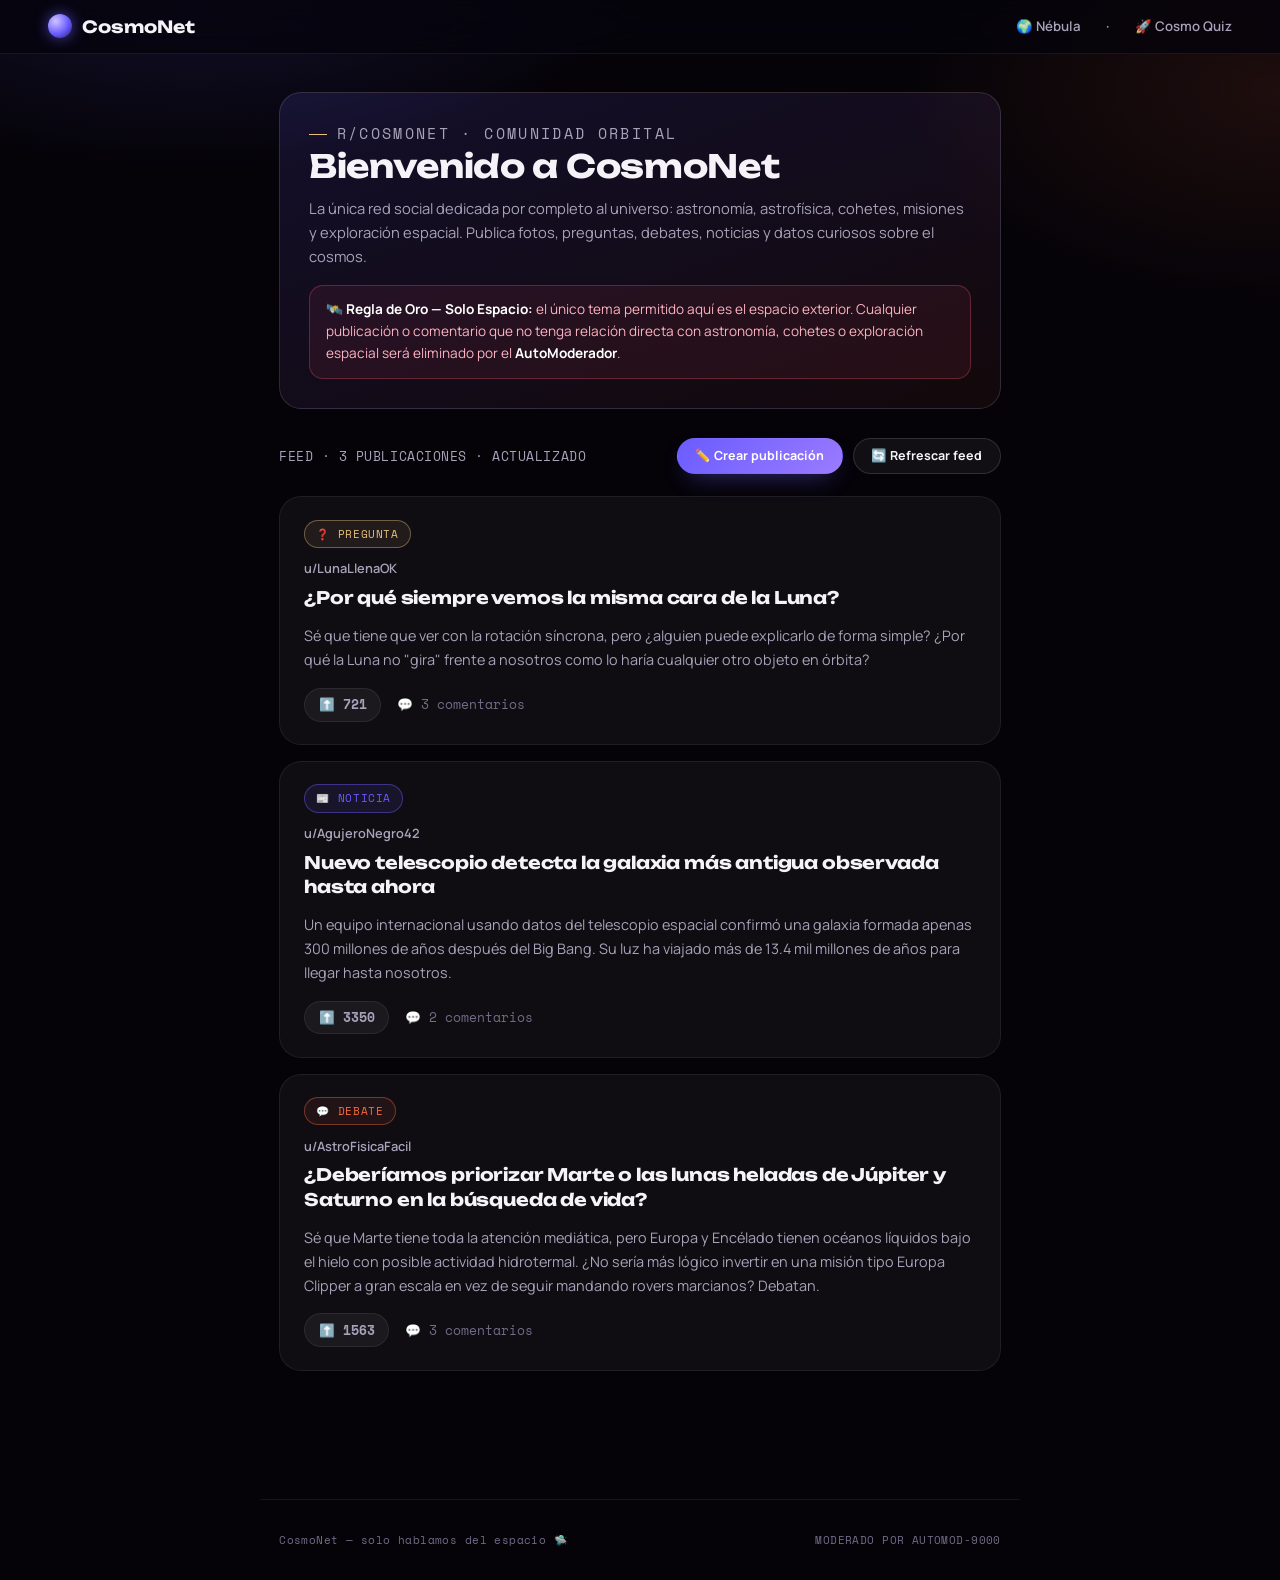
<file: cosmonet.html>
<!DOCTYPE html>
<html lang="es">
<head>
<meta charset="UTF-8">
<meta name="viewport" content="width=device-width, initial-scale=1.0">
<title>CosmoNet — La red social del espacio</title>
<meta name="description" content="CosmoNet: una comunidad tipo Reddit dedicada única y exclusivamente al espacio exterior.">
<link rel="icon" href="data:image/svg+xml,%3Csvg xmlns='http://www.w3.org/2000/svg' viewBox='0 0 100 100'%3E%3Ccircle cx='50' cy='50' r='45' fill='%236a5cff'/%3E%3C/svg%3E">
<link rel="preconnect" href="https://fonts.googleapis.com">
<link rel="preconnect" href="https://fonts.gstatic.com" crossorigin>
<link href="https://fonts.googleapis.com/css2?family=Cormorant+Garamond:ital,wght@0,500;0,600;1,500;1,600&family=Manrope:wght@400;500;600;700;800&family=Space+Mono:wght@400;700&family=Unbounded:wght@500;700;900&display=swap" rel="stylesheet">
<style>
  :root{
    --void:#050308;
    --void-2:#0a0714;
    --void-3:#130e24;
    --surface: rgba(255,255,255,0.045);
    --surface-strong: rgba(255,255,255,0.09);
    --line: rgba(255,255,255,0.13);
    --line-soft: rgba(255,255,255,0.07);
    --ink:#f5f3f7;
    --ink-dim:#a8a3ba;
    --ink-faint:#726c88;
    --indigo:#6a5cff;
    --violet:#9b7bff;
    --ember:#ff6a3d;
    --gold:#e8c07d;
    --teal:#33c9b0;
    --danger:#ff5470;
    --gold-dim: rgba(232,192,125,0.4);
    --radius-lg: 22px;
    --radius-full: 999px;
    --ease: cubic-bezier(.16,1,.3,1);
  }

  *{ box-sizing:border-box; }
  html{ scroll-behavior:smooth; }
  a{ color:inherit; text-decoration:none; }

  body{
    margin:0;
    background: var(--void);
    color: var(--ink);
    font-family: 'Manrope', -apple-system, BlinkMacSystemFont, sans-serif;
    -webkit-font-smoothing:antialiased;
    min-height:100vh;
  }

  body::before{
    content:'';
    position:fixed; inset:0; z-index:0; pointer-events:none;
    background:
      radial-gradient(ellipse 60vw 40vh at 15% -5%, rgba(106,92,255,0.16), transparent 60%),
      radial-gradient(ellipse 50vw 40vh at 100% 10%, rgba(255,106,61,0.10), transparent 60%),
      var(--void);
  }

  ::selection{ background: var(--indigo); color:#fff; }

  h1,h2,h3{ font-family:'Unbounded', sans-serif; font-weight:700; letter-spacing:-0.01em; margin:0; }
  .mono{ font-family:'Space Mono', monospace; }

  /* ---------- BUTTONS ---------- */
  .btn{
    position:relative;
    display:inline-flex; align-items:center; justify-content:center; gap:0.4rem;
    height:44px; padding:0 1.4rem;
    border-radius:var(--radius-full);
    font-family:'Manrope',sans-serif;
    font-size:0.85rem; font-weight:700;
    white-space:nowrap;
    border:1px solid transparent;
    cursor:pointer;
    transition: transform .3s var(--ease), background-color .3s var(--ease), border-color .3s var(--ease);
  }
  .btn:active{ transform:scale(0.96); }
  .btn-fill{ background:var(--ink); color:#0b0716; }
  .btn-fill:hover{ background:#fff; }
  .btn-accent{ background: linear-gradient(135deg, var(--indigo), var(--violet)); color:#fff; box-shadow:0 10px 24px -12px rgba(106,92,255,0.7); }
  .btn-accent:hover{ transform:translateY(-2px); }
  .btn-outline{
    background:rgba(255,255,255,0.05);
    border-color:var(--line);
    color:var(--ink);
  }
  .btn-outline:hover{ background:rgba(255,255,255,0.12); border-color:rgba(255,255,255,0.35); }
  .btn-sm{ height:36px; padding:0 1.1rem; font-size:0.78rem; }
  .btn:disabled{ opacity:0.45; cursor:not-allowed; transform:none !important; }

  /* ---------- NAV ---------- */
  .nav{
    position:sticky; top:0; z-index:200;
    display:flex; align-items:center; justify-content:space-between;
    padding:0.9rem clamp(1.2rem, 4vw, 3rem);
    background:rgba(6,4,12,0.82);
    backdrop-filter:blur(20px) saturate(160%);
    -webkit-backdrop-filter:blur(20px) saturate(160%);
    border-bottom:1px solid var(--line-soft);
  }
  .nav-brand{
    display:flex; align-items:center; gap:0.6rem;
    font-family:'Unbounded', sans-serif; font-weight:700; font-size:1.05rem;
  }
  .nav-mark{
    width:24px; height:24px; border-radius:50%;
    background: radial-gradient(circle at 32% 30%, #cfc4ff, var(--indigo) 55%, #241a5c 100%);
    box-shadow:0 0 16px -2px var(--indigo);
  }
  .nav-links{ display:flex; align-items:center; gap:1.6rem; font-size:0.83rem; font-weight:600; color:var(--ink-dim); }
  .nav-links a{ transition:color .25s var(--ease); }
  .nav-links a:hover{ color:var(--ink); }
  .nav-links a.home-link{ display:flex; align-items:center; gap:0.35rem; }
  @media (max-width: 640px){ .nav-links span.sep{ display:none; } }

  main{ position:relative; z-index:1; max-width:760px; margin:0 auto; padding: 2.4rem 1.2rem 6rem; }

  /* ---------- INTRO / RULE BANNER ---------- */
  .intro{
    background: linear-gradient(160deg, rgba(106,92,255,0.14), rgba(255,106,61,0.06));
    border:1px solid var(--line);
    border-radius:var(--radius-lg);
    padding:1.8rem 1.8rem;
    margin-bottom:1.8rem;
  }
  .intro-eyebrow{
    font-family:'Space Mono', monospace; font-size:11px; letter-spacing:0.16em; text-transform:uppercase;
    color:var(--gold); display:flex; align-items:center; gap:0.6rem; margin-bottom:0.7rem;
  }
  .intro-eyebrow::before{ content:''; width:18px; height:1px; background:var(--gold); }
  .intro h1{ font-size:clamp(1.5rem, 4vw, 2rem); margin-bottom:0.6rem; }
  .intro p{ color:var(--ink-dim); font-size:0.92rem; line-height:1.65; margin:0; }
  .intro .rule{
    margin-top:1rem; padding:0.85rem 1rem;
    background:rgba(255,84,112,0.08); border:1px solid rgba(255,84,112,0.3);
    border-radius:14px; font-size:0.85rem; color:#ffb4c2; line-height:1.6;
  }
  .intro .rule b{ color:#fff; }

  /* ---------- TOOLBAR ---------- */
  .toolbar{
    display:flex; align-items:center; justify-content:space-between; gap:1rem;
    margin-bottom:1.4rem; flex-wrap:wrap;
  }
  .toolbar-title{ font-size:0.82rem; color:var(--ink-dim); font-family:'Space Mono',monospace; letter-spacing:0.04em; }
  .toolbar-actions{ display:flex; gap:0.6rem; flex-wrap:wrap; }

  /* ---------- FEED ---------- */
  .feed-list{ display:flex; flex-direction:column; gap:1rem; }

  .post-card{
    background: var(--surface);
    border:1px solid var(--line-soft);
    border-radius:var(--radius-lg);
    padding:1.4rem 1.5rem;
    cursor:pointer;
    transition: background .3s var(--ease), border-color .3s var(--ease), transform .3s var(--ease);
  }
  .post-card:hover{ background:var(--surface-strong); border-color:var(--line); transform:translateY(-2px); }

  .tag{
    display:inline-flex; align-items:center; gap:0.35rem;
    font-family:'Space Mono', monospace; font-size:10.5px; letter-spacing:0.06em; text-transform:uppercase;
    padding:0.32rem 0.7rem; border-radius:var(--radius-full);
    border:1px solid;
  }
  .tag.cat-Fotografia{ color:var(--violet); border-color:rgba(155,123,255,0.4); background:rgba(155,123,255,0.08); }
  .tag.cat-Pregunta{ color:var(--gold); border-color:rgba(232,192,125,0.4); background:rgba(232,192,125,0.08); }
  .tag.cat-Debate{ color:var(--ember); border-color:rgba(255,106,61,0.4); background:rgba(255,106,61,0.08); }
  .tag.cat-Noticia{ color:var(--indigo); border-color:rgba(106,92,255,0.45); background:rgba(106,92,255,0.1); }
  .tag.cat-DatoCurioso{ color:var(--teal); border-color:rgba(51,201,176,0.4); background:rgba(51,201,176,0.08); }

  .post-meta{ display:flex; align-items:center; gap:0.6rem; margin-top:0.7rem; }
  .post-author{ font-size:0.8rem; color:var(--ink-dim); font-weight:600; }
  .post-title{ font-size:1.08rem; margin:0.55rem 0 0.4rem; line-height:1.4; }
  .post-content{ font-size:0.9rem; color:var(--ink-dim); line-height:1.65; }
  .post-content.image-desc{
    font-style:italic; color:var(--ink-dim);
    border-left:2px solid var(--line); padding-left:0.9rem;
  }

  .post-footer{ display:flex; align-items:center; gap:1rem; margin-top:1rem; }
  .vote-btn{
    display:flex; align-items:center; gap:0.4rem;
    background:rgba(255,255,255,0.05); border:1px solid var(--line-soft);
    border-radius:var(--radius-full); padding:0.4rem 0.85rem;
    font-family:'Space Mono', monospace; font-size:0.8rem; font-weight:700;
    color:var(--ink-dim); cursor:pointer; transition:all .25s var(--ease);
  }
  .vote-btn:hover{ border-color:var(--gold-dim); color:var(--gold); background:rgba(232,192,125,0.08); }
  .vote-btn.voted{ color:var(--gold); border-color:var(--gold-dim); background:rgba(232,192,125,0.12); }
  .comment-count{ font-family:'Space Mono', monospace; font-size:0.8rem; color:var(--ink-faint); }

  /* ---------- MODAL OVERLAY ---------- */
  .overlay{
    position:fixed; inset:0; z-index:500;
    background:rgba(3,2,8,0.78);
    backdrop-filter:blur(6px);
    display:none; align-items:flex-start; justify-content:center;
    padding: 4vh 1.2rem; overflow-y:auto;
  }
  .overlay.open{ display:flex; }
  .modal{
    background: var(--void-3);
    border:1px solid var(--line);
    border-radius:var(--radius-lg);
    max-width:620px; width:100%;
    padding:1.8rem;
    animation: pop .35s var(--ease);
  }
  @keyframes pop{ from{ opacity:0; transform:translateY(14px) scale(0.98);} to{ opacity:1; transform:none; } }
  .modal-head{ display:flex; align-items:center; justify-content:space-between; margin-bottom:1.2rem; }
  .modal-close{
    background:none; border:none; color:var(--ink-dim); font-size:1.3rem; cursor:pointer; line-height:1;
    width:32px; height:32px; border-radius:50%; display:flex; align-items:center; justify-content:center;
  }
  .modal-close:hover{ background:rgba(255,255,255,0.08); color:var(--ink); }

  /* ---------- POST DETAIL ---------- */
  .detail-post .post-title{ font-size:1.3rem; }
  .detail-post .post-content{ font-size:0.96rem; margin-top:0.4rem; }
  .comments-section{ margin-top:1.6rem; border-top:1px solid var(--line-soft); padding-top:1.4rem; }
  .comments-section h3{ font-size:0.95rem; margin-bottom:1rem; color:var(--ink-dim); font-family:'Manrope',sans-serif; font-weight:700; }
  .comment{ padding:0.85rem 0; border-bottom:1px solid var(--line-soft); }
  .comment:last-child{ border-bottom:none; }
  .comment-author{ font-size:0.82rem; font-weight:700; color:var(--violet); }
  .comment-author.self{ color:var(--gold); }
  .comment-text{ font-size:0.88rem; color:var(--ink-dim); line-height:1.6; margin-top:0.25rem; }

  .reply-box{ margin-top:1.2rem; display:flex; flex-direction:column; gap:0.7rem; }
  textarea, input[type=text], select{
    width:100%; background:rgba(255,255,255,0.04); border:1px solid var(--line);
    border-radius:12px; padding:0.75rem 0.9rem; color:var(--ink); font-family:'Manrope',sans-serif;
    font-size:0.9rem; resize:vertical; outline:none; transition:border-color .25s var(--ease);
  }
  textarea:focus, input[type=text]:focus, select:focus{ border-color:var(--violet); }
  label{ font-family:'Space Mono',monospace; font-size:11px; letter-spacing:0.06em; text-transform:uppercase; color:var(--ink-faint); }
  .field{ display:flex; flex-direction:column; gap:0.4rem; margin-bottom:1rem; }

  /* ---------- AUTOMOD ---------- */
  .automod{
    display:none;
    margin-top:0.9rem;
    padding:1rem 1.1rem;
    background:rgba(255,84,112,0.1);
    border:1px solid rgba(255,84,112,0.4);
    border-radius:14px;
  }
  .automod.show{ display:flex; gap:0.7rem; align-items:flex-start; animation:shake .4s var(--ease); }
  @keyframes shake{ 0%,100%{ transform:translateX(0);} 25%{ transform:translateX(-4px);} 75%{ transform:translateX(4px);} }
  .automod-icon{ font-size:1.2rem; }
  .automod b{ color:#ffb4c2; display:block; margin-bottom:0.2rem; font-size:0.85rem; }
  .automod span{ font-size:0.82rem; color:#e8b8c2; line-height:1.55; display:block; }

  .fab{
    position:fixed; right:1.4rem; bottom:1.4rem; z-index:150;
  }

  .empty-hint{ text-align:center; color:var(--ink-faint); font-size:0.85rem; padding:3rem 1rem; }

  footer.foot{
    max-width:760px; margin:2rem auto 0; padding:2rem 1.2rem;
    border-top:1px solid var(--line-soft);
    display:flex; justify-content:space-between; align-items:center; flex-wrap:wrap; gap:1rem;
    font-family:'Space Mono', monospace; font-size:10.5px; color:var(--ink-faint); letter-spacing:0.04em;
  }

  @media (max-width:600px){
    .nav-links{ gap:1rem; }
    .toolbar{ flex-direction:column; align-items:flex-start; }
  }
</style>
</head>
<body>

<nav class="nav">
  <a href="index.html" class="nav-brand"><span class="nav-mark"></span>CosmoNet</a>
  <div class="nav-links">
    <a href="index.html" class="home-link">🌍 Nébula</a>
    <span class="sep">·</span>
    <a href="cosmo-quiz.html">🚀 Cosmo Quiz</a>
  </div>
</nav>

<main>

  <div class="intro">
    <p class="intro-eyebrow">r/CosmoNet · Comunidad orbital</p>
    <h1>Bienvenido a CosmoNet</h1>
    <p>La única red social dedicada por completo al universo: astronomía, astrofísica, cohetes, misiones y exploración espacial. Publica fotos, preguntas, debates, noticias y datos curiosos sobre el cosmos.</p>
    <div class="rule">
      🛰️ <b>Regla de Oro — Solo Espacio:</b> el único tema permitido aquí es el espacio exterior. Cualquier publicación o comentario que no tenga relación directa con astronomía, cohetes o exploración espacial será eliminado por el <b>AutoModerador</b>.
    </div>
  </div>

  <div class="toolbar">
    <span class="toolbar-title" id="feedStamp">FEED · CARGANDO…</span>
    <div class="toolbar-actions">
      <button class="btn btn-accent btn-sm" id="btnCreate">✏️ Crear publicación</button>
      <button class="btn btn-outline btn-sm" id="btnRefresh">🔄 Refrescar feed</button>
    </div>
  </div>

  <div class="feed-list" id="feedList"></div>

</main>

<footer class="foot">
  <span>CosmoNet — solo hablamos del espacio 🛸</span>
  <span>MODERADO POR AUTOMOD-9000</span>
</footer>

<!-- Create Post Modal -->
<div class="overlay" id="createOverlay">
  <div class="modal">
    <div class="modal-head">
      <h2>Crear publicación</h2>
      <button class="modal-close" id="closeCreate">✕</button>
    </div>
    <div class="field">
      <label>Categoría</label>
      <select id="newCategory">
        <option value="Fotografia">📷 Fotografía</option>
        <option value="Pregunta">❓ Pregunta</option>
        <option value="Debate">💬 Debate</option>
        <option value="Noticia">📰 Noticia</option>
        <option value="DatoCurioso">✨ Dato Curioso</option>
      </select>
    </div>
    <div class="field">
      <label>Título</label>
      <input type="text" id="newTitle" placeholder="Ej: Capté una tormenta de meteoros anoche...">
    </div>
    <div class="field">
      <label>Contenido</label>
      <textarea id="newContent" rows="4" placeholder="Describe tu foto, pregunta, teoría o noticia sobre el espacio..."></textarea>
    </div>
    <div class="automod" id="createAutomod">
      <span class="automod-icon">🤖</span>
      <div>
        <b>AutoModerador ha eliminado tu publicación</b>
        <span id="createAutomodMsg"></span>
      </div>
    </div>
    <div style="margin-top:1.2rem; display:flex; gap:0.7rem; justify-content:flex-end;">
      <button class="btn btn-outline btn-sm" id="cancelCreate">Cancelar</button>
      <button class="btn btn-accent btn-sm" id="submitCreate">Publicar</button>
    </div>
  </div>
</div>

<!-- Post Detail Modal -->
<div class="overlay" id="detailOverlay">
  <div class="modal">
    <div class="modal-head">
      <span class="toolbar-title">PUBLICACIÓN</span>
      <button class="modal-close" id="closeDetail">✕</button>
    </div>
    <div id="detailBody"></div>
  </div>
</div>

<script>
(function(){
  // ---------------- DATA ----------------
  const USERNAMES = [
    'u/CazadorDeCometas','u/SaganFan99','u/AstroFisicaFacil','u/OrbitaExtrana',
    'u/NebulosaViajera','u/CapitanKepler','u/LunaLlenaOK','u/ExoplanetaX',
    'u/RoverMartis','u/PolvoDeEstrellas','u/HubbleForever','u/CosmosCurioso',
    'u/VoyagerFan','u/AgujeroNegro42','u/GalaxiaLejana','u/TelescopioCasero'
  ];

  const REACTION_POOL = [
    { author:'u/NebulosaViajera', text:'Increíble aporte, esto es justo lo que me gusta ver en este sub. ¡Gracias por compartir!' },
    { author:'u/CapitanKepler', text:'¿Tienes fuente o instrumento usado? Me encantaría replicar esto.' },
    { author:'u/PolvoDeEstrellas', text:'El espacio nunca deja de sorprenderme. Publicaciones como esta son las que hacen grande a CosmoNet.' },
    { author:'u/CosmosCurioso', text:'Esto me recuerda a un dato que leí sobre la escala del universo. Todo está conectado ahí afuera.' },
    { author:'u/HubbleForever', text:'Guardado para releer con calma. Excelente publicación sobre el cosmos.' },
    { author:'u/ExoplanetaX', text:'¿Alguien más piensa que esto merece ir directo a los favoritos del sub?' }
  ];

  const POST_POOL = [
    {
      category:'Fotografia',
      author:'u/CazadorDeCometas',
      title:'Capturé esto anoche con mi telescopio casero, ¡no puedo creer el detalle!',
      content:'[Imagen ligeramente granulada tomada con un telescopio reflector de 200mm: la Nebulosa de Orión (M42) mostrando tonos violáceos y rosados en el centro, con un halo azulado tenue de gas ionizado extendiéndose hacia los bordes. Se distinguen cuatro estrellas jóvenes agrupadas en el núcleo, el Trapecio.]',
      isImage:true,
      upvotes:2847, comments:[
        { author:'u/SaganFan99', text:'El Trapecio se ve nítido incluso desde un telescopio casero, gran trabajo con el enfoque.' },
        { author:'u/AstroFisicaFacil', text:'¿Cuánto tiempo de exposición usaste? Los tonos violáceos están espectaculares.' },
        { author:'u/OrbitaExtrana', text:'M42 siempre es agradecida con equipos pequeños, es de mis objetivos favoritos para principiantes.' }
      ]
    },
    {
      category:'Debate',
      author:'u/AstroFisicaFacil',
      title:'¿Deberíamos priorizar Marte o las lunas heladas de Júpiter y Saturno en la búsqueda de vida?',
      content:'Sé que Marte tiene toda la atención mediática, pero Europa y Encélado tienen océanos líquidos bajo el hielo con posible actividad hidrotermal. ¿No sería más lógico invertir en una misión tipo Europa Clipper a gran escala en vez de seguir mandando rovers marcianos? Debatan.',
      upvotes:1563, comments:[
        { author:'u/CazadorDeCometas', text:'Europa tiene mejores condiciones químicas, pero Marte es mucho más accesible logísticamente. Es un balance costo-beneficio.' },
        { author:'u/RoverMartis', text:'Como fan de los rovers, discrepo: Marte todavía no lo hemos explorado ni al 1%. Encélado puede esperar una década más.' },
        { author:'u/GalaxiaLejana', text:'¿Por qué no ambos? La NASA y la ESA ya coordinan misiones paralelas, no es excluyente.' }
      ]
    },
    {
      category:'Noticia',
      author:'u/SaganFan99',
      title:'SE CONFIRMA: nueva ventana de lanzamiento para la misión de retorno de muestras de Marte',
      content:'La agencia acaba de anunciar que ajustaron la trayectoria de reentrada y el cohete portador ya pasó las pruebas de vibración. Se espera que las muestras recolectadas por Perseverance lleguen a la Tierra antes de lo previsto originalmente. Esto podría ser el primer paso hacia confirmar o descartar vida microbiana pasada en Marte.',
      upvotes:4102, comments:[
        { author:'u/TelescopioCasero', text:'Llevo años esperando esta noticia, ojalá esta vez no haya retrasos presupuestarios.' },
        { author:'u/ExoplanetaX', text:'El cápsulas de reentrada siempre es la parte más tensa de estas misiones.' }
      ]
    },
    {
      category:'DatoCurioso',
      author:'u/OrbitaExtrana',
      title:'Un día en Venus dura más que un año en Venus',
      content:'Venus tarda 243 días terrestres en rotar sobre su propio eje, pero solo 225 días en orbitar al Sol. Además, gira en sentido retrógrado (al revés que la mayoría de los planetas), por lo que si pudieras sobrevivir ahí, verías salir el sol por el oeste.',
      upvotes:980, comments:[
        { author:'u/CosmosCurioso', text:'Y encima su atmósfera es tan densa que un día "despejado" allí seguiría siendo naranja opaco.' },
        { author:'u/VoyagerFan', text:'Dato curioso extra: la sonda Magallanes cartografió el 98% de su superficie con radar por culpa de esas nubes.' }
      ]
    },
    {
      category:'Pregunta',
      author:'u/LunaLlenaOK',
      title:'¿Por qué siempre vemos la misma cara de la Luna?',
      content:'Sé que tiene que ver con la rotación síncrona, pero ¿alguien puede explicarlo de forma simple? ¿Por qué la Luna no "gira" frente a nosotros como lo haría cualquier otro objeto en órbita?',
      upvotes:721, comments:[
        { author:'u/CapitanKepler', text:'La Luna sí rota, pero su periodo de rotación es exactamente igual a su periodo orbital (~27.3 días), así que siempre nos muestra la misma cara. Se llama acoplamiento de marea.' },
        { author:'u/HubbleForever', text:'Es un efecto gravitacional acumulado durante millones de años. La Tierra hizo lo mismo, frenando la rotación lunar poco a poco.' },
        { author:'u/PolvoDeEstrellas', text:'Por eso la "cara oculta" solo la hemos visto con sondas, nunca a simple vista desde la Tierra.' }
      ]
    },
    {
      category:'Noticia',
      author:'u/AgujeroNegro42',
      title:'Nuevo telescopio detecta la galaxia más antigua observada hasta ahora',
      content:'Un equipo internacional usando datos del telescopio espacial confirmó una galaxia formada apenas 300 millones de años después del Big Bang. Su luz ha viajado más de 13.4 mil millones de años para llegar hasta nosotros.',
      upvotes:3350, comments:[
        { author:'u/GalaxiaLejana', text:'Cada vez que anuncian una de estas rompen el récord anterior por semanas. Es una carrera fascinante.' },
        { author:'u/ExoplanetaX', text:'Literalmente estamos viendo el pasado del universo en tiempo real, sigue sin dejar de asombrarme.' }
      ]
    },
    {
      category:'Fotografia',
      author:'u/VoyagerFan',
      title:'Comparación: el mismo cúmulo estelar visto con luz visible vs infrarroja',
      content:'[Panel dividido en dos imágenes del mismo cúmulo estelar: a la izquierda, luz visible mostrando estrellas azules brillantes rodeadas de polvo oscuro que bloquea la vista; a la derecha, luz infrarroja penetrando el polvo y revelando cientos de estrellas jóvenes ocultas antes invisibles.]',
      isImage:true,
      upvotes:1902, comments:[
        { author:'u/TelescopioCasero', text:'El infrarrojo cambia completamente la lectura del campo estelar, es como ver una fotografía secreta.' },
        { author:'u/AstroFisicaFacil', text:'Esto demuestra por qué combinar instrumentos es tan valioso para la astronomía moderna.' }
      ]
    },
    {
      category:'DatoCurioso',
      author:'u/RoverMartis',
      title:'En Marte los atardeceres son azules',
      content:'Al contrario que en la Tierra, en Marte el polvo fino en suspensión dispersa la luz de tal forma que el cielo diurno es anaranjado, pero durante el atardecer se torna azulado alrededor del Sol. Las cámaras de Curiosity y Perseverance lo han fotografiado varias veces.',
      upvotes:2210, comments:[
        { author:'u/LunaLlenaOK', text:'Vi esas fotos, es un efecto precioso y totalmente contraintuitivo la primera vez que lo lees.' },
        { author:'u/CosmosCurioso', text:'La física de dispersión de partículas finas es literalmente al revés que en la atmósfera terrestre.' }
      ]
    }
  ];

  const IMAGE_REACTIONS = [
    { author:'u/HubbleForever', text:'La resolución de esta captura es impresionante, ¿la procesaste tú mismo?' },
    { author:'u/GalaxiaLejana', text:'El contraste de colores en esta imagen del espacio es precioso, gracias por compartirlo aquí.' }
  ];
  const TEXT_REACTIONS = [
    { author:'u/CapitanKepler', text:'Muy buen punto sobre el tema, me hace pensar distinto sobre la exploración espacial.' },
    { author:'u/PolvoDeEstrellas', text:'Justo el tipo de discusión astronómica que busco en este sub, gracias por publicarlo.' }
  ];

  // ---------------- MODERATION ----------------
  const SPACE_KEYWORDS = [
    'espacio','espacial','cosmos','cosmico','cosmica','universo','galaxia','galaxias','estrella','estrellas',
    'planeta','planetas','luna','lunar','marte','marciano','venus','jupiter','saturno','urano','neptuno',
    'mercurio','pluton','cometa','asteroide','asteroides','meteorito','meteoro','meteoros','nebulosa',
    'agujero negro','supernova','telescopio','hubble','webb','jwst','nasa','esa','spacex','roscosmos',
    'cohete','cohetes','satelite','satelites','orbita','orbital','astronauta','astronautas','cosmonauta',
    'iss','estacion espacial','exoplaneta','exoplanetas','via lactea','big bang','materia oscura',
    'energia oscura','sol','solar','eclipse','aurora boreal','gravedad','gravitacional','astrofisica',
    'astronomia','astronomo','astronoma','lanzamiento','mision espacial','europa','encelado','titan',
    'kuiper','cinturon de asteroides','radiacion cosmica','exploracion espacial','rover','sonda',
    'artemis','apolo','gemini','starship','falcon','año luz','anos luz','parsec','constelacion',
    'zodiaco','cuasar','pulsar','enana blanca','gigante roja','cumulo estelar','relatividad',
    'einstein','kepler','copernico','galileo','sagan','hawking','ovni','extraterrestre','alienigena',
    'seti','cielo estrellado','cielo nocturno','planetario','observatorio','cometas','ison',
    'perseverance','curiosity','voyager','cassini','tierra','atmosfera','meteorologia espacial'
  ];

  function normalize(str){
    return str.toLowerCase().normalize('NFD').replace(/[̀-ͯ]/g,'');
  }
  function isSpaceRelated(text){
    const n = normalize(text);
    return SPACE_KEYWORDS.some(k => n.includes(k));
  }

  const REJECTIONS = [
    'Esto no tiene relación directa con el espacio. Recuerda: en r/CosmoNet solo hablamos de astronomía, cohetes y exploración espacial.',
    'Tu contenido fue marcado como fuera de tema. Menciona planetas, estrellas, misiones espaciales o algo relacionado con el cosmos para poder publicarlo.',
    'No detecté ningún término relacionado con el universo en tu publicación. Edítala e inténtalo de nuevo.'
  ];
  function randomRejection(){ return REJECTIONS[Math.floor(Math.random()*REJECTIONS.length)]; }

  // ---------------- STATE ----------------
  let posts = [];
  let nextId = 1;
  let userVoted = new Set();
  let activeDetailId = null;

  function shuffledSample(arr, n){
    const copy = arr.slice();
    for(let i=copy.length-1;i>0;i--){
      const j = Math.floor(Math.random()*(i+1));
      [copy[i],copy[j]] = [copy[j],copy[i]];
    }
    return copy.slice(0, n);
  }

  function categoryLabel(cat){
    return { Fotografia:'📷 Fotografía', Pregunta:'❓ Pregunta', Debate:'💬 Debate', Noticia:'📰 Noticia', DatoCurioso:'✨ Dato Curioso' }[cat] || cat;
  }

  function loadFeed(){
    const picks = shuffledSample(POST_POOL, 3 + (Math.random() < 0.5 ? 1 : 0));
    posts = picks.map(p => ({
      id: nextId++,
      category: p.category,
      author: p.author,
      title: p.title,
      content: p.content,
      isImage: !!p.isImage,
      upvotes: p.upvotes,
      comments: p.comments.map(c => ({ author:c.author, text:c.text }))
    }));
    document.getElementById('feedStamp').textContent = 'FEED · ' + posts.length + ' PUBLICACIONES · ACTUALIZADO';
    renderFeed();
  }

  function renderFeed(){
    const list = document.getElementById('feedList');
    if(posts.length === 0){
      list.innerHTML = '<div class="empty-hint">No hay publicaciones. Refresca el feed o crea la primera.</div>';
      return;
    }
    list.innerHTML = posts.map(post => renderPostCard(post)).join('');
    list.querySelectorAll('.post-card').forEach(el => {
      el.addEventListener('click', (e) => {
        if(e.target.closest('.vote-btn')) return;
        openDetail(Number(el.dataset.id));
      });
    });
    list.querySelectorAll('.vote-btn').forEach(el => {
      el.addEventListener('click', (e) => {
        e.stopPropagation();
        toggleVote(Number(el.dataset.id));
      });
    });
  }

  function renderPostCard(post){
    const voted = userVoted.has(post.id);
    return `
      <article class="post-card" data-id="${post.id}">
        <span class="tag cat-${post.category}">${categoryLabel(post.category)}</span>
        <div class="post-meta"><span class="post-author">${post.author}</span></div>
        <h2 class="post-title">${escapeHtml(post.title)}</h2>
        <p class="post-content ${post.isImage ? 'image-desc' : ''}">${escapeHtml(post.content)}</p>
        <div class="post-footer">
          <button class="vote-btn ${voted?'voted':''}" data-id="${post.id}">⬆️ ${(post.upvotes + (voted?1:0)).toLocaleString('es-ES')}</button>
          <span class="comment-count">💬 ${post.comments.length} comentarios</span>
        </div>
      </article>`;
  }

  function toggleVote(id){
    if(userVoted.has(id)) userVoted.delete(id); else userVoted.add(id);
    renderFeed();
    if(activeDetailId === id) renderDetail(id);
  }

  function escapeHtml(str){
    const div = document.createElement('div');
    div.textContent = str;
    return div.innerHTML;
  }

  // ---------------- DETAIL / COMMENTS ----------------
  function openDetail(id){
    activeDetailId = id;
    renderDetail(id);
    document.getElementById('detailOverlay').classList.add('open');
  }
  function closeDetail(){
    document.getElementById('detailOverlay').classList.remove('open');
    activeDetailId = null;
  }

  function renderDetail(id){
    const post = posts.find(p => p.id === id);
    if(!post) return;
    const voted = userVoted.has(id);
    const body = document.getElementById('detailBody');
    body.innerHTML = `
      <div class="detail-post">
        <span class="tag cat-${post.category}">${categoryLabel(post.category)}</span>
        <div class="post-meta"><span class="post-author">${post.author}</span></div>
        <h2 class="post-title">${escapeHtml(post.title)}</h2>
        <p class="post-content ${post.isImage ? 'image-desc' : ''}">${escapeHtml(post.content)}</p>
        <div class="post-footer">
          <button class="vote-btn ${voted?'voted':''}" id="detailVoteBtn">⬆️ ${(post.upvotes + (voted?1:0)).toLocaleString('es-ES')}</button>
          <span class="comment-count">💬 ${post.comments.length} comentarios</span>
        </div>
      </div>
      <div class="comments-section">
        <h3>Comentarios</h3>
        <div id="commentsList">
          ${post.comments.map(c => `
            <div class="comment">
              <span class="comment-author ${c.author==='u/Tú'?'self':''}">${c.author}</span>
              <p class="comment-text">${escapeHtml(c.text)}</p>
            </div>`).join('')}
        </div>
        <div class="reply-box">
          <label>Añade tu comentario</label>
          <textarea id="newCommentText" rows="3" placeholder="Comparte tu opinión sobre esta publicación espacial..."></textarea>
          <div class="automod" id="commentAutomod">
            <span class="automod-icon">🤖</span>
            <div>
              <b>AutoModerador ha eliminado tu comentario</b>
              <span id="commentAutomodMsg"></span>
            </div>
          </div>
          <div style="display:flex; justify-content:flex-end;">
            <button class="btn btn-accent btn-sm" id="submitComment">Comentar</button>
          </div>
        </div>
      </div>
    `;
    document.getElementById('detailVoteBtn').addEventListener('click', () => toggleVote(id));
    document.getElementById('submitComment').addEventListener('click', () => submitComment(id));
  }

  function submitComment(id){
    const post = posts.find(p => p.id === id);
    const textarea = document.getElementById('newCommentText');
    const text = textarea.value.trim();
    const automod = document.getElementById('commentAutomod');
    const automodMsg = document.getElementById('commentAutomodMsg');

    if(text.length === 0) return;

    if(!isSpaceRelated(text)){
      automodMsg.textContent = randomRejection();
      automod.classList.add('show');
      return;
    }

    automod.classList.remove('show');
    post.comments.push({ author:'u/Tú', text });
    renderDetail(id);
    renderFeed();

    setTimeout(() => {
      const reactionSource = post.isImage ? IMAGE_REACTIONS : REACTION_POOL;
      const reaction = reactionSource[Math.floor(Math.random()*reactionSource.length)];
      post.comments.push({ author: reaction.author, text: reaction.text });
      if(activeDetailId === id) renderDetail(id);
      renderFeed();
    }, 900);
  }

  // ---------------- CREATE POST ----------------
  function openCreate(){
    document.getElementById('createOverlay').classList.add('open');
    document.getElementById('newTitle').value = '';
    document.getElementById('newContent').value = '';
    document.getElementById('createAutomod').classList.remove('show');
  }
  function closeCreate(){
    document.getElementById('createOverlay').classList.remove('open');
  }

  function submitCreate(){
    const category = document.getElementById('newCategory').value;
    const title = document.getElementById('newTitle').value.trim();
    const content = document.getElementById('newContent').value.trim();
    const automod = document.getElementById('createAutomod');
    const automodMsg = document.getElementById('createAutomodMsg');

    if(title.length === 0 || content.length === 0){
      automodMsg.textContent = 'Completa el título y el contenido antes de publicar.';
      automod.classList.add('show');
      return;
    }

    const combined = title + ' ' + content;
    if(!isSpaceRelated(combined)){
      automodMsg.textContent = randomRejection();
      automod.classList.add('show');
      return;
    }

    automod.classList.remove('show');
    const isImage = category === 'Fotografia';
    const newPost = {
      id: nextId++,
      category, author: 'u/Tú',
      title, content, isImage,
      upvotes: 1,
      comments: []
    };
    posts.unshift(newPost);
    renderFeed();
    closeCreate();
    document.getElementById('feedStamp').textContent = 'FEED · ' + posts.length + ' PUBLICACIONES · ACTUALIZADO';

    setTimeout(() => {
      const reactionSource = isImage ? IMAGE_REACTIONS : TEXT_REACTIONS;
      const picks = shuffledSample(reactionSource.concat(REACTION_POOL), 2);
      picks.forEach(r => newPost.comments.push({ author:r.author, text:r.text }));
      renderFeed();
      if(activeDetailId === newPost.id) renderDetail(newPost.id);
    }, 1100);
  }

  // ---------------- WIRE UP ----------------
  document.getElementById('btnCreate').addEventListener('click', openCreate);
  document.getElementById('closeCreate').addEventListener('click', closeCreate);
  document.getElementById('cancelCreate').addEventListener('click', closeCreate);
  document.getElementById('submitCreate').addEventListener('click', submitCreate);
  document.getElementById('createOverlay').addEventListener('click', (e) => { if(e.target.id === 'createOverlay') closeCreate(); });

  document.getElementById('closeDetail').addEventListener('click', closeDetail);
  document.getElementById('detailOverlay').addEventListener('click', (e) => { if(e.target.id === 'detailOverlay') closeDetail(); });

  document.getElementById('btnRefresh').addEventListener('click', loadFeed);

  document.addEventListener('keydown', (e) => {
    if(e.key === 'Escape'){ closeCreate(); closeDetail(); }
  });

  loadFeed();
})();
</script>

</body>
</html>
</file>
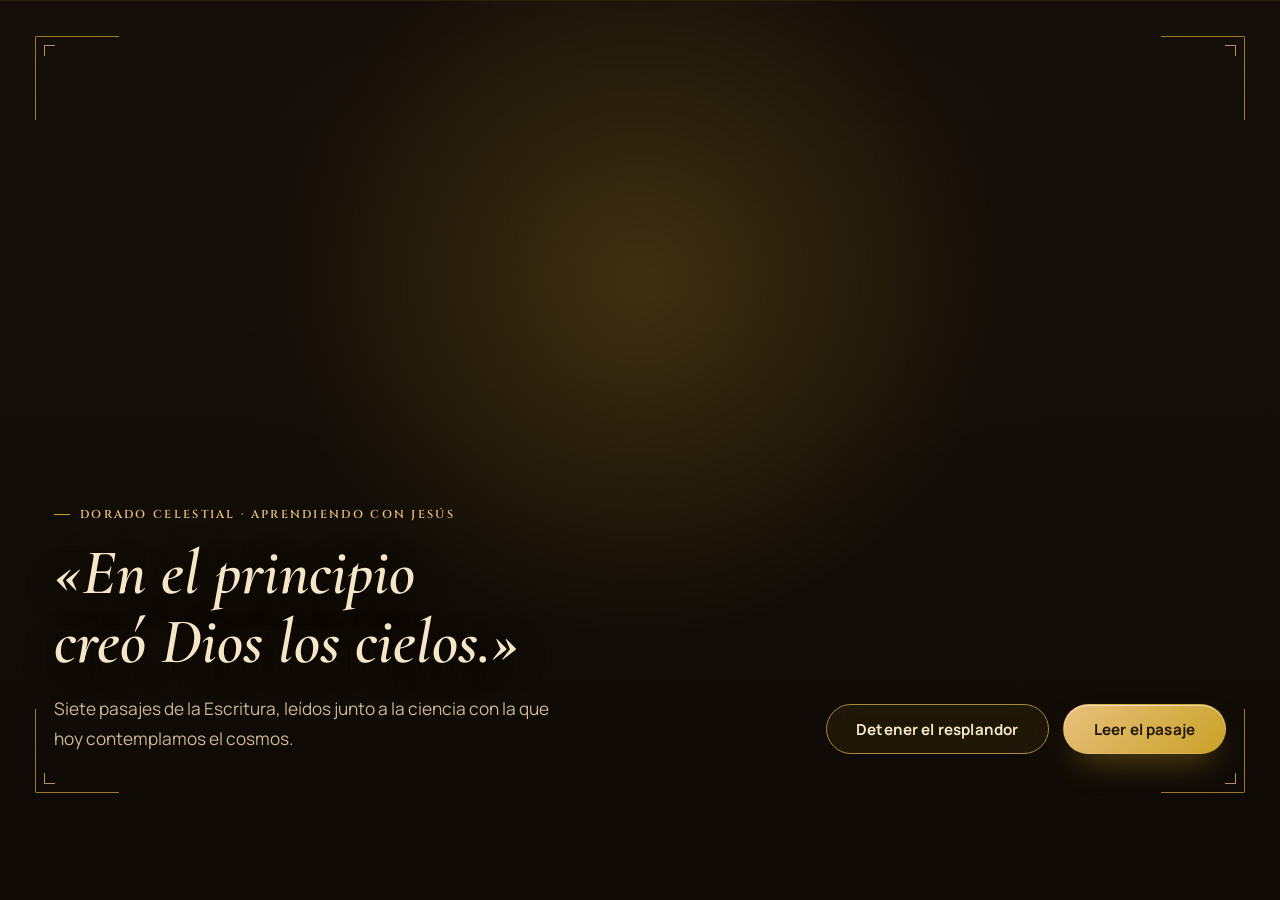
<file: santa-biblia-1-1.html>
<!DOCTYPE html>
<html lang="es">
<head>
<meta charset="UTF-8">
<meta name="viewport" content="width=device-width, initial-scale=1.0">
<title>Santa Biblia · Dorado Celestial</title>
<meta name="description" content="Siete pasajes de la Escritura leídos junto a la ciencia con la que hoy contemplamos el cosmos, presentados como una Biblia de cuero antiguo con letras de oro.">
<link rel="icon" href="data:image/svg+xml,%3Csvg xmlns='http://www.w3.org/2000/svg' viewBox='0 0 100 100'%3E%3Crect width='100' height='100' rx='14' fill='%231a120b'/%3E%3Cpath d='M50 22v56M28 50h44' stroke='%23c9a227' stroke-width='7' stroke-linecap='round'/%3E%3C/svg%3E">
<link rel="preconnect" href="https://fonts.googleapis.com">
<link rel="preconnect" href="https://fonts.gstatic.com" crossorigin>
<link href="https://fonts.googleapis.com/css2?family=Cinzel:wght@500;600;700&family=Cormorant+Garamond:ital,wght@0,500;0,600;0,700;1,500;1,600&family=Literata:ital,opsz,wght@0,18..144,400;0,18..144,500;0,18..144,600;1,18..144,400&family=Manrope:wght@400;500;600;700&family=Space+Mono:wght@400;700&display=swap" rel="stylesheet">
<!-- Si JavaScript está desactivado, la introducción animada se oculta de inmediato
     para no retrasar nunca el acceso al contenido principal. -->
<noscript><style>.introbible{ animation:none !important; opacity:0 !important; visibility:hidden !important; pointer-events:none !important; }</style></noscript>
<style>
  /* =====================================================================
     SANTA BIBLIA · DORADO CELESTIAL — capa visual
     Paleta y variables obligatorias del rediseño. Toda la lógica JS y la
     estructura de datos (BOOK_PAGES, eventos, IDs) permanece intacta:
     solo se sustituye la presentación (CSS) y algo de HTML decorativo.
     ===================================================================== */
  :root{
    --bg-dark:#1a120b;          /* cuero oscuro profundo */
    --bg-darker:#0f0a06;
    --surface:#24180f;
    --gold:#c9a227;
    --gold-light:#e8c07d;
    --gold-dim: rgba(201, 162, 39, 0.35);
    --ink:#f5e6c8;
    --ink-dim:#cbb894;
    --ink-faint:#8a7a5c;
    --border-ornate:#a68b3c;
    --cross-gold:#d4af37;

    /* tokens de soporte (heredados del sistema original, re-mapeados a la paleta de cuero) */
    --line: rgba(201,162,39,0.28);
    --line-soft: rgba(201,162,39,0.14);
    --radius-lg: 28px;
    --radius-md: 18px;
    --radius-full: 999px;
    --ease: cubic-bezier(.16,1,.3,1);

    /* tinta sobre pergamino (área de lectura) */
    --parchment-ink:#2c1c10;
    --parchment-ink-2:#1a1008;
    --parchment-label:#7a3524;
  }
  *{ box-sizing:border-box; margin:0; padding:0; }
  html{ scroll-behavior:smooth; background:var(--bg-darker); }
  body{
    background:var(--bg-darker);
    color:var(--ink);
    font-family:'Manrope',-apple-system,BlinkMacSystemFont,sans-serif;
    font-weight:400;
    overflow-x:hidden;
    -webkit-font-smoothing:antialiased;
  }
  img,canvas,video{ display:block; max-width:100%; }
  a{ color:inherit; text-decoration:none; }
  button{ font-family:inherit; cursor:pointer; background:none; border:none; }
  ::selection{ background:var(--gold); color:#1a120b; }
  .sr-only{ position:absolute; width:1px; height:1px; padding:0; margin:-1px; overflow:hidden; clip:rect(0,0,0,0); white-space:nowrap; border:0; }

  .wrap{ max-width:1280px; margin:0 auto; padding:0 clamp(1.2rem, 5vw, 3.4rem); }
  .reveal{ opacity:0; transform:translateY(28px); transition:opacity .9s var(--ease), transform .9s var(--ease); }
  .reveal.is-visible{ opacity:1; transform:none; }
  @media (prefers-reduced-motion: reduce){ .reveal{ transition:none; opacity:1; transform:none; } }

  .eyebrow{
    font-family:'Cinzel', serif;
    font-weight:600;
    font-size:11.5px;
    letter-spacing:0.2em;
    text-transform:uppercase;
    color:var(--gold-light);
    display:flex; align-items:center; gap:0.6rem;
  }
  .eyebrow::before{ content:''; width:16px; height:1px; background:var(--gold); }
  .serif-italic{ font-family:'Cormorant Garamond', serif; font-style:italic; font-weight:600; }
  .lede{ color:var(--ink-dim); font-size:1.08rem; line-height:1.75; max-width:46ch; font-weight:400; }

  /* ---------- BOTONES ---------- */
  .btn-row{ display:flex; gap:0.9rem; flex-wrap:wrap; align-items:center; }
  .btn{
    position:relative;
    display:inline-flex; align-items:center; justify-content:center;
    height:50px; padding:0 1.85rem;
    border-radius:var(--radius-full);
    font-family:'Manrope',sans-serif;
    font-size:0.95rem; font-weight:700; letter-spacing:0.01em;
    white-space:nowrap;
    isolation:isolate; overflow:hidden;
    -webkit-tap-highlight-color:transparent;
    transition: transform .45s var(--ease), background-color .4s var(--ease), border-color .4s var(--ease), box-shadow .4s var(--ease), color .4s var(--ease);
    border:1px solid transparent;
  }
  .btn::before{
    content:''; position:absolute; inset:0; z-index:-1; border-radius:inherit;
    background:linear-gradient(115deg, transparent 20%, rgba(255,255,255,0.45) 48%, transparent 76%);
    transform:translateX(-130%); opacity:0;
    transition:opacity .3s var(--ease);
  }
  .btn:hover::before{ opacity:0.5; transition:transform 1s var(--ease), opacity .3s var(--ease); transform:translateX(130%); }
  .btn:active{ transform:scale(0.955); transition-duration:.15s; }
  .btn:focus-visible{ outline:2px solid var(--gold-light); outline-offset:3px; }

  .btn-outline{
    background:rgba(201,162,39,0.08);
    border-color:var(--border-ornate);
    color:var(--ink);
    backdrop-filter: blur(16px) saturate(140%);
    -webkit-backdrop-filter: blur(16px) saturate(140%);
  }
  .btn-outline:hover{ background:rgba(201,162,39,0.16); border-color:var(--gold-light); transform:translateY(-2px); box-shadow:0 16px 30px -18px rgba(0,0,0,0.6); }

  .btn-gold{ background:linear-gradient(135deg,var(--gold-light),var(--gold)); color:#241708; box-shadow:0 1px 0 rgba(255,255,255,0.5) inset, 0 16px 34px -14px rgba(201,162,39,0.55); }
  .btn-gold:hover{ filter:brightness(1.08); transform:translateY(-2px); box-shadow:0 1px 0 rgba(255,255,255,0.6) inset, 0 22px 40px -14px rgba(201,162,39,0.7); }

  .btn-icon{
    width:44px;height:44px;border-radius:50%;
    display:inline-flex;align-items:center;justify-content:center;
    background:rgba(201,162,39,0.08); border:1px solid var(--line);
    backdrop-filter:blur(14px) saturate(140%); -webkit-backdrop-filter:blur(14px) saturate(140%);
    transition:background-color .35s var(--ease), border-color .35s var(--ease), transform .35s var(--ease), box-shadow .35s var(--ease);
    color:var(--gold-light);
  }
  .btn-icon:hover{ background:rgba(201,162,39,0.18); border-color:var(--gold-light); transform:translateY(-2px); box-shadow:0 12px 22px -12px rgba(0,0,0,0.6); }
  .btn-icon:active{ transform:scale(0.92); }
  .btn-icon:focus-visible{ outline:2px solid var(--gold-light); outline-offset:3px; }

  /* =====================================================================
     PORTADA / VITRINA — sección "Dorado Celestial"
     ===================================================================== */
  .cinematic{
    position:relative; min-height:92vh; display:flex; align-items:flex-end;
    overflow:hidden; border-top:1px solid var(--line-soft);
  }
  .cinematic-photo{ position:absolute; inset:0; width:100%; height:100%; object-fit:cover; opacity:0; transition:opacity 1.6s var(--ease); }
  /* la foto de nebulosa se conserva (la función loadImageInto sigue cargándola) pero se
     funde con la textura de cuero para que se lea como un brillo cálido, no como espacio */
  .cinematic.sacred .cinematic-photo.is-loaded{ opacity:0.16; filter:sepia(0.65) saturate(1.3) contrast(1.05); mix-blend-mode:overlay; }
  .cinematic-canvas{ position:absolute; inset:0; width:100%; height:100%; mix-blend-mode:screen; }
  .cinematic-scrim{ position:absolute; inset:0; }
  .cinematic.sacred .cinematic-scrim{
    background:
      radial-gradient(ellipse 70% 55% at 50% 30%, rgba(36,24,14,0.2), transparent 60%),
      linear-gradient(180deg, rgba(15,10,6,0.35) 0%, rgba(15,10,6,0.55) 45%, rgba(15,10,6,0.97) 100%),
      var(--bg-dark);
  }
  .cinematic-content{
    position:relative; z-index:1; width:100%;
    padding: 0 clamp(1.2rem,5vw,3.4rem) clamp(3rem,7vw,4.6rem);
    display:flex; justify-content:space-between; align-items:flex-end; gap:2.4rem; flex-wrap:wrap;
  }
  .cinematic-text{ max-width:760px; }
  .cinematic-title{ font-size:clamp(2.2rem, 5.6vw, 4rem); margin:1rem 0 1.1rem; }
  .sacred .cinematic-title{ font-family:'Cormorant Garamond',serif; font-style:italic; font-weight:600; line-height:1.08; color:var(--ink); text-shadow:0 6px 30px rgba(0,0,0,0.5); }
  .sacred .lede{ color:var(--ink-dim); }

  .sacred-glow{
    position:absolute; left:50%; top:34%; width:min(64vw,820px); height:min(64vw,820px);
    transform:translate(-50%,-50%);
    background:radial-gradient(circle, rgba(201,162,39,0.22), transparent 62%);
    pointer-events:none;
    animation: candleFlicker 4.5s ease-in-out infinite;
  }
  @keyframes candleFlicker{
    0%,100%{ opacity:0.6; transform:translate(-50%,-50%) scale(1); }
    50%{ opacity:1; transform:translate(-50%,-50%) scale(1.045); }
  }
  .sacred.is-paused .sacred-glow{ animation-play-state:paused; opacity:0.4; transition:opacity .8s var(--ease); }
  @media (prefers-reduced-motion: reduce){ .sacred-glow{ animation:none; opacity:0.7; } }

  .sacred-sparkles{
    position:absolute; inset:-10% -10%; z-index:0; pointer-events:none;
    background-image:url("data:image/svg+xml,%3Csvg xmlns='http://www.w3.org/2000/svg' width='380' height='380'%3E%3Ccircle cx='123' cy='57' r='0.6' fill='%23e8c07d' opacity='0.35'/%3E%3Ccircle cx='204' cy='139' r='0.6' fill='%23e8c07d' opacity='0.8'/%3E%3Ccircle cx='82' cy='33' r='1.2' fill='%23e8c07d' opacity='0.35'/%3E%3Ccircle cx='35' cy='161' r='1.5' fill='%23e8c07d' opacity='0.38'/%3E%3Ccircle cx='85' cy='238' r='0.6' fill='%23e8c07d' opacity='0.6'/%3E%3Ccircle cx='151' cy='371' r='0.6' fill='%23e8c07d' opacity='0.6'/%3E%3Ccircle cx='217' cy='71' r='0.6' fill='%23e8c07d' opacity='0.6'/%3E%3Ccircle cx='202' cy='295' r='1.2' fill='%23e8c07d' opacity='0.6'/%3E%3Ccircle cx='293' cy='196' r='0.7' fill='%23e8c07d' opacity='0.85'/%3E%3Ccircle cx='201' cy='56' r='1.5' fill='%23e8c07d' opacity='0.8'/%3E%3C/svg%3E");
    background-repeat:repeat; background-size:380px 380px;
    opacity:0.5;
    animation: sacredDrift 90s linear infinite;
  }
  @keyframes sacredDrift{ from{ background-position:0 0; } to{ background-position:-380px -380px; } }
  .sacred-sweep{
    position:absolute; left:-20%; top:-10%; width:70%; height:70%; z-index:0; pointer-events:none;
    background:radial-gradient(circle, rgba(232,192,125,0.14), transparent 65%);
    animation: sacredSweep 26s ease-in-out infinite;
  }
  @keyframes sacredSweep{
    0%,100%{ transform:translate(0,0) scale(1); opacity:0.5; }
    50%{ transform:translate(38vw,22vh) scale(1.25); opacity:0.85; }
  }
  .sacred.is-paused .sacred-sparkles, .sacred.is-paused .sacred-sweep{ animation-play-state:paused; }
  @media (prefers-reduced-motion: reduce){ .sacred-sparkles, .sacred-sweep{ animation:none; } }

  /* marco ornamental dorado en las cuatro esquinas de la vitrina, como en la
     cubierta de referencia */
  .sacred-frame{ position:absolute; inset:clamp(1rem,3vw,2.2rem); z-index:1; pointer-events:none; }
  .sacred-frame-corner{ position:absolute; width:clamp(44px,7vw,84px); height:clamp(44px,7vw,84px); opacity:0.75; }
  .sacred-frame-corner::before{
    content:''; position:absolute; inset:0;
    border-top:1.5px solid var(--gold); border-left:1.5px solid var(--gold);
    border-radius:2px 0 0 0;
  }
  .sacred-frame-corner::after{
    content:''; position:absolute; top:9px; left:9px; width:10px; height:10px;
    border-top:1px solid var(--gold-light); border-left:1px solid var(--gold-light);
  }
  .sacred-frame-corner.tl{ top:0; left:0; }
  .sacred-frame-corner.tr{ top:0; right:0; transform:rotate(90deg); }
  .sacred-frame-corner.bl{ bottom:0; left:0; transform:rotate(-90deg); }
  .sacred-frame-corner.br{ bottom:0; right:0; transform:rotate(180deg); }
  @media (max-width:640px){ .sacred-frame{ display:none; } }

  /* =====================================================================
     BIBLIA DE CUERO — Dorado Celestial (modal de lectura)
     ===================================================================== */
  .book{
    position:fixed; inset:0; z-index:520;
    background:radial-gradient(ellipse at 50% 20%, rgba(36,24,14,0.55), rgba(6,4,2,0.97) 70%);
    backdrop-filter:blur(10px);
    display:flex; align-items:center; justify-content:center;
    opacity:0; pointer-events:none; transition:opacity .5s var(--ease);
    padding:clamp(1rem,3vw,2.4rem);
  }
  .book.is-open{ opacity:1; pointer-events:auto; }
  .book-close{ position:absolute; top:1.4rem; right:1.4rem; z-index:6; }

  /* ---- tinta + pergamino ---- */
  .ink{
    font-family:'Cormorant Garamond', serif; font-style:italic; font-weight:600;
    color:var(--parchment-ink); text-shadow:0.3px 0.3px 0 rgba(60,35,10,0.28), 0 0 1px rgba(60,35,10,0.12);
  }
  .book-gloss-block p.ink{ font-family:'Literata', serif; font-style:normal; font-weight:400; line-height:1.78; }
  .ink-glyph{
    display:inline-block;
    /* la amplitud del "temblor de pluma" calculada en JS (--r/--y) se atenúa aquí en CSS
       para priorizar la legibilidad de lectura prolongada, sin tocar la lógica */
    transform:rotate(calc(var(--r,0deg) * 0.32)) translateY(calc(var(--y,0px) * 0.32));
  }
  @media (max-width:760px){ .ink-glyph{ transform:none; } }
  .ink-label{
    font-family:'Space Mono',monospace; font-weight:700; letter-spacing:0.16em; text-transform:uppercase;
    color:var(--parchment-label); font-style:normal;
  }
  .parchment{
    background:
      radial-gradient(ellipse 60% 45% at 18% 12%, rgba(255,250,230,0.55), transparent 60%),
      radial-gradient(ellipse 50% 40% at 85% 88%, rgba(120,86,45,0.16), transparent 60%),
      radial-gradient(circle at 92% 8%, rgba(90,60,30,0.10), transparent 40%),
      linear-gradient(165deg, #f2e6c4 0%, #e9d7a8 55%, #eddcb2 100%);
    position:relative;
  }
  .parchment::before{
    content:''; position:absolute; inset:0; pointer-events:none; opacity:0.5; mix-blend-mode:multiply;
    background-image:url("data:image/svg+xml,%3Csvg xmlns='http://www.w3.org/2000/svg' width='140' height='140'%3E%3Cfilter id='n'%3E%3CfeTurbulence type='fractalNoise' baseFrequency='0.9' numOctaves='2' stitchTiles='stitch'/%3E%3CfeColorMatrix type='matrix' values='0 0 0 0 0.35  0 0 0 0 0.27  0 0 0 0 0.14  0 0 0 0.5 0'/%3E%3C/filter%3E%3Crect width='100%25' height='100%25' filter='url(%23n)'/%3E%3C/svg%3E");
  }
  .parchment::after{
    content:''; position:absolute; inset:0; pointer-events:none;
    box-shadow: inset 0 0 70px rgba(60,38,14,0.35), inset 0 0 16px rgba(40,22,8,0.25);
  }

  /* ---- cubierta cerrada: la Biblia de cuero descansando cerrada ---- */
  .book-cover{
    width:min(400px,84vw); cursor:pointer;
    display:flex; flex-direction:column; align-items:center; gap:1.3rem;
    position:relative;
  }
  .book-cover:focus-visible{ outline:2px solid var(--gold-light); outline-offset:6px; border-radius:8px; }
  .book-motes{ position:absolute; inset:-14% -20%; pointer-events:none; z-index:1; }
  .book-motes span{
    position:absolute; width:3px; height:3px; border-radius:50%;
    background:radial-gradient(circle, rgba(255,238,200,0.95), rgba(255,220,150,0) 70%);
    box-shadow:0 0 6px 1px rgba(255,224,160,0.6);
    animation:bookMoteDrift linear infinite;
    opacity:0;
  }
  .book-motes span:nth-child(1){ left:8%; top:70%; width:2px; height:2px; animation-duration:9s; animation-delay:.2s; }
  .book-motes span:nth-child(2){ left:88%; top:22%; animation-duration:11s; animation-delay:1.6s; }
  .book-motes span:nth-child(3){ left:20%; top:14%; width:2px; height:2px; animation-duration:8s; animation-delay:3.1s; }
  .book-motes span:nth-child(4){ left:76%; top:80%; animation-duration:12.5s; animation-delay:.8s; }
  .book-motes span:nth-child(5){ left:50%; top:6%; width:2.4px; height:2.4px; animation-duration:10s; animation-delay:2.4s; }
  .book-motes span:nth-child(6){ left:6%; top:38%; animation-duration:13s; animation-delay:4s; }
  @keyframes bookMoteDrift{
    0%{ opacity:0; transform:translate(0,0) scale(0.6); }
    12%{ opacity:0.85; }
    50%{ transform:translate(6px,-22px) scale(1); }
    88%{ opacity:0.5; }
    100%{ opacity:0; transform:translate(-4px,-46px) scale(0.7); }
  }
  .book-object{
    position:relative; width:100%; aspect-ratio:0.68; z-index:2;
    filter:drop-shadow(0 34px 46px rgba(0,0,0,0.62));
    transition:transform .5s var(--ease);
  }
  .book-cover:hover .book-object{ transform:translateY(-5px) scale(1.014); }
  .book-shadow{
    position:absolute; left:8%; right:8%; bottom:-7%; height:14%; z-index:0;
    background:radial-gradient(ellipse, rgba(0,0,0,0.55), transparent 72%);
    transition:opacity .4s ease;
  }
  /* lomo de encuadernación de cuero: base burdeos/marrón profundo + nervios (cords)
     empujados horizontalmente, cada uno con su propio realce y sombra — nada de
     franjas repetitivas de cuaderno */
  .book-spine-strip{
    position:absolute; left:0; top:1.5%; bottom:1.5%; width:7%; z-index:1; border-radius:5px 0 0 5px;
    background:linear-gradient(90deg, var(--bg-darker) 0%, #4a1f18 32%, #33140f 58%, var(--bg-darker) 100%);
    box-shadow:inset -2px 0 4px rgba(0,0,0,0.6), inset 2px 0 3px rgba(0,0,0,0.35);
    overflow:hidden;
  }
  .book-spine-strip::before{
    content:''; position:absolute; inset:0;
    background-image:repeating-linear-gradient(180deg,
      transparent 0px, transparent 58px,
      rgba(0,0,0,0.5) 58px, rgba(0,0,0,0.5) 61px,
      rgba(232,192,125,0.55) 61px, rgba(232,192,125,0.55) 64px,
      rgba(0,0,0,0.35) 64px, rgba(0,0,0,0.35) 67px,
      transparent 67px, transparent 104px);
    mix-blend-mode:overlay;
  }
  /* canto de las hojas: pan de oro pulido, no papel a rayas — degradado metálico
     con una veta grabada muy sutil por encima */
  .book-page-edge{
    position:absolute; right:0; top:2%; bottom:2%; width:5%; z-index:1; border-radius:0 5px 5px 0;
    background:linear-gradient(90deg, #96702a 0%, #f6dfa0 22%, #d9a94f 42%, #fff6da 58%, #c9932f 76%, #f6dfa0 90%, #96702a 100%);
    box-shadow:inset 2px 0 5px rgba(70,45,15,0.45), 1px 0 4px rgba(0,0,0,0.35), inset -1px 0 1px rgba(255,255,255,0.4);
  }
  .book-page-edge::after{
    content:''; position:absolute; inset:0; opacity:0.35; mix-blend-mode:multiply; pointer-events:none;
    background-image:repeating-linear-gradient(180deg, rgba(120,80,20,0.5) 0 0.6px, transparent 0.6px 3px);
  }
  .book-page-edge-top, .book-page-edge-bottom{
    position:absolute; left:8%; right:6%; height:4%; z-index:1;
    background:linear-gradient(90deg, #96702a 0%, #f6dfa0 22%, #d9a94f 42%, #fff6da 58%, #c9932f 76%, #f6dfa0 90%, #96702a 100%);
  }
  .book-page-edge-top{ top:0; border-radius:5px 5px 0 0; box-shadow:inset 0 2px 5px rgba(70,45,15,0.4), 0 -1px 3px rgba(0,0,0,0.3); }
  .book-page-edge-bottom{ bottom:0; border-radius:0 0 5px 5px; box-shadow:inset 0 -2px 5px rgba(70,45,15,0.4), 0 1px 3px rgba(0,0,0,0.3); }
  .book-ribbon{
    position:absolute; top:-1%; left:38%; width:9%; height:46%; z-index:4; transform-origin:top center;
    background:linear-gradient(180deg, #7a1620, #5a0f18);
    clip-path:polygon(0 0, 100% 0, 100% 88%, 50% 100%, 0 88%);
    box-shadow:0 4px 8px rgba(0,0,0,0.4);
    animation:bookRibbonSway 6s ease-in-out infinite;
  }
  @keyframes bookRibbonSway{ 0%,100%{ transform:rotate(-1.6deg); } 50%{ transform:rotate(1.6deg); } }
  .book-flaps{ position:absolute; inset:0 5% 0 7%; display:flex; z-index:2; overflow:visible; }
  /* cuero sagrado: burdeos/marrón profundo, sombreado multidireccional (realce
     superior-izquierdo, sombra inferior-derecho) y grano fino superpuesto */
  .book-flap{
    position:relative; width:50%; height:100%; background-size:200% 100%;
    background-image:
      radial-gradient(ellipse 70% 45% at 26% 8%, rgba(255,214,178,0.16), transparent 62%),
      radial-gradient(ellipse 60% 50% at 78% 92%, rgba(0,0,0,0.5), transparent 60%),
      radial-gradient(circle at 6% 94%, rgba(0,0,0,0.55), transparent 45%),
      radial-gradient(circle at 94% 6%, rgba(0,0,0,0.4), transparent 42%),
      repeating-linear-gradient(128deg, rgba(0,0,0,0.1) 0 1.4px, transparent 1.4px 3.6px),
      repeating-linear-gradient(38deg, rgba(0,0,0,0.06) 0 1px, transparent 1px 3.2px),
      linear-gradient(160deg, #5a2e22 0%, #3a1c14 38%, #241209 72%, var(--bg-darker) 100%);
  }
  .book-flap::before{
    content:''; position:absolute; inset:0; border-radius:inherit; overflow:hidden;
    pointer-events:none; opacity:0.5; mix-blend-mode:overlay;
    background-image:url("data:image/svg+xml,%3Csvg xmlns='http://www.w3.org/2000/svg' width='120' height='120'%3E%3Cfilter id='g'%3E%3CfeTurbulence type='fractalNoise' baseFrequency='0.85' numOctaves='2' stitchTiles='stitch'/%3E%3CfeColorMatrix type='matrix' values='0 0 0 0 0  0 0 0 0 0  0 0 0 0 0  0 0 0 0.5 0'/%3E%3C/filter%3E%3Crect width='100%25' height='100%25' filter='url(%23g)'/%3E%3C/svg%3E");
  }
  .book-flap.is-left{ background-position:left center; border-radius:5px 0 0 5px; transform-origin:100% 50%; box-shadow:1px 0 0 rgba(0,0,0,0.4); }
  .book-flap.is-right{ background-position:right center; border-radius:0 5px 5px 0; transform-origin:0% 50%; box-shadow:-1px 0 0 rgba(0,0,0,0.3); }
  .book-face-content{
    position:absolute; inset:0 5% 0 7%; z-index:3;
    display:flex; flex-direction:column; align-items:center; justify-content:center; text-align:center; gap:0.6rem;
    padding:14% 4%; pointer-events:none;
  }
  /* esquinas: filigrana fina de pan de oro (línea curva + anillo/punto), reutilizada
     por rotación desde un único trazo <symbol> definido en el HTML */
  .book-corner{ position:absolute; width:34px; height:34px; overflow:visible; }
  .book-corner.tl{ top:7%; left:7%; }
  .book-corner.tr{ top:7%; right:7%; transform:rotate(90deg); }
  .book-corner.bl{ bottom:7%; left:7%; transform:rotate(-90deg); }
  .book-corner.br{ bottom:7%; right:7%; transform:rotate(180deg); }
  /* cruz dorada — pieza protagonista: metal grabado a varias capas (base + brillo
     diagonal + filo oscuro) con relieve tipo emboss vía drop-shadow, envuelta en un
     halo de micro-destellos celestiales */
  .book-cross-wrap{
    position:relative; display:inline-flex; align-items:center; justify-content:center;
    margin-bottom:0.35rem; pointer-events:none;
  }
  .book-cross-svg{
    width:clamp(4.5rem,13vw,6rem); height:auto; display:block; overflow:visible;
    filter:
      drop-shadow(-1px -1.5px 0 rgba(255,246,224,0.4))
      drop-shadow(1.5px 2.5px 3px rgba(0,0,0,0.55))
      drop-shadow(0 0 20px rgba(212,175,55,0.32));
  }
  .book-cross-sheen{ mix-blend-mode:screen; opacity:0.55; }
  .cross-sparkle{
    position:absolute; font-size:9px; line-height:1; color:var(--gold-light);
    opacity:0; will-change:opacity, transform;
    filter:drop-shadow(0 0 3px rgba(232,192,125,0.85));
    animation:crossSparkle 5s ease-in-out infinite;
  }
  .cross-sparkle::before{ content:'✦'; }
  .cross-sparkle.s1{ top:0%;   left:14%; font-size:10px; animation-delay:.2s;  animation-duration:5.4s; }
  .cross-sparkle.s2{ top:16%;  right:6%; font-size:7px;  animation-delay:1.7s; animation-duration:4.6s; }
  .cross-sparkle.s3{ bottom:26%; left:0%; font-size:8px;  animation-delay:2.9s; animation-duration:5.8s; }
  .cross-sparkle.s4{ bottom:6%; right:16%; font-size:6.5px; animation-delay:.9s; animation-duration:5.1s; }
  .cross-sparkle.s5{ top:42%;  left:-8%; font-size:7.5px; animation-delay:3.6s; animation-duration:6.2s; }
  @keyframes crossSparkle{
    0%,100%{ opacity:0; transform:scale(0.35) rotate(0deg); }
    45%,55%{ opacity:0.9; transform:scale(1) rotate(10deg); }
  }
  @media (prefers-reduced-motion: reduce){
    .cross-sparkle{ animation:none; opacity:0.45; }
  }
  .book-cover-title{
    font-family:'Cinzel',serif; font-weight:700; letter-spacing:0.08em; text-transform:uppercase;
    font-size:clamp(1.15rem,6vw,1.7rem); color:var(--gold-light); line-height:1.2; white-space:nowrap;
    text-shadow:-1px -1px 0 rgba(255,226,170,0.25), 1px 1.5px 1.5px rgba(0,0,0,0.7), 0 0 14px rgba(201,162,39,0.25);
  }
  .book-cover-divider{ width:64px; height:9px; margin:0.1rem 0; opacity:0.85; }
  .book-cover-sub{ font-family:'Space Mono',monospace; font-weight:700; text-transform:uppercase; font-size:11px; letter-spacing:0.16em; color:var(--gold); text-shadow:0 1px 2px rgba(0,0,0,0.6); }
  /* la tinta de inkifyEl fue calibrada para pergamino claro; sobre el cuero oscuro de la
     cubierta el texto debe seguir dorado, así que el tono de cada glifo se anula aquí en CSS */
  .book-cover-title .ink-glyph, .book-cover-sub .ink-glyph{ color:inherit !important; }
  .book-cover-hint{ font-family:'Space Mono',monospace; font-size:9.5px; letter-spacing:0.18em; text-transform:uppercase; color:var(--ink-faint); animation:bookHint 2.6s ease-in-out infinite; position:relative; z-index:2; transition:opacity .35s ease; }
  @keyframes bookHint{ 0%,100%{ opacity:0.45; } 50%{ opacity:0.95; } }
  @media (prefers-reduced-motion: reduce){ .book-motes span, .book-ribbon{ animation:none; } }

  /* ---- video de apertura (sustituye a la animación 3D nativa) ---- */
  .book-open-video{
    position:absolute; inset:0; width:100%; height:100%;
    object-fit:cover; object-position:center center; border-radius:inherit;
    z-index:5; opacity:0; pointer-events:none; visibility:hidden;
    transition:opacity 0.15s ease;
  }
  .book.is-playing-video .book-open-video{ opacity:1; visibility:visible; }
  .book.is-playing-video .book-face-content,
  .book.is-playing-video .book-spine-strip,
  .book.is-playing-video .book-page-edge,
  .book.is-playing-video .book-page-edge-top,
  .book.is-playing-video .book-page-edge-bottom,
  .book.is-playing-video .book-ribbon,
  .book.is-playing-video .book-shadow,
  .book.is-playing-video .book-cover-hint{
    opacity:0; transition:opacity 0.2s ease; pointer-events:none;
  }

  /* ---- libro abierto / doble página ---- */
  .book-open{ display:none; width:100%; height:100%; align-items:center; justify-content:center; }
  .book.is-index .book-open, .book.is-page .book-open{ display:flex; }
  .book-open.is-revealing{ animation:bookOpenReveal .8s var(--ease); }
  @keyframes bookOpenReveal{ from{ opacity:0; transform:scale(0.98); } to{ opacity:1; transform:none; } }
  @media (prefers-reduced-motion: reduce){ .book-open.is-revealing{ animation:none; } }
  .book:not(.is-cover):not(.is-playing-video) .book-cover{ display:none; }
  .book-spread{
    width:min(1080px,100%); max-height:88vh; aspect-ratio:16/10;
    display:grid; grid-template-columns:1fr 1fr;
    border-radius:10px; overflow:hidden;
    box-shadow:0 50px 110px -25px rgba(0,0,0,0.85);
    position:relative; perspective:1400px;
  }
  .book-spread::before{
    content:''; position:absolute; top:0; bottom:0; left:50%; width:26px; margin-left:-13px; z-index:3;
    background:linear-gradient(90deg, rgba(60,38,14,0.28), rgba(60,38,14,0.02) 20%, rgba(60,38,14,0.02) 80%, rgba(60,38,14,0.28));
    pointer-events:none;
  }
  .book-page{ position:relative; padding:clamp(1.4rem,3.4vw,2.8rem); overflow-y:auto; }
  .book-page-left::before, .book-page-right::before{
    content:''; position:absolute; top:1%; bottom:1%; width:4px; z-index:2; pointer-events:none;
    background:repeating-linear-gradient(180deg, #e8c988 0 1.6px, #b8905a 1.6px 2.4px, #e8c988 2.4px 4px);
    opacity:0.55;
  }
  .book-page-left::before{ left:0; border-radius:10px 0 0 10px; }
  .book-page-right::before{ right:0; border-radius:0 10px 10px 0; }
  #bookPageRight{ transform-origin:0% 50%; transition:transform .32s ease, opacity .32s ease; backface-visibility:hidden; }
  #bookPageRight.is-turning{ transform:rotateY(-14deg); opacity:0.4; }
  @media (max-width:760px){
    .book-spread{ grid-template-columns:1fr; aspect-ratio:auto; max-height:92vh; }
    .book-page-left{ display:none; }
    .book-spread::before{ display:none; }
  }

  /* página izquierda — sello simbólico */
  .book-page-left{ display:flex; flex-direction:column; align-items:center; justify-content:center; text-align:center; gap:1.4rem; }
  .book-seal{ width:min(230px,60%); aspect-ratio:1/1; filter:drop-shadow(0 0 16px rgba(201,162,39,0.22)); }
  .book-left-tag{ font-family:'Space Mono',monospace; font-size:11px; letter-spacing:0.16em; text-transform:uppercase; color:var(--parchment-label); }
  .book-left-title{ font-family:'Cormorant Garamond',serif; font-style:italic; font-weight:600; font-size:1.3rem; color:var(--parchment-ink-2); max-width:26ch; }
  .book-left-quote{ font-family:'Cormorant Garamond',serif; font-style:italic; font-size:1.05rem; line-height:1.55; color:#5a3320; max-width:28ch; }
  .book-to-index{
    position:absolute; top:1.2rem; left:1.2rem; z-index:2;
    font-family:'Space Mono',monospace; font-size:10px; letter-spacing:0.12em; text-transform:uppercase;
    color:var(--parchment-label); background:rgba(255,250,235,0.35); border:1px dashed rgba(122,53,36,0.4); border-radius:var(--radius-full);
    padding:0.5rem 0.9rem; cursor:pointer; transition:background-color .3s var(--ease);
  }
  .book-to-index:hover{ background:rgba(255,250,235,0.6); }

  /* página derecha — texto */
  .book-page-right{ display:flex; flex-direction:column; }
  .book-page-tag{ margin-bottom:1.3rem; }
  .book-verse{ font-size:clamp(1.4rem,2.8vw,1.95rem); line-height:1.48; margin-bottom:1.5rem; }
  /* capitular iluminada: la primera letra de la cita bíblica se agranda y dora,
     puramente vía CSS (:first-child), sin tocar el JS que genera los glifos */
  .book-verse .ink-glyph:first-child{
    float:left; font-size:2.5em; line-height:0.78; font-weight:700;
    padding:0.03em 0.09em 0 0; margin-top:0.03em;
    color:var(--border-ornate); text-shadow:0 1px 1px rgba(0,0,0,0.15);
    transform:none;
  }
  .book-divider{ height:1px; background:linear-gradient(90deg, transparent, rgba(122,53,36,0.35), transparent); margin-bottom:1.4rem; }
  .book-gloss-block{ margin-bottom:1.2rem; }
  .book-gloss-block h5{ font-size:10.5px; margin-bottom:0.5rem; }
  .book-gloss-block p{ font-size:1.02rem; line-height:1.72; }
  .book-page-nav{ margin-top:auto; padding-top:1.4rem; display:flex; align-items:center; justify-content:space-between; gap:0.6rem; flex-wrap:wrap; }
  .book-pill{
    font-family:'Space Mono',monospace; font-size:10px; letter-spacing:0.1em; text-transform:uppercase;
    color:#5a3320; background:rgba(255,250,235,0.4); border:1px dashed rgba(122,53,36,0.4); border-radius:var(--radius-full);
    padding:0.55rem 1rem; cursor:pointer; transition:background-color .3s var(--ease), opacity .3s var(--ease);
    white-space:nowrap;
  }
  .book-pill:hover{ background:rgba(255,250,235,0.7); }
  .book-pill[disabled]{ opacity:0.3; cursor:default; pointer-events:none; }
  .book-pill.is-primary{ background:rgba(201,162,39,0.14); border-style:solid; border-color:var(--border-ornate); }

  /* ---- página índice ---- */
  .book-index-title{ font-family:'Cinzel',serif; font-weight:600; font-size:1.5rem; letter-spacing:0.02em; color:var(--parchment-ink-2); margin-bottom:1.1rem; }
  .book-continue{
    display:inline-flex; align-items:center; gap:0.5rem; margin-bottom:1.6rem;
    font-family:'Space Mono',monospace; font-size:10.5px; letter-spacing:0.08em; text-transform:uppercase;
    color:var(--parchment-label); background:rgba(122,53,36,0.08); border:1px dashed rgba(122,53,36,0.4); border-radius:var(--radius-full);
    padding:0.6rem 1.1rem; cursor:pointer;
  }
  .book-index-list{ display:flex; flex-direction:column; }
  .book-index-row{
    display:flex; align-items:center; justify-content:space-between; gap:1rem;
    padding:1rem 0.2rem; border:none; border-bottom:1px dashed rgba(122,53,36,0.28);
    cursor:pointer; background:none; text-align:left; width:100%;
    font-family:'Cormorant Garamond',serif; font-size:1.18rem; color:var(--parchment-ink);
    transition:padding-left .3s var(--ease), color .3s var(--ease);
  }
  .book-index-row:last-child{ border-bottom:none; }
  .book-index-row:hover{ padding-left:0.6rem; color:var(--parchment-label); }
  .book-index-row .book-index-num{ font-family:'Space Mono',monospace; font-size:11px; color:#a9866f; flex:0 0 auto; }
  .book-pill:focus-visible, .book-index-row:focus-visible, .book-to-index:focus-visible{
    outline:2px solid var(--parchment-label); outline-offset:2px; border-radius:4px;
  }

  /* =====================================================================
     ZONA DE INTEGRACIÓN FUTURA: cuando el JSON completo de la Biblia esté
     disponible, las reglas .book-verse / .book-index-row / .book-seal /
     .book-page-tag de arriba son las que darán estilo a cada libro,
     capítulo y versículo real — no se requiere ningún cambio de CSS.
     ===================================================================== */

  /* =====================================================================
     INTRO — Biblia cerrada que se abre (pantalla de carga inicial)
     Animación de ~3.8s resuelta enteramente en CSS (arranca sola al pintar
     la página, sin JS). El único JavaScript asociado es el botón "Omitir"
     y una red de seguridad que la retira si algo saliera mal. Usa su
     propio espacio de nombres `introbible-*` para no tocar ni depender de
     la lógica del modal de lectura (.book / BOOK_PAGES).
     ===================================================================== */
  .introbible{
    position:fixed; inset:0; z-index:900;
    display:flex; flex-direction:column; align-items:center; justify-content:center;
    gap:clamp(1.1rem,4vw,1.9rem);
    background:
      radial-gradient(ellipse 60% 50% at 50% 38%, rgba(60,40,16,0.35), transparent 65%),
      radial-gradient(ellipse 90% 70% at 50% 100%, rgba(20,13,7,0.9), transparent 60%),
      linear-gradient(180deg, #0b0704 0%, #140d07 45%, #0b0704 100%);
    overflow:hidden;
    animation:introOverlayFadeOut .85s ease forwards;
    animation-delay:3.05s;
  }
  .introbible-skip{
    position:absolute; top:clamp(0.9rem,3vw,1.6rem); right:clamp(0.9rem,3vw,1.6rem); z-index:3;
    height:40px; padding:0 1.2rem; border-radius:var(--radius-full);
    font-family:'Manrope',sans-serif; font-size:0.8rem; font-weight:600; letter-spacing:0.01em;
    color:var(--ink-dim); background:rgba(201,162,39,0.08); border:1px solid var(--line);
    backdrop-filter:blur(10px); -webkit-backdrop-filter:blur(10px);
    opacity:0; animation:introFadeIn .6s ease forwards; animation-delay:.5s;
    transition:background-color .3s var(--ease), border-color .3s var(--ease), color .3s var(--ease), transform .3s var(--ease);
  }
  .introbible-skip:hover{ background:rgba(201,162,39,0.16); border-color:var(--gold-light); color:var(--ink); transform:translateY(-1px); }
  .introbible-skip:focus-visible{ outline:2px solid var(--gold-light); outline-offset:3px; }

  .introbible-caption{
    font-family:'Cinzel',serif; font-weight:600; font-size:clamp(11px,2.4vw,13px);
    letter-spacing:0.28em; text-transform:uppercase; color:var(--gold-light);
    opacity:0; text-align:center;
    animation:introCaptionFade 1.2s ease forwards;
    animation-delay:1.9s;
  }

  .introbible-halo{
    position:absolute; left:50%; top:46%; width:min(70vw,640px); height:min(70vw,640px);
    transform:translate(-50%,-50%) scale(0.7); border-radius:50%;
    background:radial-gradient(circle, rgba(232,192,125,0.4), rgba(201,162,39,0.12) 45%, transparent 70%);
    opacity:0; pointer-events:none; filter:blur(2px);
    animation:introHaloBuild 1.6s cubic-bezier(.2,.7,.3,1) forwards;
    animation-delay:.3s;
  }
  @keyframes introHaloBuild{
    0%{ opacity:0; transform:translate(-50%,-50%) scale(0.65); }
    70%{ opacity:1; transform:translate(-50%,-50%) scale(1.08); }
    100%{ opacity:0.85; transform:translate(-50%,-50%) scale(1); }
  }

  .introbible-sparks{ position:absolute; inset:0; pointer-events:none; z-index:2; }
  .introbible-spark{
    position:absolute; color:var(--gold-light); font-size:10px; opacity:0;
    filter:drop-shadow(0 0 4px rgba(232,192,125,0.8));
    animation:introSparkPop 1.8s ease-out forwards;
  }
  .introbible-spark::before{ content:'✦'; }
  .introbible-spark.k1{ left:30%; top:32%; animation-delay:1.65s; font-size:11px; }
  .introbible-spark.k2{ left:68%; top:28%; animation-delay:1.9s;  font-size:8px; }
  .introbible-spark.k3{ left:60%; top:60%; animation-delay:2.1s;  font-size:9px; }
  .introbible-spark.k4{ left:36%; top:64%; animation-delay:1.8s;  font-size:7px; }
  .introbible-spark.k5{ left:50%; top:20%; animation-delay:2.25s; font-size:8px; }
  @keyframes introSparkPop{
    0%{ opacity:0; transform:scale(0.4) translateY(4px); }
    35%{ opacity:0.95; transform:scale(1) translateY(-2px); }
    100%{ opacity:0; transform:scale(0.7) translateY(-14px); }
  }

  .introbible-stage{ position:relative; z-index:1; }
  .introbible-book{
    position:relative; width:min(272px,56vw); aspect-ratio:0.66;
    opacity:0; transform:translateY(10px) scale(0.96);
    animation:introBookIn .7s var(--ease) forwards;
    animation-delay:.05s;
    filter:drop-shadow(0 30px 40px rgba(0,0,0,0.65));
    perspective:1400px;
  }
  @keyframes introBookIn{ to{ opacity:1; transform:none; } }

  .introbible-shadow{
    position:absolute; left:6%; right:6%; bottom:-8%; height:16%;
    background:radial-gradient(ellipse, rgba(0,0,0,0.6), transparent 72%);
  }
  .introbible-spine{
    position:absolute; left:0; top:1.5%; bottom:1.5%; width:7%; border-radius:5px 0 0 5px; z-index:1;
    background:linear-gradient(90deg, var(--bg-darker) 0%, #4a1f18 32%, #33140f 58%, var(--bg-darker) 100%);
    box-shadow:inset -2px 0 4px rgba(0,0,0,0.6), inset 2px 0 3px rgba(0,0,0,0.35);
  }
  .introbible-pageedge{
    position:absolute; right:0; top:2%; bottom:2%; width:5%; border-radius:0 5px 5px 0; z-index:1;
    background:linear-gradient(90deg, #96702a 0%, #f6dfa0 22%, #d9a94f 42%, #fff6da 58%, #c9932f 76%, #f6dfa0 90%, #96702a 100%);
    box-shadow:inset 2px 0 5px rgba(70,45,15,0.45), 1px 0 4px rgba(0,0,0,0.35);
  }
  .introbible-glow-pages{
    position:absolute; inset:6% 5%; z-index:2; border-radius:6px;
    background:radial-gradient(ellipse 70% 60% at 50% 42%, rgba(255,236,190,0.95), rgba(232,192,125,0.35) 55%, transparent 78%);
    opacity:0;
    animation:introPageLight 1.5s ease forwards;
    animation-delay:1.55s;
  }
  @keyframes introPageLight{
    0%{ opacity:0; transform:scale(0.85); }
    55%{ opacity:1; transform:scale(1.04); }
    100%{ opacity:0.88; transform:scale(1); }
  }

  .introbible-flap{
    position:absolute; top:0; bottom:0; width:43%; z-index:3;
    background-size:200% 100%;
    background-image:
      radial-gradient(ellipse 70% 45% at 26% 8%, rgba(255,214,178,0.16), transparent 62%),
      radial-gradient(ellipse 60% 50% at 78% 92%, rgba(0,0,0,0.5), transparent 60%),
      radial-gradient(circle at 6% 94%, rgba(0,0,0,0.55), transparent 45%),
      radial-gradient(circle at 94% 6%, rgba(0,0,0,0.4), transparent 42%),
      linear-gradient(160deg, #5a2e22 0%, #3a1c14 38%, #241209 72%, var(--bg-darker) 100%);
    backface-visibility:hidden;
  }
  .introbible-flap.is-left{
    left:7%; background-position:left center; border-radius:5px 0 0 5px;
    transform-origin:100% 50%;
    animation:introFlapLeft 1.05s cubic-bezier(.6,0,.4,1) forwards;
    animation-delay:1.5s;
  }
  .introbible-flap.is-right{
    right:5%; background-position:right center; border-radius:0 5px 5px 0;
    transform-origin:0% 50%;
    animation:introFlapRight 1.05s cubic-bezier(.6,0,.4,1) forwards;
    animation-delay:1.5s;
  }
  @keyframes introFlapLeft{
    0%{ transform:rotateY(0deg); opacity:1; }
    82%{ opacity:1; }
    100%{ transform:rotateY(-108deg); opacity:0; }
  }
  @keyframes introFlapRight{
    0%{ transform:rotateY(0deg); opacity:1; }
    82%{ opacity:1; }
    100%{ transform:rotateY(108deg); opacity:0; }
  }

  .introbible-face{
    position:absolute; inset:0 5% 0 7%; z-index:4;
    display:flex; flex-direction:column; align-items:center; justify-content:center; gap:0.5rem;
    text-align:center; pointer-events:none;
    animation:introFadeOutFast .4s ease forwards;
    animation-delay:1.5s;
  }
  @keyframes introFadeOutFast{ to{ opacity:0; } }

  .introbible-cross{
    position:relative; width:clamp(2.5rem,9vw,3.4rem); height:calc(clamp(2.5rem,9vw,3.4rem) * 1.5);
    margin-bottom:0.15rem;
  }
  .introbible-cross::before, .introbible-cross::after{
    content:''; position:absolute;
    background:linear-gradient(180deg, #fff6e0 0%, #e8c07d 18%, #c9a227 52%, #a68b3c 82%, #5c4413 100%);
    border-radius:2px;
    box-shadow:0 1px 2px rgba(0,0,0,0.5), 0 0 14px rgba(212,175,55,0.3);
  }
  .introbible-cross::before{ left:38%; right:38%; top:0; bottom:0; }
  .introbible-cross::after{ top:24%; bottom:58%; left:0; right:0; }

  .introbible-title{
    font-family:'Cinzel',serif; font-weight:700; letter-spacing:0.08em; text-transform:uppercase;
    font-size:clamp(0.95rem,5vw,1.3rem); color:var(--gold-light); white-space:nowrap;
    text-shadow:-1px -1px 0 rgba(255,226,170,0.25), 1px 1.5px 1.5px rgba(0,0,0,0.7), 0 0 14px rgba(201,162,39,0.25);
  }
  .introbible-subtitle{
    font-family:'Space Mono',monospace; font-weight:700; text-transform:uppercase; font-size:9.5px;
    letter-spacing:0.16em; color:var(--gold);
  }

  @keyframes introFadeIn{ to{ opacity:1; } }
  @keyframes introCaptionFade{ 0%{ opacity:0; transform:translateY(4px); } 100%{ opacity:0.9; transform:none; } }
  @keyframes introOverlayFadeOut{ to{ opacity:0; visibility:hidden; pointer-events:none; } }

  /* botón "Omitir": salta directamente al estado final (libro abierto, luz
     visible) con una transición corta, en lugar de recortar la animación
     a mitad de un movimiento */
  .introbible.is-skipped{ animation:introOverlayFadeOut .4s ease forwards !important; animation-delay:0s !important; }
  .introbible.is-skipped *{ animation:none !important; transition:none !important; }
  .introbible.is-skipped .introbible-flap.is-left{ transform:rotateY(-108deg); opacity:0; }
  .introbible.is-skipped .introbible-flap.is-right{ transform:rotateY(108deg); opacity:0; }
  .introbible.is-skipped .introbible-halo{ opacity:0.85; transform:translate(-50%,-50%) scale(1); }
  .introbible.is-skipped .introbible-glow-pages{ opacity:0.88; transform:scale(1); }
  .introbible.is-skipped .introbible-face{ opacity:0; }
  .introbible.is-skipped .introbible-book{ opacity:1; transform:none; }
  .introbible.is-skipped .introbible-skip{ opacity:0; }

  @media (prefers-reduced-motion: reduce){
    .introbible{ animation:introOverlayFadeOut 1.1s ease forwards; animation-delay:.9s; }
    .introbible-halo{ animation:none; opacity:0.75; transform:translate(-50%,-50%) scale(1); }
    .introbible-glow-pages{ animation:none; opacity:0.8; transform:scale(1); }
    .introbible-flap.is-left{ animation:none; transform:rotateY(-108deg); opacity:0; }
    .introbible-flap.is-right{ animation:none; transform:rotateY(108deg); opacity:0; }
    .introbible-face{ animation:none; opacity:0; }
    .introbible-book{ animation:none; opacity:1; transform:none; }
    .introbible-spark{ animation:none; opacity:0; }
    .introbible-skip{ animation:none; opacity:1; }
    .introbible-caption{ animation:none; opacity:0.9; }
  }
</style>
</head>
<body>

<!-- ================= INTRO — Biblia abriéndose (pantalla de carga) =================
     Se reproduce una única vez, al cargar la página (no en cada apertura del
     modal de lectura). Dura ~3.8s, es enteramente CSS (arranca sola sin JS),
     respeta prefers-reduced-motion y puede omitirse en cualquier momento. -->
<div class="introbible" id="introBible" aria-label="Introducción: la Biblia abriéndose">
  <span class="sr-only">Animación de apertura de la Santa Biblia. El contenido principal se muestra automáticamente a continuación.</span>
  <button class="introbible-skip" id="introSkipBtn" type="button">Omitir introducción</button>
  <div class="introbible-halo" aria-hidden="true"></div>
  <div class="introbible-sparks" aria-hidden="true">
    <span class="introbible-spark k1"></span>
    <span class="introbible-spark k2"></span>
    <span class="introbible-spark k3"></span>
    <span class="introbible-spark k4"></span>
    <span class="introbible-spark k5"></span>
  </div>
  <div class="introbible-stage">
    <div class="introbible-book" aria-hidden="true">
      <div class="introbible-shadow"></div>
      <div class="introbible-spine"></div>
      <div class="introbible-pageedge"></div>
      <div class="introbible-glow-pages"></div>
      <div class="introbible-flap is-left"></div>
      <div class="introbible-flap is-right"></div>
      <div class="introbible-face">
        <div class="introbible-cross"></div>
        <h2 class="introbible-title">Santa Biblia</h2>
        <p class="introbible-subtitle">Aprendiendo con Jesús</p>
      </div>
    </div>
  </div>
  <p class="introbible-caption" aria-hidden="true">Abriendo la Palabra</p>
</div>
<script>
(function(){
  "use strict";
  try{
    var intro = document.getElementById('introBible');
    var skipBtn = document.getElementById('introSkipBtn');
    if(!intro) return;
    var done = false;
    function finishIntro(){
      if(done) return;
      done = true;
      intro.classList.add('is-skipped');
      window.setTimeout(function(){
        try{
          intro.setAttribute('aria-hidden','true');
          intro.style.display = 'none';
        }catch(e){ /* nada más que hacer: la animación CSS ya la deja invisible */ }
      }, 420);
    }
    if(skipBtn) skipBtn.addEventListener('click', finishIntro);
    window.addEventListener('keydown', function(e){
      if(e.key === 'Escape' || e.key === 'Esc') finishIntro();
    });
    // Red de seguridad: si por cualquier motivo la animación CSS no llegara a
    // ocultar la introducción, la retiramos igualmente pasado un margen
    // prudente para no bloquear nunca el acceso al contenido.
    window.setTimeout(finishIntro, 6000);
  }catch(err){
    var el = document.getElementById('introBible');
    if(el) el.style.display = 'none';
  }
})();
</script>

<!-- ================= DORADO CELESTIAL — vitrina ================= -->
<section class="cinematic sacred reveal is-visible" id="dorado">
  <img class="cinematic-photo" id="sacredPhoto" alt="" aria-hidden="true" loading="lazy" decoding="async">
  <canvas class="cinematic-canvas" id="sacredCanvas"></canvas>
  <div class="sacred-sparkles" aria-hidden="true"></div>
  <div class="sacred-sweep" aria-hidden="true"></div>
  <div class="cinematic-scrim"></div>
  <div class="sacred-glow" aria-hidden="true"></div>
  <div class="sacred-frame" aria-hidden="true">
    <span class="sacred-frame-corner tl"></span>
    <span class="sacred-frame-corner tr"></span>
    <span class="sacred-frame-corner bl"></span>
    <span class="sacred-frame-corner br"></span>
  </div>
  <div class="cinematic-content">
    <div class="cinematic-text">
      <p class="eyebrow">Dorado Celestial · Aprendiendo con Jesús</p>
      <h2 class="cinematic-title serif-italic">«En el principio<br>creó Dios los cielos.»</h2>
      <p class="lede">Siete pasajes de la Escritura, leídos junto a la ciencia con la que hoy contemplamos el cosmos.</p>
    </div>
    <div class="btn-row">
      <button class="btn btn-outline" id="sacredPreviewBtn">Detener el resplandor</button>
      <button class="btn btn-gold" id="sacredOpenBtn">Leer el pasaje</button>
    </div>
  </div>
</section>

<!-- ================= LIBRO — Santa Biblia (modal) ================= -->
<div class="book is-cover" id="book" role="dialog" aria-modal="true" aria-label="Santa Biblia — Aprendiendo con Jesús">
  <button class="btn-icon book-close" id="bookClose" aria-label="Cerrar lectura">✕</button>

  <div class="book-cover" id="bookCover" role="button" tabindex="0" aria-label="Abrir la Santa Biblia">
    <div class="book-motes" aria-hidden="true"><span></span><span></span><span></span><span></span><span></span><span></span></div>
    <div class="book-object">
      <div class="book-shadow" aria-hidden="true"></div>
      <video
        id="bookOpenVideo"
        class="book-open-video"
        playsinline
        muted
        preload="auto"
        aria-hidden="true"
      >
        <source src="book-open-web.mp4" type="video/mp4">
      </video>
      <div class="book-spine-strip" aria-hidden="true"></div>
      <div class="book-page-edge" aria-hidden="true"></div>
      <div class="book-page-edge-top" aria-hidden="true"></div>
      <div class="book-page-edge-bottom" aria-hidden="true"></div>
      <div class="book-ribbon" aria-hidden="true"></div>
      <div class="book-flaps" aria-hidden="true">
        <div class="book-flap is-left"></div>
        <div class="book-flap is-right"></div>
      </div>
      <div class="book-face-content">
        <!-- sprite oculto: un único trazo de filigrana reutilizado (rotado) en las 4 esquinas -->
        <svg width="0" height="0" style="position:absolute" aria-hidden="true">
          <defs>
            <linearGradient id="filigreeGrad" x1="0" y1="0" x2="1" y2="1">
              <stop offset="0%" stop-color="#e8c07d"/>
              <stop offset="55%" stop-color="#c9a227"/>
              <stop offset="100%" stop-color="#a68b3c"/>
            </linearGradient>
            <g id="filigreeMark">
              <path d="M3 34 C3 14 14 3 34 3" fill="none" stroke="url(#filigreeGrad)" stroke-width="1.1" stroke-linecap="round" opacity="0.9"/>
              <path d="M3 34 C3 21 9 15 17 11" fill="none" stroke="url(#filigreeGrad)" stroke-width="0.65" stroke-linecap="round" opacity="0.6"/>
              <path d="M34 3 C23 3 17 8 12 15" fill="none" stroke="url(#filigreeGrad)" stroke-width="0.65" stroke-linecap="round" opacity="0.6"/>
              <circle cx="4" cy="4" r="2.3" fill="url(#filigreeGrad)"/>
              <circle cx="4" cy="4" r="5" fill="none" stroke="url(#filigreeGrad)" stroke-width="0.55" opacity="0.55"/>
            </g>
          </defs>
        </svg>
        <svg class="book-corner tl" viewBox="0 0 40 40" aria-hidden="true"><use href="#filigreeMark"/></svg>
        <svg class="book-corner tr" viewBox="0 0 40 40" aria-hidden="true"><use href="#filigreeMark"/></svg>
        <svg class="book-corner bl" viewBox="0 0 40 40" aria-hidden="true"><use href="#filigreeMark"/></svg>
        <svg class="book-corner br" viewBox="0 0 40 40" aria-hidden="true"><use href="#filigreeMark"/></svg>

        <div class="book-cross-wrap" aria-hidden="true">
          <svg class="book-cross-svg" viewBox="0 0 100 150" aria-hidden="true">
            <defs>
              <linearGradient id="crossGoldGrad" x1="0" y1="0" x2="0" y2="1">
                <stop offset="0%" stop-color="#fff6e0"/>
                <stop offset="14%" stop-color="#e8c07d"/>
                <stop offset="48%" stop-color="#c9a227"/>
                <stop offset="78%" stop-color="#a68b3c"/>
                <stop offset="100%" stop-color="#5c4413"/>
              </linearGradient>
              <linearGradient id="crossSheenGrad" x1="0" y1="0" x2="1" y2="1">
                <stop offset="0%" stop-color="#ffffff" stop-opacity="0"/>
                <stop offset="45%" stop-color="#ffffff" stop-opacity="0.55"/>
                <stop offset="60%" stop-color="#ffffff" stop-opacity="0"/>
              </linearGradient>
              <!-- un único contorno para toda la cruz: evita la costura visible que
                   dejaban dos rectángulos independientes superpuestos en el cruce -->
              <path id="crossOutline" d="M45 6 L55 6 L55 42 L82 42 L82 52 L55 52 L55 144 L45 144 L45 52 L18 52 L18 42 L45 42 Z"/>
            </defs>
            <use class="book-cross-shape" href="#crossOutline" fill="url(#crossGoldGrad)"/>
            <use class="book-cross-sheen" href="#crossOutline" fill="url(#crossSheenGrad)"/>
            <use class="book-cross-edge" href="#crossOutline" fill="none" stroke="#3a2a08" stroke-width="0.8" stroke-linejoin="round" opacity="0.5"/>
          </svg>
          <span class="cross-sparkle s1" aria-hidden="true"></span>
          <span class="cross-sparkle s2" aria-hidden="true"></span>
          <span class="cross-sparkle s3" aria-hidden="true"></span>
          <span class="cross-sparkle s4" aria-hidden="true"></span>
          <span class="cross-sparkle s5" aria-hidden="true"></span>
        </div>
        <h2 class="book-cover-title">Santa Biblia</h2>
        <svg class="book-cover-divider" viewBox="0 0 64 9" aria-hidden="true">
          <line x1="0" y1="4.5" x2="24" y2="4.5" stroke="#c9a227" stroke-width="1"/>
          <line x1="40" y1="4.5" x2="64" y2="4.5" stroke="#c9a227" stroke-width="1"/>
          <rect x="29.5" y="1.5" width="6" height="6" fill="#e8c07d" transform="rotate(45 32.5 4.5)"/>
        </svg>
        <p class="book-cover-sub">Aprendiendo con Jesús</p>
      </div>
    </div>
    <p class="book-cover-hint">Toca para abrir</p>
  </div>

  <div class="book-open" id="bookOpen">
    <div class="book-spread">
      <div class="book-page book-page-left parchment" id="bookPageLeft"></div>
      <div class="book-page book-page-right parchment" id="bookPageRight"></div>
    </div>
  </div>
</div>

<script>
(function(){
  "use strict";

  const reduceMotion = window.matchMedia('(prefers-reduced-motion: reduce)').matches;

  /* ============ IMAGEN DE FONDO (nebulosa) ============ */
  const WM = (file) => `https://commons.wikimedia.org/wiki/Special:FilePath/${file}?width=1600`;
  const IMG = { carinaGold: WM('Carina_Nebula_JWST.jpg') };

  function loadImageInto(imgEl, urlOrList, onSuccess){
    if(!urlOrList || !imgEl) return;
    const candidates = Array.isArray(urlOrList) ? urlOrList.slice() : [urlOrList];
    imgEl.referrerPolicy = 'no-referrer';
    function tryNext(){
      const next = candidates.shift();
      if(!next){ imgEl.removeAttribute('src'); return; }
      const onLoad = ()=>{ imgEl.classList.add('is-loaded'); cleanup(); if(onSuccess) onSuccess(); };
      const onError = ()=>{ cleanup(); tryNext(); };
      function cleanup(){ imgEl.removeEventListener('load', onLoad); imgEl.removeEventListener('error', onError); }
      imgEl.addEventListener('load', onLoad, { once:true });
      imgEl.addEventListener('error', onError, { once:true });
      imgEl.src = next;
    }
    tryNext();
  }
  loadImageInto(document.getElementById('sacredPhoto'), IMG.carinaGold);

  /* ============ CANVAS: CAMPO DE PARTÍCULAS DORADAS ============ */
  function makeField(canvas, opts){
    const ctx = canvas.getContext('2d');
    let w, h, dpr = Math.min(window.devicePixelRatio||1, 2);
    let stars = [], blobs = [], running = true, raf;

    function resize(){
      w = canvas.clientWidth; h = canvas.clientHeight;
      canvas.width = w*dpr; canvas.height = h*dpr;
      ctx.setTransform(dpr,0,0,dpr,0,0);
      const starCount = Math.round((w*h)/9000);
      stars = Array.from({length:starCount}, ()=>({
        x:Math.random()*w, y:Math.random()*h,
        r:Math.random()*1.3+0.2, tw:Math.random()*Math.PI*2, sp:Math.random()*0.02+0.005
      }));
      blobs = opts.colors.map((c,i)=>({
        x:Math.random()*w, y:Math.random()*h,
        r:Math.max(w,h)*(0.32+Math.random()*0.18),
        c, dx:(Math.random()-0.5)*0.15, dy:(Math.random()-0.5)*0.15
      }));
    }

    function draw(t){
      ctx.clearRect(0,0,w,h);
      if(!opts.transparentBg){ ctx.fillStyle = opts.bg; ctx.fillRect(0,0,w,h); }
      blobs.forEach(b=>{
        if(!reduceMotion){ b.x += b.dx; b.y += b.dy; }
        if(b.x < -b.r) b.x = w+b.r; if(b.x > w+b.r) b.x = -b.r;
        if(b.y < -b.r) b.y = h+b.r; if(b.y > h+b.r) b.y = -b.r;
        const g = ctx.createRadialGradient(b.x,b.y,0,b.x,b.y,b.r);
        g.addColorStop(0, b.c); g.addColorStop(1,'transparent');
        ctx.fillStyle = g;
        ctx.beginPath(); ctx.arc(b.x,b.y,b.r,0,Math.PI*2); ctx.fill();
      });
      ctx.fillStyle = '#fff';
      stars.forEach(s=>{
        const a = reduceMotion ? 0.75 : 0.4 + Math.abs(Math.sin(t*s.sp + s.tw))*0.6;
        ctx.globalAlpha = a;
        ctx.beginPath(); ctx.arc(s.x,s.y,s.r,0,Math.PI*2); ctx.fill();
      });
      ctx.globalAlpha = 1;
    }

    function loop(t){
      draw((t||0)/1000);
      if(running && !reduceMotion) raf = requestAnimationFrame(loop);
    }
    resize();
    draw(0);
    if(!reduceMotion) raf = requestAnimationFrame(loop);
    window.addEventListener('resize', resize);

    return {
      pause(){ running=false; cancelAnimationFrame(raf); },
      resume(){ if(running) return; running=true; raf=requestAnimationFrame(loop); },
      isRunning(){ return running; }
    };
  }

  const sacredField = makeField(document.getElementById('sacredCanvas'), {
    bg:'#0d0602',
    colors:['rgba(232,192,125,0.32)','rgba(255,159,64,0.16)','rgba(120,70,20,0.3)']
  });

  const sacredSection = document.getElementById('dorado');
  const sacredPreviewBtn = document.getElementById('sacredPreviewBtn');
  let sacredUserPaused = false;
  sacredPreviewBtn.addEventListener('click', ()=>{
    sacredUserPaused = sacredField.isRunning();
    if(sacredUserPaused){
      sacredField.pause();
      sacredSection.classList.add('is-paused');
      sacredPreviewBtn.textContent = 'Reanudar el resplandor';
    } else {
      sacredField.resume();
      sacredSection.classList.remove('is-paused');
      sacredPreviewBtn.textContent = 'Detener el resplandor';
    }
  });

  // pausa el campo de partículas cuando la sección no está visible (rendimiento)
  const fieldIo = new IntersectionObserver((entries)=>{
    entries.forEach(entry=>{
      if(entry.target !== document.getElementById('sacredCanvas')) return;
      if(sacredUserPaused) return;
      if(entry.isIntersecting) sacredField.resume(); else sacredField.pause();
    });
  }, { threshold:0.05 });
  fieldIo.observe(document.getElementById('sacredCanvas'));

  /* ============ SAGRADA BIBLIA — DATOS ============
     ZONA DE INTEGRACIÓN FUTURA: aquí se cargará el JSON completo de la Biblia.
     Hoy BOOK_PAGES contiene 7 pasajes curados a mano; cuando el texto íntegro
     llegue desde un archivo externo, basta con sustituir este arreglo por el
     resultado de un fetch() con la misma forma { tag, section, icon, verse,
     spirit, science } (o extenderla) — renderBookPage/renderIndexPage no
     necesitan cambios porque ya leen de BOOK_PAGES dinámicamente. */
  const BOOK_PAGES = [
    { tag:"Génesis 1:1", section:"La Creación y el Cosmos", icon:"genesis", motif:"Una esfera de luz que nace de la oscuridad", verse:"«En el principio creó Dios los cielos y la tierra.»",
      spirit:"El primer verso de las Escrituras no explica cómo, solo declara que hubo un origen: un principio antes del cual no había nada.",
      science:"El modelo del Big Bang describe ese mismo umbral: hace 13 800 millones de años, el universo observable comenzó a expandirse desde un estado extremadamente denso y caliente." },
    { tag:"Salmos 19:1", section:"El Testimonio del Cielo", icon:"salmos", motif:"Un cielo nocturno tejido de constelaciones", verse:"«Los cielos cuentan la gloria de Dios, y el firmamento anuncia la obra de sus manos.»",
      spirit:"Un salmo de asombro: el cielo nocturno como testimonio silencioso, visible a cualquiera que mire hacia arriba.",
      science:"Cada punto de luz que vemos a simple vista es una estrella real, algunas a miles de años luz. Contemplar el cielo es, literalmente, mirar el pasado." },
    { tag:"Job 26:7", section:"Suspendida sobre el Vacío", icon:"job", motif:"La Tierra colgada de la nada, sin columnas", verse:"«Él extiende el norte sobre el vacío, cuelga la tierra sobre nada.»",
      spirit:"Una imagen notable para su época: un mundo sostenido sin columnas visibles, suspendido en el vacío.",
      science:"Hoy sabemos que la Tierra orbita en el vacío del espacio, sostenida únicamente por la gravedad del Sol, sin ningún soporte físico." },
    { tag:"Isaías 40:22", section:"El Círculo de la Tierra", icon:"isaias", motif:"El horizonte curvado en un círculo perfecto", verse:"«Él está sentado sobre el círculo de la tierra…»",
      spirit:"Una descripción poética de la totalidad del mundo, visto desde una perspectiva que lo abarca por completo.",
      science:"La curvatura de la Tierra, invisible desde el suelo, es evidente desde la órbita: un círculo azul flotando sobre el negro del espacio." },
    { tag:"Juan 1:1-3", section:"El Verbo Creador", icon:"juan", motif:"La luz irradiando en orden desde el centro", verse:"«En el principio era el Verbo… todas las cosas por él fueron hechas.»",
      spirit:"El origen del cosmos se enlaza aquí con un orden y una razón subyacentes, no solo con un evento.",
      science:"El universo obedece leyes físicas consistentes y medibles en cualquier punto observado: la misma gravedad, la misma luz, en todas partes." },
    { tag:"Colosenses 1:16-17", section:"Todo Subsiste en Él", icon:"colosenses", motif:"Órbitas entrelazadas que no se disgregan", verse:"«En él fueron creadas todas las cosas… y todas las cosas en él subsisten.»",
      spirit:"Una afirmación de sostén continuo, no solo de un inicio: el cosmos permanece, momento a momento.",
      science:"Las constantes físicas fundamentales —la gravedad, la velocidad de la luz— se mantienen estables desde el origen del universo hasta hoy." },
    { tag:"Hebreos 11:3", section:"Lo Visible desde lo Invisible", icon:"hebreos", motif:"Media esfera de luz emergiendo de la sombra", verse:"«El universo fue constituido por la palabra de Dios, de modo que lo que se ve fue hecho de lo que no se veía.»",
      spirit:"Un recordatorio de que lo visible surge de lo invisible: la fe como forma de percibir un origen no observado directamente.",
      science:"La materia y energía oscuras —invisibles, indetectables de forma directa— componen cerca del 95% del universo, inferidas solo por sus efectos gravitacionales." }
  ];

  /* ============ SAGRADA BIBLIA — LÓGICA (sin cambios respecto al original) ============ */
  const book = document.getElementById('book');
  const bookCover = document.getElementById('bookCover');
  const bookOpen = document.getElementById('bookOpen');
  const bookOpenVideo = document.getElementById('bookOpenVideo');
  const bookPageLeft = document.getElementById('bookPageLeft');
  const bookPageRight = document.getElementById('bookPageRight');
  let bookIndex = 0;
  let lastPageIndex = -1;

  // envuelve cada carácter en un span con leve variación aleatoria, para que el texto
  // antiguo se lea como manuscrito a pluma y no como texto tipografiado plano
  const INK_TONES = ['#2c1c10', '#1a1008']; // marrón cálamo / casi negro — variación de presión de pluma
  function inkHtml(text){
    return [...text].map(ch=>{
      if(ch === ' ') return ' ';
      const r = (Math.random()*3.4 - 1.7).toFixed(2);
      const y = (Math.random()*2.6 - 1.3).toFixed(2);
      const o = (0.82 + Math.random()*0.18).toFixed(2);
      const tone = INK_TONES[Math.random() < 0.78 ? 0 : 1];
      const safe = ch.replace(/&/g,'&amp;').replace(/</g,'&lt;').replace(/>/g,'&gt;');
      return `<span class="ink-glyph" style="--r:${r}deg;--y:${y}px;color:${tone};opacity:${o}">${safe}</span>`;
    }).join('');
  }
  function inkifyEl(el){ if(el) el.innerHTML = inkHtml(el.textContent); }
  inkifyEl(document.querySelector('.book-cover-title'));
  inkifyEl(document.querySelector('.book-cover-sub'));

  let bookSealUid = 0;
  // estética de grabado/xilografía renacentista: tinta monocroma, trazos finos,
  // trama cruzada o punteado en vez de un relleno sólido plano
  function bookSeal(icon){
    const uid = bookSealUid++;
    const INK = '#3a2413';
    const hatchId = `bsHatch${uid}`, stippleId = `bsStipple${uid}`;
    const defs = `<defs>
      <pattern id="${hatchId}" width="4.2" height="4.2" patternUnits="userSpaceOnUse" patternTransform="rotate(45)">
        <line x1="0" y1="0" x2="0" y2="4.2" stroke="${INK}" stroke-width="0.55" opacity="0.55"/>
        <line x1="2.1" y1="0" x2="2.1" y2="4.2" stroke="${INK}" stroke-width="0.32" opacity="0.32"/>
      </pattern>
      <pattern id="${stippleId}" width="5" height="5" patternUnits="userSpaceOnUse">
        <circle cx="1.3" cy="1.3" r="0.55" fill="${INK}" opacity="0.55"/>
        <circle cx="3.6" cy="3.4" r="0.4" fill="${INK}" opacity="0.4"/>
      </pattern>
    </defs>`;
    const rings = `<circle cx="100" cy="100" r="94" fill="none" stroke="${INK}" stroke-width="1" opacity="0.55"/>
      <circle cx="100" cy="100" r="74" fill="none" stroke="${INK}" stroke-width="1" stroke-dasharray="2 6" opacity="0.5"/>`;
    const ticks = Array.from({length:12}).map((_,i)=>{
      const a = (i/12)*Math.PI*2;
      const x1=100+Math.cos(a)*88, y1=100+Math.sin(a)*88, x2=100+Math.cos(a)*96, y2=100+Math.sin(a)*96;
      return `<line x1="${x1.toFixed(1)}" y1="${y1.toFixed(1)}" x2="${x2.toFixed(1)}" y2="${y2.toFixed(1)}" stroke="${INK}" stroke-width="1" opacity="0.5"/>`;
    }).join('');
    const hatchFill = `url(#${hatchId})`, stippleFill = `url(#${stippleId})`;
    let inner;
    switch(icon){
      case 'genesis': { // luz irrumpiendo desde la oscuridad — un nimbo solar grabado
        const rays = Array.from({length:16}).map((_,i)=>{
          const a=(i/16)*Math.PI*2; const x2=100+Math.cos(a)*44, y2=100+Math.sin(a)*44;
          return `<line x1="${(100+Math.cos(a)*22).toFixed(1)}" y1="${(100+Math.sin(a)*22).toFixed(1)}" x2="${x2.toFixed(1)}" y2="${y2.toFixed(1)}" stroke="${INK}" stroke-width="${i%2?0.6:1}" opacity="0.6"/>`;
        }).join('');
        inner = `<circle cx="100" cy="100" r="21" fill="${stippleFill}"/><circle cx="100" cy="100" r="21" fill="none" stroke="${INK}" stroke-width="1.2"/>${rays}`;
        break;
      }
      case 'salmos':
        inner = [[70,72],[128,64],[112,96],[86,118],[132,120],[100,100],[64,108]]
          .map(([x,y],i)=> `<circle cx="${x}" cy="${y}" r="${i===5?3.2:2.1}" fill="${INK}"/>`).join('')
          + `<line x1="70" y1="72" x2="112" y2="96" stroke="${INK}" stroke-width="0.7" opacity="0.6"/>
             <line x1="112" y1="96" x2="132" y2="120" stroke="${INK}" stroke-width="0.7" opacity="0.6"/>
             <line x1="112" y1="96" x2="128" y2="64" stroke="${INK}" stroke-width="0.7" opacity="0.6"/>
             <line x1="86" y1="118" x2="64" y2="108" stroke="${INK}" stroke-width="0.7" opacity="0.6"/>`;
        break;
      case 'job':
        inner = `<line x1="100" y1="34" x2="100" y2="70" stroke="${INK}" stroke-width="1" stroke-dasharray="1 5" opacity="0.5"/>
          <circle cx="100" cy="108" r="20" fill="${hatchFill}"/><circle cx="100" cy="108" r="20" fill="none" stroke="${INK}" stroke-width="1.4"/>`;
        break;
      case 'isaias':
        inner = `<path d="M56 122 Q100 148 144 122" fill="none" stroke="${INK}" stroke-width="1" opacity="0.55"/>
          <circle cx="100" cy="98" r="24" fill="${hatchFill}"/><circle cx="100" cy="98" r="24" fill="none" stroke="${INK}" stroke-width="1.6"/>`;
        break;
      case 'juan':
        inner = Array.from({length:8}).map((_,i)=>{
          const a=(i/8)*Math.PI*2; const x2=100+Math.cos(a)*40, y2=100+Math.sin(a)*40;
          return `<line x1="100" y1="100" x2="${x2.toFixed(1)}" y2="${y2.toFixed(1)}" stroke="${INK}" stroke-width="1.1" opacity="0.75"/>`;
        }).join('') + `<circle cx="100" cy="100" r="10" fill="${stippleFill}"/><circle cx="100" cy="100" r="10" fill="none" stroke="${INK}" stroke-width="1"/>`;
        break;
      case 'colosenses':
        inner = `<circle cx="88" cy="94" r="24" fill="none" stroke="${INK}" stroke-width="1.1" opacity="0.85"/>
          <circle cx="114" cy="94" r="24" fill="none" stroke="${INK}" stroke-width="1.1" opacity="0.85"/>
          <circle cx="101" cy="116" r="24" fill="none" stroke="${INK}" stroke-width="1.1" opacity="0.85"/>`;
        break;
      case 'hebreos':
        inner = `<path d="M100 74 A26 26 0 0 1 100 126 Z" fill="${hatchFill}"/><circle cx="100" cy="100" r="26" fill="none" stroke="${INK}" stroke-width="1.3"/>`;
        break;
      default:
        inner = `<circle cx="100" cy="100" r="22" fill="${stippleFill}"/><circle cx="100" cy="100" r="22" fill="none" stroke="${INK}" stroke-width="1.1"/>`;
    }
    return `<svg class="book-seal" viewBox="0 0 200 200" aria-hidden="true">${defs}${rings}${ticks}${inner}</svg>`;
  }

  function renderBookPage(i){
    const p = BOOK_PAGES[i];
    const prevLabel = i>0 ? `← ${BOOK_PAGES[i-1].tag}` : '← Índice';
    const prevAttrs = i>0 ? `data-action="open-page" data-index="${i-1}"` : `data-action="open-index"`;
    const nextLabel = i<BOOK_PAGES.length-1 ? `${BOOK_PAGES[i+1].tag} →` : 'Índice →';
    const nextAttrs = i<BOOK_PAGES.length-1 ? `data-action="open-page" data-index="${i+1}"` : `data-action="open-index"`;
    bookPageLeft.innerHTML = `
      <button class="book-to-index" data-action="open-index" type="button">← Índice</button>
      ${bookSeal(p.icon)}
      <p class="book-left-tag ink-label">${p.tag}</p>`;
    bookPageRight.innerHTML = `
      <p class="book-page-tag ink-label">${p.tag}</p>
      <p class="book-verse ink">${inkHtml(p.verse)}</p>
      <div class="book-divider"></div>
      <div class="book-gloss-block"><h5 class="ink-label">Interpretación espiritual</h5><p class="ink">${inkHtml(p.spirit)}</p></div>
      <div class="book-gloss-block"><h5 class="ink-label">Contexto científico</h5><p class="ink">${inkHtml(p.science)}</p></div>
      <div class="book-page-nav">
        <button class="book-pill" ${prevAttrs} type="button">${prevLabel}</button>
        <button class="book-pill is-primary" data-action="open-index" type="button">Índice</button>
        <button class="book-pill" ${nextAttrs} type="button">${nextLabel}</button>
      </div>`;
  }

  function renderIndexPage(){
    const intro = BOOK_PAGES[0];
    const hasProgress = lastPageIndex >= 0;
    const continueTarget = hasProgress ? (lastPageIndex+1) % BOOK_PAGES.length : 0;
    bookPageLeft.innerHTML = `
      ${bookSeal(intro.icon)}
      <p class="book-left-title ink">${inkHtml(intro.section)}</p>
      <p class="book-left-quote ink">${inkHtml('«' + intro.verse.replace(/[«»]/g,'') + '»')}</p>`;
    bookPageRight.innerHTML = `
      <h3 class="book-index-title ink">${inkHtml(intro.section)}</h3>
      ${hasProgress ? `<button class="book-continue" data-action="open-page" data-index="${continueTarget}" type="button">↺ Continuar en ${BOOK_PAGES[continueTarget].tag}</button>` : ''}
      <div class="book-index-list">
        ${BOOK_PAGES.map((pg,idx)=> `<button class="book-index-row" data-action="open-page" data-index="${idx}" type="button"><span>${pg.tag}</span><span class="book-index-num">${String(idx+1).padStart(2,'0')}</span></button>`).join('')}
      </div>`;
  }

  // un pequeño sonido de "papel" sintetizado — no requiere ningún recurso de audio, y
  // solo se ejecuta desde un manejador de clic para respetar las políticas de autoplay
  let pageAudioCtx = null;
  function playPageSound(){
    try{
      pageAudioCtx = pageAudioCtx || new (window.AudioContext || window.webkitAudioContext)();
      const ctx = pageAudioCtx;
      if(ctx.state === 'suspended') ctx.resume();
      const dur = 0.28;
      const buffer = ctx.createBuffer(1, ctx.sampleRate * dur, ctx.sampleRate);
      const data = buffer.getChannelData(0);
      for(let i=0;i<data.length;i++) data[i] = (Math.random()*2-1) * Math.pow(1 - i/data.length, 2.2);
      const noise = ctx.createBufferSource();
      noise.buffer = buffer;
      const filter = ctx.createBiquadFilter();
      filter.type = 'highpass'; filter.frequency.value = 900;
      const gain = ctx.createGain();
      gain.gain.setValueAtTime(0.22, ctx.currentTime);
      gain.gain.exponentialRampToValueAtTime(0.001, ctx.currentTime + dur);
      noise.connect(filter); filter.connect(gain); gain.connect(ctx.destination);
      noise.start(); noise.stop(ctx.currentTime + dur);
    } catch(e){ /* el audio no está disponible — se omite silenciosamente */ }
  }

  function showCover(){ book.classList.remove('is-index','is-page','is-playing-video'); book.classList.add('is-cover'); }
  function showIndex(){ book.classList.remove('is-cover','is-page','is-playing-video'); book.classList.add('is-index'); renderIndexPage(); }
  function showPage(i){
    bookIndex = (i + BOOK_PAGES.length) % BOOK_PAGES.length;
    lastPageIndex = bookIndex;
    book.classList.remove('is-cover','is-index','is-playing-video');
    book.classList.add('is-page');
    renderBookPage(bookIndex);
  }
  function turnTo(fn){
    playPageSound();
    bookPageRight.classList.add('is-turning');
    setTimeout(()=>{ fn(); bookPageRight.classList.remove('is-turning'); }, 160);
  }
  function closeBook(){
    book.classList.remove('is-open');
    if(openingBook){
      bookOpenVideo.pause();
      openingBook = false;
      book.classList.remove('is-playing-video');
    }
    setTimeout(showCover, 550);
  }

  let openingBook = false;

  function beginOpening() {
    if (openingBook) return;
    openingBook = true;

    // Ocultar portada estática y mostrar video
    book.classList.remove('is-cover');
    book.classList.add('is-playing-video');

    // Resetear y reproducir
    bookOpenVideo.currentTime = 0;
    const playPromise = bookOpenVideo.play();

    if (playPromise !== undefined) {
      playPromise.catch(() => {
        // Fallback silencioso si el autoplay es bloqueado
        openingBook = false;
        book.classList.remove('is-playing-video');
        showIndex();
        bookOpen.classList.add('is-revealing');
        setTimeout(() => bookOpen.classList.remove('is-revealing'), 800);
      });
    }
  }

  bookOpenVideo.addEventListener('ended', () => {
    // Transición limpia al estado abierto
    book.classList.remove('is-playing-video');
    openingBook = false;

    // Revelar el contenido del libro abierto
    showIndex();
    bookOpen.classList.add('is-revealing');
    setTimeout(() => bookOpen.classList.remove('is-revealing'), 800);
  });

  document.getElementById('sacredOpenBtn').addEventListener('click', ()=>{ showCover(); book.classList.add('is-open'); });
  bookCover.addEventListener('click', beginOpening);
  bookCover.addEventListener('keydown', (e)=>{
    if(e.key === 'Enter' || e.key === ' ' || e.key === 'Spacebar'){ e.preventDefault(); beginOpening(); }
  });
  document.getElementById('bookClose').addEventListener('click', closeBook);
  book.addEventListener('click', (e)=>{
    const t = e.target.closest('[data-action]');
    if(t){
      const action = t.dataset.action;
      if(action === 'open-index') turnTo(showIndex);
      else if(action === 'open-page') turnTo(()=> showPage(+t.dataset.index));
      return;
    }
    if(e.target === book) closeBook();
  });

})();
</script>
</body>
</html>
</file>
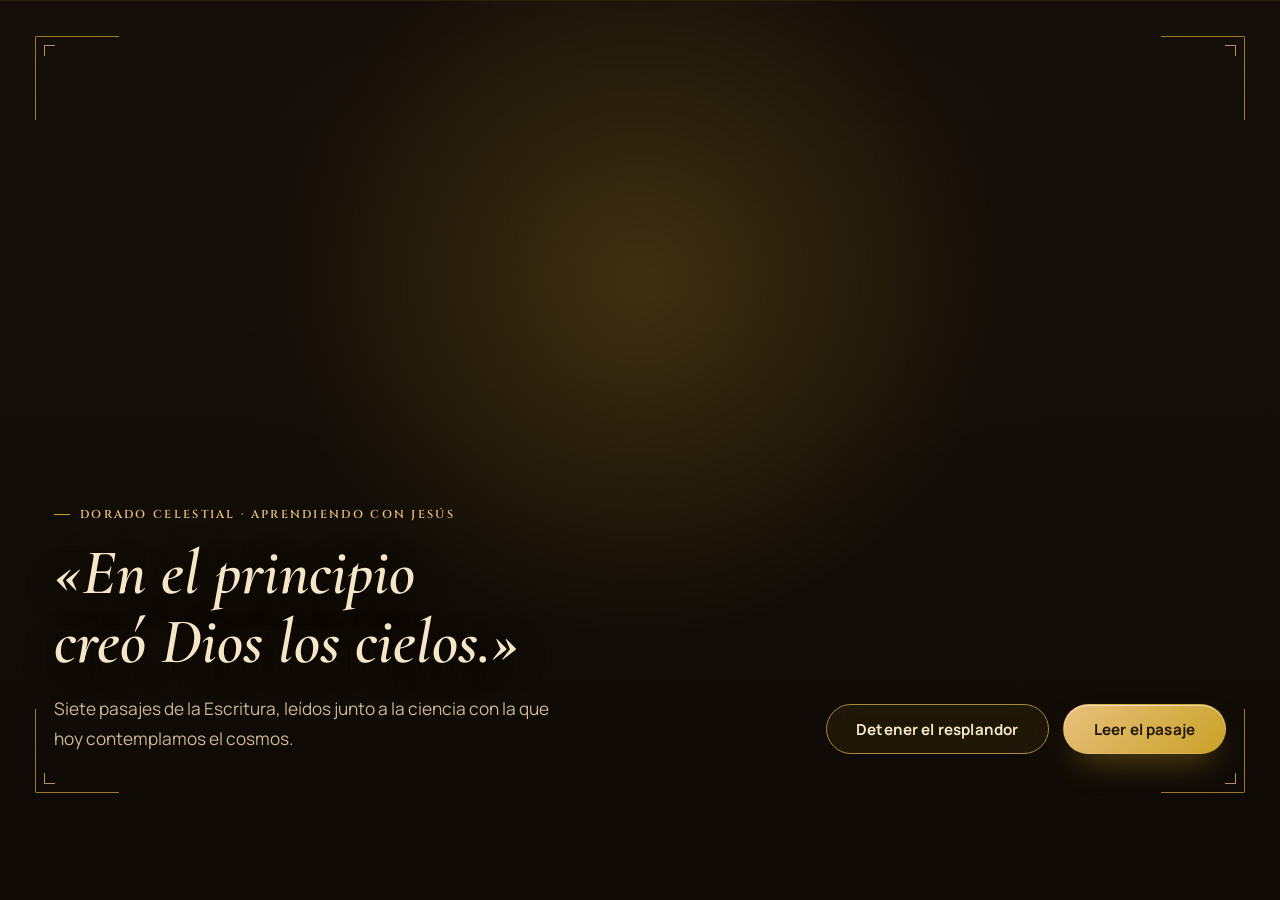
<file: santa-biblia-1.html>
<!DOCTYPE html>
<html lang="es">
<head>
<meta charset="UTF-8">
<meta name="viewport" content="width=device-width, initial-scale=1.0">
<title>Santa Biblia · Dorado Celestial</title>
<meta name="description" content="Siete pasajes de la Escritura leídos junto a la ciencia con la que hoy contemplamos el cosmos, presentados como una Biblia de cuero antiguo con letras de oro.">
<link rel="icon" href="data:image/svg+xml,%3Csvg xmlns='http://www.w3.org/2000/svg' viewBox='0 0 100 100'%3E%3Crect width='100' height='100' rx='14' fill='%231a120b'/%3E%3Cpath d='M50 22v56M28 50h44' stroke='%23c9a227' stroke-width='7' stroke-linecap='round'/%3E%3C/svg%3E">
<link rel="preconnect" href="https://fonts.googleapis.com">
<link rel="preconnect" href="https://fonts.gstatic.com" crossorigin>
<link href="https://fonts.googleapis.com/css2?family=Cinzel:wght@500;600;700&family=Cormorant+Garamond:ital,wght@0,500;0,600;0,700;1,500;1,600&family=Literata:ital,opsz,wght@0,18..144,400;0,18..144,500;0,18..144,600;1,18..144,400&family=Manrope:wght@400;500;600;700&family=Space+Mono:wght@400;700&display=swap" rel="stylesheet">
<style>
  /* =====================================================================
     SANTA BIBLIA · DORADO CELESTIAL — capa visual
     Paleta y variables obligatorias del rediseño. Toda la lógica JS y la
     estructura de datos (BOOK_PAGES, eventos, IDs) permanece intacta:
     solo se sustituye la presentación (CSS) y algo de HTML decorativo.
     ===================================================================== */
  :root{
    --bg-dark:#1a120b;          /* cuero oscuro profundo */
    --bg-darker:#0f0a06;
    --surface:#24180f;
    --gold:#c9a227;
    --gold-light:#e8c07d;
    --gold-dim: rgba(201, 162, 39, 0.35);
    --ink:#f5e6c8;
    --ink-dim:#cbb894;
    --ink-faint:#8a7a5c;
    --border-ornate:#a68b3c;
    --cross-gold:#d4af37;

    /* tokens de soporte (heredados del sistema original, re-mapeados a la paleta de cuero) */
    --line: rgba(201,162,39,0.28);
    --line-soft: rgba(201,162,39,0.14);
    --radius-lg: 28px;
    --radius-md: 18px;
    --radius-full: 999px;
    --ease: cubic-bezier(.16,1,.3,1);

    /* tinta sobre pergamino (área de lectura) */
    --parchment-ink:#2c1c10;
    --parchment-ink-2:#1a1008;
    --parchment-label:#7a3524;
  }
  *{ box-sizing:border-box; margin:0; padding:0; }
  html{ scroll-behavior:smooth; background:var(--bg-darker); }
  body{
    background:var(--bg-darker);
    color:var(--ink);
    font-family:'Manrope',-apple-system,BlinkMacSystemFont,sans-serif;
    font-weight:400;
    overflow-x:hidden;
    -webkit-font-smoothing:antialiased;
  }
  img,canvas,video{ display:block; max-width:100%; }
  a{ color:inherit; text-decoration:none; }
  button{ font-family:inherit; cursor:pointer; background:none; border:none; }
  ::selection{ background:var(--gold); color:#1a120b; }

  .wrap{ max-width:1280px; margin:0 auto; padding:0 clamp(1.2rem, 5vw, 3.4rem); }
  .reveal{ opacity:0; transform:translateY(28px); transition:opacity .9s var(--ease), transform .9s var(--ease); }
  .reveal.is-visible{ opacity:1; transform:none; }
  @media (prefers-reduced-motion: reduce){ .reveal{ transition:none; opacity:1; transform:none; } }

  .eyebrow{
    font-family:'Cinzel', serif;
    font-weight:600;
    font-size:11.5px;
    letter-spacing:0.2em;
    text-transform:uppercase;
    color:var(--gold-light);
    display:flex; align-items:center; gap:0.6rem;
  }
  .eyebrow::before{ content:''; width:16px; height:1px; background:var(--gold); }
  .serif-italic{ font-family:'Cormorant Garamond', serif; font-style:italic; font-weight:600; }
  .lede{ color:var(--ink-dim); font-size:1.08rem; line-height:1.75; max-width:46ch; font-weight:400; }

  /* ---------- BOTONES ---------- */
  .btn-row{ display:flex; gap:0.9rem; flex-wrap:wrap; align-items:center; }
  .btn{
    position:relative;
    display:inline-flex; align-items:center; justify-content:center;
    height:50px; padding:0 1.85rem;
    border-radius:var(--radius-full);
    font-family:'Manrope',sans-serif;
    font-size:0.95rem; font-weight:700; letter-spacing:0.01em;
    white-space:nowrap;
    isolation:isolate; overflow:hidden;
    -webkit-tap-highlight-color:transparent;
    transition: transform .45s var(--ease), background-color .4s var(--ease), border-color .4s var(--ease), box-shadow .4s var(--ease), color .4s var(--ease);
    border:1px solid transparent;
  }
  .btn::before{
    content:''; position:absolute; inset:0; z-index:-1; border-radius:inherit;
    background:linear-gradient(115deg, transparent 20%, rgba(255,255,255,0.45) 48%, transparent 76%);
    transform:translateX(-130%); opacity:0;
    transition:opacity .3s var(--ease);
  }
  .btn:hover::before{ opacity:0.5; transition:transform 1s var(--ease), opacity .3s var(--ease); transform:translateX(130%); }
  .btn:active{ transform:scale(0.955); transition-duration:.15s; }
  .btn:focus-visible{ outline:2px solid var(--gold-light); outline-offset:3px; }

  .btn-outline{
    background:rgba(201,162,39,0.08);
    border-color:var(--border-ornate);
    color:var(--ink);
    backdrop-filter: blur(16px) saturate(140%);
    -webkit-backdrop-filter: blur(16px) saturate(140%);
  }
  .btn-outline:hover{ background:rgba(201,162,39,0.16); border-color:var(--gold-light); transform:translateY(-2px); box-shadow:0 16px 30px -18px rgba(0,0,0,0.6); }

  .btn-gold{ background:linear-gradient(135deg,var(--gold-light),var(--gold)); color:#241708; box-shadow:0 1px 0 rgba(255,255,255,0.5) inset, 0 16px 34px -14px rgba(201,162,39,0.55); }
  .btn-gold:hover{ filter:brightness(1.08); transform:translateY(-2px); box-shadow:0 1px 0 rgba(255,255,255,0.6) inset, 0 22px 40px -14px rgba(201,162,39,0.7); }

  .btn-icon{
    width:44px;height:44px;border-radius:50%;
    display:inline-flex;align-items:center;justify-content:center;
    background:rgba(201,162,39,0.08); border:1px solid var(--line);
    backdrop-filter:blur(14px) saturate(140%); -webkit-backdrop-filter:blur(14px) saturate(140%);
    transition:background-color .35s var(--ease), border-color .35s var(--ease), transform .35s var(--ease), box-shadow .35s var(--ease);
    color:var(--gold-light);
  }
  .btn-icon:hover{ background:rgba(201,162,39,0.18); border-color:var(--gold-light); transform:translateY(-2px); box-shadow:0 12px 22px -12px rgba(0,0,0,0.6); }
  .btn-icon:active{ transform:scale(0.92); }
  .btn-icon:focus-visible{ outline:2px solid var(--gold-light); outline-offset:3px; }

  /* =====================================================================
     PORTADA / VITRINA — sección "Dorado Celestial"
     ===================================================================== */
  .cinematic{
    position:relative; min-height:92vh; display:flex; align-items:flex-end;
    overflow:hidden; border-top:1px solid var(--line-soft);
  }
  .cinematic-photo{ position:absolute; inset:0; width:100%; height:100%; object-fit:cover; opacity:0; transition:opacity 1.6s var(--ease); }
  /* la foto de nebulosa se conserva (la función loadImageInto sigue cargándola) pero se
     funde con la textura de cuero para que se lea como un brillo cálido, no como espacio */
  .cinematic.sacred .cinematic-photo.is-loaded{ opacity:0.16; filter:sepia(0.65) saturate(1.3) contrast(1.05); mix-blend-mode:overlay; }
  .cinematic-canvas{ position:absolute; inset:0; width:100%; height:100%; mix-blend-mode:screen; }
  .cinematic-scrim{ position:absolute; inset:0; }
  .cinematic.sacred .cinematic-scrim{
    background:
      radial-gradient(ellipse 70% 55% at 50% 30%, rgba(36,24,14,0.2), transparent 60%),
      linear-gradient(180deg, rgba(15,10,6,0.35) 0%, rgba(15,10,6,0.55) 45%, rgba(15,10,6,0.97) 100%),
      var(--bg-dark);
  }
  .cinematic-content{
    position:relative; z-index:1; width:100%;
    padding: 0 clamp(1.2rem,5vw,3.4rem) clamp(3rem,7vw,4.6rem);
    display:flex; justify-content:space-between; align-items:flex-end; gap:2.4rem; flex-wrap:wrap;
  }
  .cinematic-text{ max-width:760px; }
  .cinematic-title{ font-size:clamp(2.2rem, 5.6vw, 4rem); margin:1rem 0 1.1rem; }
  .sacred .cinematic-title{ font-family:'Cormorant Garamond',serif; font-style:italic; font-weight:600; line-height:1.08; color:var(--ink); text-shadow:0 6px 30px rgba(0,0,0,0.5); }
  .sacred .lede{ color:var(--ink-dim); }

  .sacred-glow{
    position:absolute; left:50%; top:34%; width:min(64vw,820px); height:min(64vw,820px);
    transform:translate(-50%,-50%);
    background:radial-gradient(circle, rgba(201,162,39,0.22), transparent 62%);
    pointer-events:none;
    animation: candleFlicker 4.5s ease-in-out infinite;
  }
  @keyframes candleFlicker{
    0%,100%{ opacity:0.6; transform:translate(-50%,-50%) scale(1); }
    50%{ opacity:1; transform:translate(-50%,-50%) scale(1.045); }
  }
  .sacred.is-paused .sacred-glow{ animation-play-state:paused; opacity:0.4; transition:opacity .8s var(--ease); }
  @media (prefers-reduced-motion: reduce){ .sacred-glow{ animation:none; opacity:0.7; } }

  .sacred-sparkles{
    position:absolute; inset:-10% -10%; z-index:0; pointer-events:none;
    background-image:url("data:image/svg+xml,%3Csvg xmlns='http://www.w3.org/2000/svg' width='380' height='380'%3E%3Ccircle cx='123' cy='57' r='0.6' fill='%23e8c07d' opacity='0.35'/%3E%3Ccircle cx='204' cy='139' r='0.6' fill='%23e8c07d' opacity='0.8'/%3E%3Ccircle cx='82' cy='33' r='1.2' fill='%23e8c07d' opacity='0.35'/%3E%3Ccircle cx='35' cy='161' r='1.5' fill='%23e8c07d' opacity='0.38'/%3E%3Ccircle cx='85' cy='238' r='0.6' fill='%23e8c07d' opacity='0.6'/%3E%3Ccircle cx='151' cy='371' r='0.6' fill='%23e8c07d' opacity='0.6'/%3E%3Ccircle cx='217' cy='71' r='0.6' fill='%23e8c07d' opacity='0.6'/%3E%3Ccircle cx='202' cy='295' r='1.2' fill='%23e8c07d' opacity='0.6'/%3E%3Ccircle cx='293' cy='196' r='0.7' fill='%23e8c07d' opacity='0.85'/%3E%3Ccircle cx='201' cy='56' r='1.5' fill='%23e8c07d' opacity='0.8'/%3E%3C/svg%3E");
    background-repeat:repeat; background-size:380px 380px;
    opacity:0.5;
    animation: sacredDrift 90s linear infinite;
  }
  @keyframes sacredDrift{ from{ background-position:0 0; } to{ background-position:-380px -380px; } }
  .sacred-sweep{
    position:absolute; left:-20%; top:-10%; width:70%; height:70%; z-index:0; pointer-events:none;
    background:radial-gradient(circle, rgba(232,192,125,0.14), transparent 65%);
    animation: sacredSweep 26s ease-in-out infinite;
  }
  @keyframes sacredSweep{
    0%,100%{ transform:translate(0,0) scale(1); opacity:0.5; }
    50%{ transform:translate(38vw,22vh) scale(1.25); opacity:0.85; }
  }
  .sacred.is-paused .sacred-sparkles, .sacred.is-paused .sacred-sweep{ animation-play-state:paused; }
  @media (prefers-reduced-motion: reduce){ .sacred-sparkles, .sacred-sweep{ animation:none; } }

  /* marco ornamental dorado en las cuatro esquinas de la vitrina, como en la
     cubierta de referencia */
  .sacred-frame{ position:absolute; inset:clamp(1rem,3vw,2.2rem); z-index:1; pointer-events:none; }
  .sacred-frame-corner{ position:absolute; width:clamp(44px,7vw,84px); height:clamp(44px,7vw,84px); opacity:0.75; }
  .sacred-frame-corner::before{
    content:''; position:absolute; inset:0;
    border-top:1.5px solid var(--gold); border-left:1.5px solid var(--gold);
    border-radius:2px 0 0 0;
  }
  .sacred-frame-corner::after{
    content:''; position:absolute; top:9px; left:9px; width:10px; height:10px;
    border-top:1px solid var(--gold-light); border-left:1px solid var(--gold-light);
  }
  .sacred-frame-corner.tl{ top:0; left:0; }
  .sacred-frame-corner.tr{ top:0; right:0; transform:rotate(90deg); }
  .sacred-frame-corner.bl{ bottom:0; left:0; transform:rotate(-90deg); }
  .sacred-frame-corner.br{ bottom:0; right:0; transform:rotate(180deg); }
  @media (max-width:640px){ .sacred-frame{ display:none; } }

  /* =====================================================================
     BIBLIA DE CUERO — Dorado Celestial (modal de lectura)
     ===================================================================== */
  .book{
    position:fixed; inset:0; z-index:520;
    background:radial-gradient(ellipse at 50% 20%, rgba(36,24,14,0.55), rgba(6,4,2,0.97) 70%);
    backdrop-filter:blur(10px);
    display:flex; align-items:center; justify-content:center;
    opacity:0; pointer-events:none; transition:opacity .5s var(--ease);
    padding:clamp(1rem,3vw,2.4rem);
  }
  .book.is-open{ opacity:1; pointer-events:auto; }
  .book-close{ position:absolute; top:1.4rem; right:1.4rem; z-index:6; }

  /* ---- tinta + pergamino ---- */
  .ink{
    font-family:'Cormorant Garamond', serif; font-style:italic; font-weight:600;
    color:var(--parchment-ink); text-shadow:0.3px 0.3px 0 rgba(60,35,10,0.28), 0 0 1px rgba(60,35,10,0.12);
  }
  .book-gloss-block p.ink{ font-family:'Literata', serif; font-style:normal; font-weight:400; line-height:1.78; }
  .ink-glyph{
    display:inline-block;
    /* la amplitud del "temblor de pluma" calculada en JS (--r/--y) se atenúa aquí en CSS
       para priorizar la legibilidad de lectura prolongada, sin tocar la lógica */
    transform:rotate(calc(var(--r,0deg) * 0.32)) translateY(calc(var(--y,0px) * 0.32));
  }
  @media (max-width:760px){ .ink-glyph{ transform:none; } }
  .ink-label{
    font-family:'Space Mono',monospace; font-weight:700; letter-spacing:0.16em; text-transform:uppercase;
    color:var(--parchment-label); font-style:normal;
  }
  .parchment{
    background:
      radial-gradient(ellipse 60% 45% at 18% 12%, rgba(255,250,230,0.55), transparent 60%),
      radial-gradient(ellipse 50% 40% at 85% 88%, rgba(120,86,45,0.16), transparent 60%),
      radial-gradient(circle at 92% 8%, rgba(90,60,30,0.10), transparent 40%),
      linear-gradient(165deg, #f2e6c4 0%, #e9d7a8 55%, #eddcb2 100%);
    position:relative;
  }
  .parchment::before{
    content:''; position:absolute; inset:0; pointer-events:none; opacity:0.5; mix-blend-mode:multiply;
    background-image:url("data:image/svg+xml,%3Csvg xmlns='http://www.w3.org/2000/svg' width='140' height='140'%3E%3Cfilter id='n'%3E%3CfeTurbulence type='fractalNoise' baseFrequency='0.9' numOctaves='2' stitchTiles='stitch'/%3E%3CfeColorMatrix type='matrix' values='0 0 0 0 0.35  0 0 0 0 0.27  0 0 0 0 0.14  0 0 0 0.5 0'/%3E%3C/filter%3E%3Crect width='100%25' height='100%25' filter='url(%23n)'/%3E%3C/svg%3E");
  }
  .parchment::after{
    content:''; position:absolute; inset:0; pointer-events:none;
    box-shadow: inset 0 0 70px rgba(60,38,14,0.35), inset 0 0 16px rgba(40,22,8,0.25);
  }

  /* ---- cubierta cerrada: la Biblia de cuero descansando cerrada ---- */
  .book-cover{
    width:min(400px,84vw); cursor:pointer;
    display:flex; flex-direction:column; align-items:center; gap:1.3rem;
    position:relative;
    border-radius:calc(var(--radius-md) + 4px);
  }
  .book-cover:focus-visible{ outline:2px solid var(--gold-light); outline-offset:6px; }
  .book-motes{ position:absolute; inset:-14% -20%; pointer-events:none; z-index:1; }
  .book-motes span{
    position:absolute; width:3px; height:3px; border-radius:50%;
    background:radial-gradient(circle, rgba(255,238,200,0.95), rgba(255,220,150,0) 70%);
    box-shadow:0 0 6px 1px rgba(255,224,160,0.6);
    animation:bookMoteDrift linear infinite;
    opacity:0;
  }
  .book-motes span:nth-child(1){ left:8%; top:70%; width:2px; height:2px; animation-duration:9s; animation-delay:.2s; }
  .book-motes span:nth-child(2){ left:88%; top:22%; animation-duration:11s; animation-delay:1.6s; }
  .book-motes span:nth-child(3){ left:20%; top:14%; width:2px; height:2px; animation-duration:8s; animation-delay:3.1s; }
  .book-motes span:nth-child(4){ left:76%; top:80%; animation-duration:12.5s; animation-delay:.8s; }
  .book-motes span:nth-child(5){ left:50%; top:6%; width:2.4px; height:2.4px; animation-duration:10s; animation-delay:2.4s; }
  .book-motes span:nth-child(6){ left:6%; top:38%; animation-duration:13s; animation-delay:4s; }
  @keyframes bookMoteDrift{
    0%{ opacity:0; transform:translate(0,0) scale(0.6); }
    12%{ opacity:0.85; }
    50%{ transform:translate(6px,-22px) scale(1); }
    88%{ opacity:0.5; }
    100%{ opacity:0; transform:translate(-4px,-46px) scale(0.7); }
  }
  .book-object{
    position:relative; width:100%; aspect-ratio:0.68; z-index:2;
    filter:drop-shadow(0 34px 46px rgba(0,0,0,0.62));
    transition:transform .5s var(--ease);
  }
  .book-cover:hover .book-object{ transform:translateY(-5px) scale(1.014); }
  .book.is-opening .book-object{ transform:rotateX(10deg) translateY(8px) scale(1.015); }
  .book-shadow{
    position:absolute; left:8%; right:8%; bottom:-7%; height:14%; z-index:0;
    background:radial-gradient(ellipse, rgba(0,0,0,0.55), transparent 72%);
    transition:opacity .4s ease;
  }
  /* lomo de encuadernación de cuero: base burdeos/marrón profundo + nervios (cords)
     empujados horizontalmente, cada uno con su propio realce y sombra — nada de
     franjas repetitivas de cuaderno */
  .book-spine-strip{
    position:absolute; left:0; top:1.5%; bottom:1.5%; width:7%; z-index:1; border-radius:5px 0 0 5px;
    background:linear-gradient(90deg, var(--bg-darker) 0%, #4a1f18 32%, #33140f 58%, var(--bg-darker) 100%);
    box-shadow:inset -2px 0 4px rgba(0,0,0,0.6), inset 2px 0 3px rgba(0,0,0,0.35);
    overflow:hidden;
  }
  .book-spine-strip::before{
    content:''; position:absolute; inset:0;
    background-image:repeating-linear-gradient(180deg,
      transparent 0px, transparent 58px,
      rgba(0,0,0,0.5) 58px, rgba(0,0,0,0.5) 61px,
      rgba(232,192,125,0.55) 61px, rgba(232,192,125,0.55) 64px,
      rgba(0,0,0,0.35) 64px, rgba(0,0,0,0.35) 67px,
      transparent 67px, transparent 104px);
    mix-blend-mode:overlay;
  }
  /* canto de las hojas: pan de oro pulido, no papel a rayas — degradado metálico
     con una veta grabada muy sutil por encima */
  .book-page-edge{
    position:absolute; right:0; top:2%; bottom:2%; width:5%; z-index:1; border-radius:0 5px 5px 0;
    background:linear-gradient(90deg, #96702a 0%, #f6dfa0 22%, #d9a94f 42%, #fff6da 58%, #c9932f 76%, #f6dfa0 90%, #96702a 100%);
    box-shadow:inset 2px 0 5px rgba(70,45,15,0.45), 1px 0 4px rgba(0,0,0,0.35), inset -1px 0 1px rgba(255,255,255,0.4);
  }
  .book-page-edge::after{
    content:''; position:absolute; inset:0; opacity:0.35; mix-blend-mode:multiply; pointer-events:none;
    background-image:repeating-linear-gradient(180deg, rgba(120,80,20,0.5) 0 0.6px, transparent 0.6px 3px);
  }
  .book-page-edge-top, .book-page-edge-bottom{
    position:absolute; left:8%; right:6%; height:4%; z-index:1;
    background:linear-gradient(90deg, #96702a 0%, #f6dfa0 22%, #d9a94f 42%, #fff6da 58%, #c9932f 76%, #f6dfa0 90%, #96702a 100%);
  }
  .book-page-edge-top{ top:0; border-radius:5px 5px 0 0; box-shadow:inset 0 2px 5px rgba(70,45,15,0.4), 0 -1px 3px rgba(0,0,0,0.3); }
  .book-page-edge-bottom{ bottom:0; border-radius:0 0 5px 5px; box-shadow:inset 0 -2px 5px rgba(70,45,15,0.4), 0 1px 3px rgba(0,0,0,0.3); }
  .book-ribbon{
    position:absolute; top:-1%; left:38%; width:9%; height:46%; z-index:4; transform-origin:top center;
    background:linear-gradient(180deg, #7a1620, #5a0f18);
    clip-path:polygon(0 0, 100% 0, 100% 88%, 50% 100%, 0 88%);
    box-shadow:0 4px 8px rgba(0,0,0,0.4);
    animation:bookRibbonSway 6s ease-in-out infinite;
  }
  @keyframes bookRibbonSway{ 0%,100%{ transform:rotate(-1.6deg); } 50%{ transform:rotate(1.6deg); } }
  /* la cubierta es UNA sola pieza, con bisagra en el lomo (borde izquierdo) —
     gira como la tapa real de un libro, no como dos puertas que se separan
     desde el centro. Cuero sagrado: burdeos/marrón profundo, sombreado
     multidireccional y grano fino superpuesto. */
  .book-flaps{ position:absolute; inset:0 5% 0 7%; z-index:2; overflow:visible; }
  .book-flap{
    position:absolute; inset:0; border-radius:5px;
    background-image:
      radial-gradient(ellipse 55% 40% at 15% 8%, rgba(255,214,178,0.16), transparent 62%),
      radial-gradient(ellipse 70% 55% at 82% 92%, rgba(0,0,0,0.5), transparent 60%),
      radial-gradient(circle at 4% 94%, rgba(0,0,0,0.55), transparent 45%),
      radial-gradient(circle at 96% 6%, rgba(0,0,0,0.4), transparent 42%),
      repeating-linear-gradient(128deg, rgba(0,0,0,0.1) 0 1.4px, transparent 1.4px 3.6px),
      repeating-linear-gradient(38deg, rgba(0,0,0,0.06) 0 1px, transparent 1px 3.2px),
      linear-gradient(160deg, #5a2e22 0%, #3a1c14 38%, #241209 72%, var(--bg-darker) 100%);
    box-shadow:-1px 0 0 rgba(0,0,0,0.35);
    transform-origin:0% 50%;
    transition:transform 1.05s cubic-bezier(.6,0,.4,1) .35s, opacity .5s ease .65s;
    backface-visibility:hidden;
  }
  .book-flap::before{
    content:''; position:absolute; inset:0; border-radius:inherit; overflow:hidden;
    pointer-events:none; opacity:0.5; mix-blend-mode:overlay;
    background-image:url("data:image/svg+xml,%3Csvg xmlns='http://www.w3.org/2000/svg' width='120' height='120'%3E%3Cfilter id='g'%3E%3CfeTurbulence type='fractalNoise' baseFrequency='0.85' numOctaves='2' stitchTiles='stitch'/%3E%3CfeColorMatrix type='matrix' values='0 0 0 0 0  0 0 0 0 0  0 0 0 0 0  0 0 0 0.5 0'/%3E%3C/filter%3E%3Crect width='100%25' height='100%25' filter='url(%23g)'/%3E%3C/svg%3E");
  }
  .book.is-opening .book-flap{ transform:rotateY(162deg); opacity:0; }

  /* ---- bloque de páginas interiores: 3 hojas superpuestas, todas con
     bisagra en el mismo lomo, que se abren en cascada tras la cubierta.
     Cada hoja se despega del bloque, gira hasta un pico de apertura y cae
     por su propio peso hasta asentarse — dos tramos de movimiento con
     aceleración propia (subida que decelera al llegar al pico, caída que
     decelera al posarse) en vez de un único tramo simétrico, que es lo que
     hacía que el giro se sintiera mecánico. `translateZ` separa las tres
     hojas en profundidad real (evita parpadeos/z-fighting al superponerse)
     y `filter` combina un oscurecimiento y una sombra proyectada que crecen
     en el pico del giro, como si la hoja estuviera realmente en el aire. */
  .book-leaves{ position:absolute; inset:0 5% 0 7%; z-index:2; pointer-events:none; }
  .book-leaf{
    position:absolute; backface-visibility:hidden; border-radius:3px;
    background:linear-gradient(180deg, #f8eed6 0%, #eeddb4 55%, #e3d09e 100%);
    box-shadow:inset 0 0 20px rgba(120,86,45,0.16), -1px 0 0 rgba(120,86,45,0.28);
    transform-origin:0% 50%;
  }
  .book-leaf.l1{ inset:0.6% 4.4% 0.6% 6.4%; }
  .book-leaf.l2{ inset:1.2% 3.7% 1.2% 5.7%; }
  .book-leaf.l3{ inset:1.8% 3% 1.8% 5%; }
  .book.is-opening .book-leaf.l1{ animation:leafOpenL1 1s linear forwards; animation-delay:.4s; }
  .book.is-opening .book-leaf.l2{ animation:leafOpenL2 1.1s linear forwards; animation-delay:.54s; }
  .book.is-opening .book-leaf.l3{ animation:leafOpenL3 1.2s linear forwards; animation-delay:.68s; }
  @keyframes leafOpenL1{
    0%   { transform:translateZ(0) rotateY(0deg)  scaleY(1);     filter:brightness(1)    drop-shadow(0 1px 1px rgba(40,25,8,0.1));
           animation-timing-function:cubic-bezier(.16,.84,.44,1); }
    46%  { transform:translateZ(0) rotateY(74deg) scaleY(0.99);  filter:brightness(0.8)  drop-shadow(4px 10px 15px rgba(30,18,6,0.34));
           animation-timing-function:cubic-bezier(.45,0,.55,1); }
    100% { transform:translateZ(0) rotateY(15deg) scaleY(1);     filter:brightness(1.05) drop-shadow(1px 6px 9px rgba(40,25,8,0.18)); }
  }
  @keyframes leafOpenL2{
    0%   { transform:translateZ(-3px) rotateY(0deg)  scaleY(1);     filter:brightness(1)    drop-shadow(0 1px 1px rgba(40,25,8,0.1));
           animation-timing-function:cubic-bezier(.16,.84,.44,1); }
    48%  { transform:translateZ(-3px) rotateY(92deg) scaleY(0.988); filter:brightness(0.78) drop-shadow(5px 11px 16px rgba(30,18,6,0.36));
           animation-timing-function:cubic-bezier(.45,0,.55,1); }
    100% { transform:translateZ(-3px) rotateY(21deg) scaleY(1);     filter:brightness(1.04) drop-shadow(1px 6px 10px rgba(40,25,8,0.18)); }
  }
  @keyframes leafOpenL3{
    0%   { transform:translateZ(-6px) rotateY(0deg)   scaleY(1);     filter:brightness(1)    drop-shadow(0 1px 1px rgba(40,25,8,0.1));
           animation-timing-function:cubic-bezier(.16,.84,.44,1); }
    50%  { transform:translateZ(-6px) rotateY(108deg) scaleY(0.985); filter:brightness(0.76) drop-shadow(5px 12px 17px rgba(30,18,6,0.38));
           animation-timing-function:cubic-bezier(.45,0,.55,1); }
    100% { transform:translateZ(-6px) rotateY(27deg)  scaleY(1);     filter:brightness(1.03) drop-shadow(1px 6px 10px rgba(40,25,8,0.18)); }
  }

  /* resplandor cálido que nace entre las páginas, crece hasta el clímax de
     la apertura y luego cede para no interferir con la lectura */
  .book-inner-glow{
    position:absolute; inset:8% 6%; z-index:1; border-radius:6px;
    background:radial-gradient(ellipse 65% 55% at 50% 42%, rgba(255,238,196,0.95), rgba(232,192,125,0.4) 50%, transparent 76%);
    opacity:0; pointer-events:none;
  }
  .book.is-opening .book-inner-glow{ animation:innerGlowLife 2.6s ease forwards; animation-delay:.25s; }
  @keyframes innerGlowLife{
    0%{ opacity:0; transform:scale(0.82); }
    55%{ opacity:1; transform:scale(1.05); }
    78%{ opacity:0.92; transform:scale(1); }
    100%{ opacity:0.38; transform:scale(0.98); }
  }

  .book-face-content{
    position:absolute; inset:0 5% 0 7%; z-index:3;
    display:flex; flex-direction:column; align-items:center; justify-content:center; text-align:center; gap:0.6rem;
    padding:14% 4%; pointer-events:none;
    transition:opacity .35s ease;
  }
  .book.is-opening .book-face-content{ opacity:0; }
  /* esquinas: filigrana fina de pan de oro (línea curva + anillo/punto), reutilizada
     por rotación desde un único trazo <symbol> definido en el HTML */
  .book-corner{ position:absolute; width:34px; height:34px; overflow:visible; }
  .book-corner.tl{ top:7%; left:7%; }
  .book-corner.tr{ top:7%; right:7%; transform:rotate(90deg); }
  .book-corner.bl{ bottom:7%; left:7%; transform:rotate(-90deg); }
  .book-corner.br{ bottom:7%; right:7%; transform:rotate(180deg); }
  /* cruz dorada — pieza protagonista: metal grabado a varias capas (base + brillo
     diagonal + filo oscuro) con relieve tipo emboss vía drop-shadow, envuelta en un
     halo de micro-destellos celestiales */
  .book-cross-wrap{
    position:relative; display:inline-flex; align-items:center; justify-content:center;
    margin-bottom:0.35rem; pointer-events:none;
  }
  .book-cross-svg{
    width:clamp(4.5rem,13vw,6rem); height:auto; display:block; overflow:visible;
    filter:
      drop-shadow(-1px -1.5px 0 rgba(255,246,224,0.4))
      drop-shadow(1.5px 2.5px 3px rgba(0,0,0,0.55))
      drop-shadow(0 0 20px rgba(212,175,55,0.32));
  }
  .book-cross-sheen{ mix-blend-mode:screen; opacity:0.55; }
  .cross-sparkle{
    position:absolute; font-size:9px; line-height:1; color:var(--gold-light);
    opacity:0; will-change:opacity, transform;
    filter:drop-shadow(0 0 3px rgba(232,192,125,0.85));
    animation:crossSparkle 5s ease-in-out infinite;
  }
  .cross-sparkle::before{ content:'✦'; }
  .cross-sparkle.s1{ top:0%;   left:14%; font-size:10px; animation-delay:.2s;  animation-duration:5.4s; }
  .cross-sparkle.s2{ top:16%;  right:6%; font-size:7px;  animation-delay:1.7s; animation-duration:4.6s; }
  .cross-sparkle.s3{ bottom:26%; left:0%; font-size:8px;  animation-delay:2.9s; animation-duration:5.8s; }
  .cross-sparkle.s4{ bottom:6%; right:16%; font-size:6.5px; animation-delay:.9s; animation-duration:5.1s; }
  .cross-sparkle.s5{ top:42%;  left:-8%; font-size:7.5px; animation-delay:3.6s; animation-duration:6.2s; }
  @keyframes crossSparkle{
    0%,100%{ opacity:0; transform:scale(0.35) rotate(0deg); }
    45%,55%{ opacity:0.9; transform:scale(1) rotate(10deg); }
  }
  @media (prefers-reduced-motion: reduce){
    .cross-sparkle{ animation:none; opacity:0.45; }
  }
  .book-cover-title{
    font-family:'Cinzel',serif; font-weight:700; letter-spacing:0.08em; text-transform:uppercase;
    font-size:clamp(1.15rem,6vw,1.7rem); color:var(--gold-light); line-height:1.2; white-space:nowrap;
    text-shadow:-1px -1px 0 rgba(255,226,170,0.25), 1px 1.5px 1.5px rgba(0,0,0,0.7), 0 0 14px rgba(201,162,39,0.25);
  }
  .book-cover-divider{ width:64px; height:9px; margin:0.1rem 0; opacity:0.85; }
  .book-cover-sub{ font-family:'Space Mono',monospace; font-weight:700; text-transform:uppercase; font-size:11px; letter-spacing:0.16em; color:var(--gold); text-shadow:0 1px 2px rgba(0,0,0,0.6); }
  /* la tinta de inkifyEl fue calibrada para pergamino claro; sobre el cuero oscuro de la
     cubierta el texto debe seguir dorado, así que el tono de cada glifo se anula aquí en CSS */
  .book-cover-title .ink-glyph, .book-cover-sub .ink-glyph{ color:inherit !important; }
  .book-cover-hint{ font-family:'Space Mono',monospace; font-size:9.5px; letter-spacing:0.18em; text-transform:uppercase; color:var(--ink-faint); animation:bookHint 2.6s ease-in-out infinite; position:relative; z-index:2; transition:opacity .35s ease; }
  @keyframes bookHint{ 0%,100%{ opacity:0.45; } 50%{ opacity:0.95; } }
  @media (prefers-reduced-motion: reduce){ .book-motes span, .book-ribbon{ animation:none; } }

  /* ---- apertura de la cubierta + destello dorado ---- */
  .book{ perspective:1600px; }
  .book-spine-strip, .book-page-edge, .book-page-edge-top, .book-page-edge-bottom, .book-ribbon{ transition:opacity .4s ease; }
  .book.is-opening .book-shadow, .book.is-opening .book-spine-strip, .book.is-opening .book-page-edge,
  .book.is-opening .book-page-edge-top, .book.is-opening .book-page-edge-bottom, .book.is-opening .book-ribbon,
  .book.is-opening .book-cover-hint{ opacity:0; animation:none; }
  .book-burst{
    position:absolute; left:50%; top:50%; width:10px; height:10px; margin:-5px 0 0 -5px;
    border-radius:50%; z-index:4; opacity:0; pointer-events:none;
    background:radial-gradient(circle, rgba(255,248,224,1) 0%, rgba(255,214,140,0.9) 20%, rgba(201,162,39,0.4) 45%, transparent 72%);
  }
  .book-burst::before{
    content:''; position:absolute; inset:-600px; border-radius:50%;
    background:conic-gradient(from 0deg,
      rgba(232,192,125,0.4) 0deg 4deg, transparent 4deg 26deg,
      rgba(232,192,125,0.34) 26deg 30deg, transparent 30deg 55deg,
      rgba(232,192,125,0.38) 55deg 60deg, transparent 60deg 84deg,
      rgba(232,192,125,0.3) 84deg 90deg, transparent 90deg 115deg,
      rgba(232,192,125,0.4) 115deg 120deg, transparent 120deg 148deg,
      rgba(232,192,125,0.34) 148deg 154deg, transparent 154deg 180deg,
      rgba(232,192,125,0.38) 180deg 186deg, transparent 186deg 210deg,
      rgba(232,192,125,0.3) 210deg 216deg, transparent 216deg 245deg,
      rgba(232,192,125,0.4) 245deg 250deg, transparent 250deg 278deg,
      rgba(232,192,125,0.34) 278deg 284deg, transparent 284deg 312deg,
      rgba(232,192,125,0.38) 312deg 318deg, transparent 318deg 345deg,
      rgba(232,192,125,0.3) 345deg 350deg, transparent 350deg 360deg);
    -webkit-mask-image:radial-gradient(circle, black 0%, black 26%, transparent 68%);
    mask-image:radial-gradient(circle, black 0%, black 26%, transparent 68%);
  }
  .book.is-opening .book-burst{ animation:bookBurst 1.6s cubic-bezier(.2,.7,.3,1) forwards; }
  @keyframes bookBurst{
    0%{ opacity:0; transform:scale(0.15); }
    38%{ opacity:1; transform:scale(1); }
    100%{ opacity:0; transform:scale(2.2); }
  }
  @media (prefers-reduced-motion: reduce){
    .book-flap{ transition:opacity .3s ease; }
    .book.is-opening .book-flap{ transform:none; }
    .book.is-opening .book-burst{ animation:none; opacity:0; }
    .book.is-opening .book-leaf{ animation:none !important; transform:none !important; filter:none; transition:opacity .3s ease; opacity:0; }
    .book.is-opening .book-inner-glow{ animation:none; opacity:0.55; }
  }

  /* ---- libro abierto / doble página ---- */
  .book-open{ display:none; width:100%; height:100%; align-items:center; justify-content:center; }
  /* revelación elegante del contenido justo al terminar la apertura del libro
     (opacidad progresiva + leve subida + desenfoque que se aclara); solo se
     aplica una vez, no en cada cambio de página/índice posterior */
  @keyframes bookContentReveal{
    from{ opacity:0; transform:translateY(16px); filter:blur(7px); }
    to{ opacity:1; transform:none; filter:blur(0); }
  }
  .book-open.is-revealing{ animation:bookContentReveal .75s var(--ease) both; }
  @media (prefers-reduced-motion: reduce){
    .book-open.is-revealing{ animation:bookContentRevealSoft .35s ease both; }
  }
  @keyframes bookContentRevealSoft{ from{ opacity:0; } to{ opacity:1; } }
  .book.is-index .book-open, .book.is-page .book-open{ display:flex; }
  .book:not(.is-cover):not(.is-opening) .book-cover{ display:none; }
  .book-spread{
    width:min(1080px,100%); max-height:88vh; aspect-ratio:16/10;
    display:grid; grid-template-columns:1fr 1fr;
    border-radius:10px; overflow:hidden;
    box-shadow:0 50px 110px -25px rgba(0,0,0,0.85);
    position:relative; perspective:1400px;
  }
  .book-spread::before{
    content:''; position:absolute; top:0; bottom:0; left:50%; width:26px; margin-left:-13px; z-index:3;
    background:linear-gradient(90deg, rgba(60,38,14,0.28), rgba(60,38,14,0.02) 20%, rgba(60,38,14,0.02) 80%, rgba(60,38,14,0.28));
    pointer-events:none;
  }
  .book-page{ position:relative; padding:clamp(1.4rem,3.4vw,2.8rem); overflow-y:auto; }
  .book-page-left::before, .book-page-right::before{
    content:''; position:absolute; top:1%; bottom:1%; width:4px; z-index:2; pointer-events:none;
    background:repeating-linear-gradient(180deg, #e8c988 0 1.6px, #b8905a 1.6px 2.4px, #e8c988 2.4px 4px);
    opacity:0.55;
  }
  .book-page-left::before{ left:0; border-radius:10px 0 0 10px; }
  .book-page-right::before{ right:0; border-radius:0 10px 10px 0; }
  #bookPageRight{ transform-origin:0% 50%; transition:transform .32s ease, opacity .32s ease; backface-visibility:hidden; }
  #bookPageRight.is-turning{ transform:rotateY(-14deg); opacity:0.4; }
  @media (max-width:760px){
    .book-spread{ grid-template-columns:1fr; aspect-ratio:auto; max-height:92vh; }
    .book-page-left{ display:none; }
    .book-spread::before{ display:none; }
  }

  /* página izquierda — sello simbólico */
  .book-page-left{ display:flex; flex-direction:column; align-items:center; justify-content:center; text-align:center; gap:1.4rem; }
  .book-seal{ width:min(230px,60%); aspect-ratio:1/1; filter:drop-shadow(0 0 16px rgba(201,162,39,0.22)); }
  .book-left-tag{ font-family:'Space Mono',monospace; font-size:11px; letter-spacing:0.16em; text-transform:uppercase; color:var(--parchment-label); }
  .book-left-title{ font-family:'Cormorant Garamond',serif; font-style:italic; font-weight:600; font-size:1.3rem; color:var(--parchment-ink-2); max-width:26ch; }
  .book-left-quote{ font-family:'Cormorant Garamond',serif; font-style:italic; font-size:1.05rem; line-height:1.55; color:#5a3320; max-width:28ch; }
  .book-to-index{
    position:absolute; top:1.2rem; left:1.2rem; z-index:2;
    font-family:'Space Mono',monospace; font-size:10px; letter-spacing:0.12em; text-transform:uppercase;
    color:var(--parchment-label); background:rgba(255,250,235,0.35); border:1px dashed rgba(122,53,36,0.4); border-radius:var(--radius-full);
    padding:0.5rem 0.9rem; cursor:pointer; transition:background-color .3s var(--ease);
  }
  .book-to-index:hover{ background:rgba(255,250,235,0.6); }

  /* página derecha — texto */
  .book-page-right{ display:flex; flex-direction:column; }
  .book-page-tag{ margin-bottom:1.3rem; }
  .book-verse{ font-size:clamp(1.4rem,2.8vw,1.95rem); line-height:1.48; margin-bottom:1.5rem; }
  /* capitular iluminada: la primera letra de la cita bíblica se agranda y dora,
     puramente vía CSS (:first-child), sin tocar el JS que genera los glifos */
  .book-verse .ink-glyph:first-child{
    float:left; font-size:2.5em; line-height:0.78; font-weight:700;
    padding:0.03em 0.09em 0 0; margin-top:0.03em;
    color:var(--border-ornate); text-shadow:0 1px 1px rgba(0,0,0,0.15);
    transform:none;
  }
  .book-divider{ height:1px; background:linear-gradient(90deg, transparent, rgba(122,53,36,0.35), transparent); margin-bottom:1.4rem; }
  .book-gloss-block{ margin-bottom:1.2rem; }
  .book-gloss-block h5{ font-size:10.5px; margin-bottom:0.5rem; }
  .book-gloss-block p{ font-size:1.02rem; line-height:1.72; }
  .book-page-nav{ margin-top:auto; padding-top:1.4rem; display:flex; align-items:center; justify-content:space-between; gap:0.6rem; flex-wrap:wrap; }
  .book-pill{
    font-family:'Space Mono',monospace; font-size:10px; letter-spacing:0.1em; text-transform:uppercase;
    color:#5a3320; background:rgba(255,250,235,0.4); border:1px dashed rgba(122,53,36,0.4); border-radius:var(--radius-full);
    padding:0.55rem 1rem; cursor:pointer; transition:background-color .3s var(--ease), opacity .3s var(--ease);
    white-space:nowrap;
  }
  .book-pill:hover{ background:rgba(255,250,235,0.7); }
  .book-pill[disabled]{ opacity:0.3; cursor:default; pointer-events:none; }
  .book-pill.is-primary{ background:rgba(201,162,39,0.14); border-style:solid; border-color:var(--border-ornate); }

  /* ---- página índice ---- */
  .book-index-title{ font-family:'Cinzel',serif; font-weight:600; font-size:1.5rem; letter-spacing:0.02em; color:var(--parchment-ink-2); margin-bottom:1.1rem; }
  .book-continue{
    display:inline-flex; align-items:center; gap:0.5rem; margin-bottom:1.6rem;
    font-family:'Space Mono',monospace; font-size:10.5px; letter-spacing:0.08em; text-transform:uppercase;
    color:var(--parchment-label); background:rgba(122,53,36,0.08); border:1px dashed rgba(122,53,36,0.4); border-radius:var(--radius-full);
    padding:0.6rem 1.1rem; cursor:pointer;
  }
  .book-index-list{ display:flex; flex-direction:column; }
  .book-index-row{
    display:flex; align-items:center; justify-content:space-between; gap:1rem;
    padding:1rem 0.2rem; border:none; border-bottom:1px dashed rgba(122,53,36,0.28);
    cursor:pointer; background:none; text-align:left; width:100%;
    font-family:'Cormorant Garamond',serif; font-size:1.18rem; color:var(--parchment-ink);
    transition:padding-left .3s var(--ease), color .3s var(--ease);
  }
  .book-index-row:last-child{ border-bottom:none; }
  .book-index-row:hover{ padding-left:0.6rem; color:var(--parchment-label); }
  .book-index-row .book-index-num{ font-family:'Space Mono',monospace; font-size:11px; color:#a9866f; flex:0 0 auto; }

  /* =====================================================================
     ZONA DE INTEGRACIÓN FUTURA: cuando el JSON completo de la Biblia esté
     disponible, las reglas .book-verse / .book-index-row / .book-seal /
     .book-page-tag de arriba son las que darán estilo a cada libro,
     capítulo y versículo real — no se requiere ningún cambio de CSS.
     ===================================================================== */
</style>
</head>
<body>

<!-- ================= DORADO CELESTIAL — vitrina ================= -->
<section class="cinematic sacred reveal is-visible" id="dorado">
  <img class="cinematic-photo" id="sacredPhoto" alt="" aria-hidden="true" loading="lazy" decoding="async">
  <canvas class="cinematic-canvas" id="sacredCanvas"></canvas>
  <div class="sacred-sparkles" aria-hidden="true"></div>
  <div class="sacred-sweep" aria-hidden="true"></div>
  <div class="cinematic-scrim"></div>
  <div class="sacred-glow" aria-hidden="true"></div>
  <div class="sacred-frame" aria-hidden="true">
    <span class="sacred-frame-corner tl"></span>
    <span class="sacred-frame-corner tr"></span>
    <span class="sacred-frame-corner bl"></span>
    <span class="sacred-frame-corner br"></span>
  </div>

  <div class="cinematic-content">
    <div class="cinematic-text">
      <p class="eyebrow">Dorado Celestial · Aprendiendo con Jesús</p>
      <h2 class="cinematic-title serif-italic">«En el principio<br>creó Dios los cielos.»</h2>
      <p class="lede">Siete pasajes de la Escritura, leídos junto a la ciencia con la que hoy contemplamos el cosmos.</p>
    </div>
    <div class="btn-row">
      <button class="btn btn-outline" id="sacredPreviewBtn">Detener el resplandor</button>
      <button class="btn btn-gold" id="sacredOpenBtn">Leer el pasaje</button>
    </div>
  </div>
</section>

<!-- ================= LIBRO — Santa Biblia (modal) ================= -->
<div class="book is-cover" id="book" role="dialog" aria-modal="true" aria-label="Santa Biblia — Aprendiendo con Jesús">
  <button class="btn-icon book-close" id="bookClose" aria-label="Cerrar lectura">✕</button>

  <div class="book-cover" id="bookCover" role="button" tabindex="0" aria-label="Abrir la Santa Biblia y comenzar la lectura">
    <div class="book-motes" aria-hidden="true"><span></span><span></span><span></span><span></span><span></span><span></span></div>
    <div class="book-object">
      <div class="book-shadow" aria-hidden="true"></div>
      <div class="book-spine-strip" aria-hidden="true"></div>
      <div class="book-page-edge" aria-hidden="true"></div>
      <div class="book-page-edge-top" aria-hidden="true"></div>
      <div class="book-page-edge-bottom" aria-hidden="true"></div>
      <div class="book-ribbon" aria-hidden="true"></div>
      <div class="book-inner-glow" aria-hidden="true"></div>
      <div class="book-leaves" aria-hidden="true">
        <div class="book-leaf l3"></div>
        <div class="book-leaf l2"></div>
        <div class="book-leaf l1"></div>
      </div>
      <div class="book-flaps" aria-hidden="true">
        <div class="book-flap"></div>
      </div>
      <div class="book-face-content">
        <!-- sprite oculto: un único trazo de filigrana reutilizado (rotado) en las 4 esquinas -->
        <svg width="0" height="0" style="position:absolute" aria-hidden="true">
          <defs>
            <linearGradient id="filigreeGrad" x1="0" y1="0" x2="1" y2="1">
              <stop offset="0%" stop-color="#e8c07d"/>
              <stop offset="55%" stop-color="#c9a227"/>
              <stop offset="100%" stop-color="#a68b3c"/>
            </linearGradient>
            <g id="filigreeMark">
              <path d="M3 34 C3 14 14 3 34 3" fill="none" stroke="url(#filigreeGrad)" stroke-width="1.1" stroke-linecap="round" opacity="0.9"/>
              <path d="M3 34 C3 21 9 15 17 11" fill="none" stroke="url(#filigreeGrad)" stroke-width="0.65" stroke-linecap="round" opacity="0.6"/>
              <path d="M34 3 C23 3 17 8 12 15" fill="none" stroke="url(#filigreeGrad)" stroke-width="0.65" stroke-linecap="round" opacity="0.6"/>
              <circle cx="4" cy="4" r="2.3" fill="url(#filigreeGrad)"/>
              <circle cx="4" cy="4" r="5" fill="none" stroke="url(#filigreeGrad)" stroke-width="0.55" opacity="0.55"/>
            </g>
          </defs>
        </svg>
        <svg class="book-corner tl" viewBox="0 0 40 40" aria-hidden="true"><use href="#filigreeMark"/></svg>
        <svg class="book-corner tr" viewBox="0 0 40 40" aria-hidden="true"><use href="#filigreeMark"/></svg>
        <svg class="book-corner bl" viewBox="0 0 40 40" aria-hidden="true"><use href="#filigreeMark"/></svg>
        <svg class="book-corner br" viewBox="0 0 40 40" aria-hidden="true"><use href="#filigreeMark"/></svg>

        <div class="book-cross-wrap" aria-hidden="true">
          <svg class="book-cross-svg" viewBox="0 0 100 150" aria-hidden="true">
            <defs>
              <linearGradient id="crossGoldGrad" x1="0" y1="0" x2="0" y2="1">
                <stop offset="0%" stop-color="#fff6e0"/>
                <stop offset="14%" stop-color="#e8c07d"/>
                <stop offset="48%" stop-color="#c9a227"/>
                <stop offset="78%" stop-color="#a68b3c"/>
                <stop offset="100%" stop-color="#5c4413"/>
              </linearGradient>
              <linearGradient id="crossSheenGrad" x1="0" y1="0" x2="1" y2="1">
                <stop offset="0%" stop-color="#ffffff" stop-opacity="0"/>
                <stop offset="45%" stop-color="#ffffff" stop-opacity="0.55"/>
                <stop offset="60%" stop-color="#ffffff" stop-opacity="0"/>
              </linearGradient>
              <!-- un único contorno para toda la cruz: evita la costura visible que
                   dejaban dos rectángulos independientes superpuestos en el cruce -->
              <path id="crossOutline" d="M45 6 L55 6 L55 42 L82 42 L82 52 L55 52 L55 144 L45 144 L45 52 L18 52 L18 42 L45 42 Z"/>
            </defs>
            <use class="book-cross-shape" href="#crossOutline" fill="url(#crossGoldGrad)"/>
            <use class="book-cross-sheen" href="#crossOutline" fill="url(#crossSheenGrad)"/>
            <use class="book-cross-edge" href="#crossOutline" fill="none" stroke="#3a2a08" stroke-width="0.8" stroke-linejoin="round" opacity="0.5"/>
          </svg>
          <span class="cross-sparkle s1" aria-hidden="true"></span>
          <span class="cross-sparkle s2" aria-hidden="true"></span>
          <span class="cross-sparkle s3" aria-hidden="true"></span>
          <span class="cross-sparkle s4" aria-hidden="true"></span>
          <span class="cross-sparkle s5" aria-hidden="true"></span>
        </div>
        <h2 class="book-cover-title">Santa Biblia</h2>
        <svg class="book-cover-divider" viewBox="0 0 64 9" aria-hidden="true">
          <line x1="0" y1="4.5" x2="24" y2="4.5" stroke="#c9a227" stroke-width="1"/>
          <line x1="40" y1="4.5" x2="64" y2="4.5" stroke="#c9a227" stroke-width="1"/>
          <rect x="29.5" y="1.5" width="6" height="6" fill="#e8c07d" transform="rotate(45 32.5 4.5)"/>
        </svg>
        <p class="book-cover-sub">Aprendiendo con Jesús</p>
      </div>
    </div>
    <p class="book-cover-hint">Toca para abrir</p>
  </div>

  <div class="book-burst" id="bookBurst" aria-hidden="true"></div>

  <div class="book-open" id="bookOpen">
    <div class="book-spread">
      <div class="book-page book-page-left parchment" id="bookPageLeft"></div>
      <div class="book-page book-page-right parchment" id="bookPageRight"></div>
    </div>
  </div>
</div>

<script>
(function(){
  "use strict";

  const reduceMotion = window.matchMedia('(prefers-reduced-motion: reduce)').matches;

  /* ============ IMAGEN DE FONDO (nebulosa) ============ */
  const WM = (file) => `https://commons.wikimedia.org/wiki/Special:FilePath/${file}?width=1600`;
  const IMG = { carinaGold: WM('Carina_Nebula_JWST.jpg') };

  function loadImageInto(imgEl, urlOrList, onSuccess){
    if(!urlOrList || !imgEl) return;
    const candidates = Array.isArray(urlOrList) ? urlOrList.slice() : [urlOrList];
    imgEl.referrerPolicy = 'no-referrer';
    function tryNext(){
      const next = candidates.shift();
      if(!next){ imgEl.removeAttribute('src'); return; }
      const onLoad = ()=>{ imgEl.classList.add('is-loaded'); cleanup(); if(onSuccess) onSuccess(); };
      const onError = ()=>{ cleanup(); tryNext(); };
      function cleanup(){ imgEl.removeEventListener('load', onLoad); imgEl.removeEventListener('error', onError); }
      imgEl.addEventListener('load', onLoad, { once:true });
      imgEl.addEventListener('error', onError, { once:true });
      imgEl.src = next;
    }
    tryNext();
  }
  loadImageInto(document.getElementById('sacredPhoto'), IMG.carinaGold);

  /* ============ CANVAS: CAMPO DE PARTÍCULAS DORADAS ============ */
  function makeField(canvas, opts){
    const ctx = canvas.getContext('2d');
    let w, h, dpr = Math.min(window.devicePixelRatio||1, 2);
    let stars = [], blobs = [], running = true, raf;

    function resize(){
      w = canvas.clientWidth; h = canvas.clientHeight;
      canvas.width = w*dpr; canvas.height = h*dpr;
      ctx.setTransform(dpr,0,0,dpr,0,0);
      const starCount = Math.round((w*h)/9000);
      stars = Array.from({length:starCount}, ()=>({
        x:Math.random()*w, y:Math.random()*h,
        r:Math.random()*1.3+0.2, tw:Math.random()*Math.PI*2, sp:Math.random()*0.02+0.005
      }));
      blobs = opts.colors.map((c,i)=>({
        x:Math.random()*w, y:Math.random()*h,
        r:Math.max(w,h)*(0.32+Math.random()*0.18),
        c, dx:(Math.random()-0.5)*0.15, dy:(Math.random()-0.5)*0.15
      }));
    }

    function draw(t){
      ctx.clearRect(0,0,w,h);
      if(!opts.transparentBg){ ctx.fillStyle = opts.bg; ctx.fillRect(0,0,w,h); }
      blobs.forEach(b=>{
        if(!reduceMotion){ b.x += b.dx; b.y += b.dy; }
        if(b.x < -b.r) b.x = w+b.r; if(b.x > w+b.r) b.x = -b.r;
        if(b.y < -b.r) b.y = h+b.r; if(b.y > h+b.r) b.y = -b.r;
        const g = ctx.createRadialGradient(b.x,b.y,0,b.x,b.y,b.r);
        g.addColorStop(0, b.c); g.addColorStop(1,'transparent');
        ctx.fillStyle = g;
        ctx.beginPath(); ctx.arc(b.x,b.y,b.r,0,Math.PI*2); ctx.fill();
      });
      ctx.fillStyle = '#fff';
      stars.forEach(s=>{
        const a = reduceMotion ? 0.75 : 0.4 + Math.abs(Math.sin(t*s.sp + s.tw))*0.6;
        ctx.globalAlpha = a;
        ctx.beginPath(); ctx.arc(s.x,s.y,s.r,0,Math.PI*2); ctx.fill();
      });
      ctx.globalAlpha = 1;
    }

    function loop(t){
      draw((t||0)/1000);
      if(running && !reduceMotion) raf = requestAnimationFrame(loop);
    }
    resize();
    draw(0);
    if(!reduceMotion) raf = requestAnimationFrame(loop);
    window.addEventListener('resize', resize);

    return {
      pause(){ running=false; cancelAnimationFrame(raf); },
      resume(){ if(running) return; running=true; raf=requestAnimationFrame(loop); },
      isRunning(){ return running; }
    };
  }

  const sacredField = makeField(document.getElementById('sacredCanvas'), {
    bg:'#0d0602',
    colors:['rgba(232,192,125,0.32)','rgba(255,159,64,0.16)','rgba(120,70,20,0.3)']
  });

  const sacredSection = document.getElementById('dorado');
  const sacredPreviewBtn = document.getElementById('sacredPreviewBtn');
  let sacredUserPaused = false;
  sacredPreviewBtn.addEventListener('click', ()=>{
    sacredUserPaused = sacredField.isRunning();
    if(sacredUserPaused){
      sacredField.pause();
      sacredSection.classList.add('is-paused');
      sacredPreviewBtn.textContent = 'Reanudar el resplandor';
    } else {
      sacredField.resume();
      sacredSection.classList.remove('is-paused');
      sacredPreviewBtn.textContent = 'Detener el resplandor';
    }
  });

  // pausa el campo de partículas cuando la sección no está visible (rendimiento)
  const fieldIo = new IntersectionObserver((entries)=>{
    entries.forEach(entry=>{
      if(entry.target !== document.getElementById('sacredCanvas')) return;
      if(sacredUserPaused) return;
      if(entry.isIntersecting) sacredField.resume(); else sacredField.pause();
    });
  }, { threshold:0.05 });
  fieldIo.observe(document.getElementById('sacredCanvas'));

  /* ============ SAGRADA BIBLIA — DATOS ============
     ZONA DE INTEGRACIÓN FUTURA: aquí se cargará el JSON completo de la Biblia.
     Hoy BOOK_PAGES contiene 7 pasajes curados a mano; cuando el texto íntegro
     llegue desde un archivo externo, basta con sustituir este arreglo por el
     resultado de un fetch() con la misma forma { tag, section, icon, verse,
     spirit, science } (o extenderla) — renderBookPage/renderIndexPage no
     necesitan cambios porque ya leen de BOOK_PAGES dinámicamente. */
  const BOOK_PAGES = [
    { tag:"Génesis 1:1", section:"La Creación y el Cosmos", icon:"genesis", motif:"Una esfera de luz que nace de la oscuridad", verse:"«En el principio creó Dios los cielos y la tierra.»",
      spirit:"El primer verso de las Escrituras no explica cómo, solo declara que hubo un origen: un principio antes del cual no había nada.",
      science:"El modelo del Big Bang describe ese mismo umbral: hace 13 800 millones de años, el universo observable comenzó a expandirse desde un estado extremadamente denso y caliente." },
    { tag:"Salmos 19:1", section:"El Testimonio del Cielo", icon:"salmos", motif:"Un cielo nocturno tejido de constelaciones", verse:"«Los cielos cuentan la gloria de Dios, y el firmamento anuncia la obra de sus manos.»",
      spirit:"Un salmo de asombro: el cielo nocturno como testimonio silencioso, visible a cualquiera que mire hacia arriba.",
      science:"Cada punto de luz que vemos a simple vista es una estrella real, algunas a miles de años luz. Contemplar el cielo es, literalmente, mirar el pasado." },
    { tag:"Job 26:7", section:"Suspendida sobre el Vacío", icon:"job", motif:"La Tierra colgada de la nada, sin columnas", verse:"«Él extiende el norte sobre el vacío, cuelga la tierra sobre nada.»",
      spirit:"Una imagen notable para su época: un mundo sostenido sin columnas visibles, suspendido en el vacío.",
      science:"Hoy sabemos que la Tierra orbita en el vacío del espacio, sostenida únicamente por la gravedad del Sol, sin ningún soporte físico." },
    { tag:"Isaías 40:22", section:"El Círculo de la Tierra", icon:"isaias", motif:"El horizonte curvado en un círculo perfecto", verse:"«Él está sentado sobre el círculo de la tierra…»",
      spirit:"Una descripción poética de la totalidad del mundo, visto desde una perspectiva que lo abarca por completo.",
      science:"La curvatura de la Tierra, invisible desde el suelo, es evidente desde la órbita: un círculo azul flotando sobre el negro del espacio." },
    { tag:"Juan 1:1-3", section:"El Verbo Creador", icon:"juan", motif:"La luz irradiando en orden desde el centro", verse:"«En el principio era el Verbo… todas las cosas por él fueron hechas.»",
      spirit:"El origen del cosmos se enlaza aquí con un orden y una razón subyacentes, no solo con un evento.",
      science:"El universo obedece leyes físicas consistentes y medibles en cualquier punto observado: la misma gravedad, la misma luz, en todas partes." },
    { tag:"Colosenses 1:16-17", section:"Todo Subsiste en Él", icon:"colosenses", motif:"Órbitas entrelazadas que no se disgregan", verse:"«En él fueron creadas todas las cosas… y todas las cosas en él subsisten.»",
      spirit:"Una afirmación de sostén continuo, no solo de un inicio: el cosmos permanece, momento a momento.",
      science:"Las constantes físicas fundamentales —la gravedad, la velocidad de la luz— se mantienen estables desde el origen del universo hasta hoy." },
    { tag:"Hebreos 11:3", section:"Lo Visible desde lo Invisible", icon:"hebreos", motif:"Media esfera de luz emergiendo de la sombra", verse:"«El universo fue constituido por la palabra de Dios, de modo que lo que se ve fue hecho de lo que no se veía.»",
      spirit:"Un recordatorio de que lo visible surge de lo invisible: la fe como forma de percibir un origen no observado directamente.",
      science:"La materia y energía oscuras —invisibles, indetectables de forma directa— componen cerca del 95% del universo, inferidas solo por sus efectos gravitacionales." }
  ];

  /* ============ SAGRADA BIBLIA — LÓGICA (sin cambios respecto al original) ============ */
  const book = document.getElementById('book');
  const bookCover = document.getElementById('bookCover');
  const bookOpen = document.getElementById('bookOpen');
  const bookPageLeft = document.getElementById('bookPageLeft');
  const bookPageRight = document.getElementById('bookPageRight');
  let bookIndex = 0;
  let lastPageIndex = -1;

  // envuelve cada carácter en un span con leve variación aleatoria, para que el texto
  // antiguo se lea como manuscrito a pluma y no como texto tipografiado plano
  const INK_TONES = ['#2c1c10', '#1a1008']; // marrón cálamo / casi negro — variación de presión de pluma
  function inkHtml(text){
    return [...text].map(ch=>{
      if(ch === ' ') return ' ';
      const r = (Math.random()*3.4 - 1.7).toFixed(2);
      const y = (Math.random()*2.6 - 1.3).toFixed(2);
      const o = (0.82 + Math.random()*0.18).toFixed(2);
      const tone = INK_TONES[Math.random() < 0.78 ? 0 : 1];
      const safe = ch.replace(/&/g,'&amp;').replace(/</g,'&lt;').replace(/>/g,'&gt;');
      return `<span class="ink-glyph" style="--r:${r}deg;--y:${y}px;color:${tone};opacity:${o}">${safe}</span>`;
    }).join('');
  }
  function inkifyEl(el){ if(el) el.innerHTML = inkHtml(el.textContent); }
  document.querySelectorAll('.book-cover-title').forEach(inkifyEl);
  document.querySelectorAll('.book-cover-sub').forEach(inkifyEl);

  let bookSealUid = 0;
  // estética de grabado/xilografía renacentista: tinta monocroma, trazos finos,
  // trama cruzada o punteado en vez de un relleno sólido plano
  function bookSeal(icon){
    const uid = bookSealUid++;
    const INK = '#3a2413';
    const hatchId = `bsHatch${uid}`, stippleId = `bsStipple${uid}`;
    const defs = `<defs>
      <pattern id="${hatchId}" width="4.2" height="4.2" patternUnits="userSpaceOnUse" patternTransform="rotate(45)">
        <line x1="0" y1="0" x2="0" y2="4.2" stroke="${INK}" stroke-width="0.55" opacity="0.55"/>
        <line x1="2.1" y1="0" x2="2.1" y2="4.2" stroke="${INK}" stroke-width="0.32" opacity="0.32"/>
      </pattern>
      <pattern id="${stippleId}" width="5" height="5" patternUnits="userSpaceOnUse">
        <circle cx="1.3" cy="1.3" r="0.55" fill="${INK}" opacity="0.55"/>
        <circle cx="3.6" cy="3.4" r="0.4" fill="${INK}" opacity="0.4"/>
      </pattern>
    </defs>`;
    const rings = `<circle cx="100" cy="100" r="94" fill="none" stroke="${INK}" stroke-width="1" opacity="0.55"/>
      <circle cx="100" cy="100" r="74" fill="none" stroke="${INK}" stroke-width="1" stroke-dasharray="2 6" opacity="0.5"/>`;
    const ticks = Array.from({length:12}).map((_,i)=>{
      const a = (i/12)*Math.PI*2;
      const x1=100+Math.cos(a)*88, y1=100+Math.sin(a)*88, x2=100+Math.cos(a)*96, y2=100+Math.sin(a)*96;
      return `<line x1="${x1.toFixed(1)}" y1="${y1.toFixed(1)}" x2="${x2.toFixed(1)}" y2="${y2.toFixed(1)}" stroke="${INK}" stroke-width="1" opacity="0.5"/>`;
    }).join('');
    const hatchFill = `url(#${hatchId})`, stippleFill = `url(#${stippleId})`;
    let inner;
    switch(icon){
      case 'genesis': { // luz irrumpiendo desde la oscuridad — un nimbo solar grabado
        const rays = Array.from({length:16}).map((_,i)=>{
          const a=(i/16)*Math.PI*2; const x2=100+Math.cos(a)*44, y2=100+Math.sin(a)*44;
          return `<line x1="${(100+Math.cos(a)*22).toFixed(1)}" y1="${(100+Math.sin(a)*22).toFixed(1)}" x2="${x2.toFixed(1)}" y2="${y2.toFixed(1)}" stroke="${INK}" stroke-width="${i%2?0.6:1}" opacity="0.6"/>`;
        }).join('');
        inner = `<circle cx="100" cy="100" r="21" fill="${stippleFill}"/><circle cx="100" cy="100" r="21" fill="none" stroke="${INK}" stroke-width="1.2"/>${rays}`;
        break;
      }
      case 'salmos':
        inner = [[70,72],[128,64],[112,96],[86,118],[132,120],[100,100],[64,108]]
          .map(([x,y],i)=> `<circle cx="${x}" cy="${y}" r="${i===5?3.2:2.1}" fill="${INK}"/>`).join('')
          + `<line x1="70" y1="72" x2="112" y2="96" stroke="${INK}" stroke-width="0.7" opacity="0.6"/>
             <line x1="112" y1="96" x2="132" y2="120" stroke="${INK}" stroke-width="0.7" opacity="0.6"/>
             <line x1="112" y1="96" x2="128" y2="64" stroke="${INK}" stroke-width="0.7" opacity="0.6"/>
             <line x1="86" y1="118" x2="64" y2="108" stroke="${INK}" stroke-width="0.7" opacity="0.6"/>`;
        break;
      case 'job':
        inner = `<line x1="100" y1="34" x2="100" y2="70" stroke="${INK}" stroke-width="1" stroke-dasharray="1 5" opacity="0.5"/>
          <circle cx="100" cy="108" r="20" fill="${hatchFill}"/><circle cx="100" cy="108" r="20" fill="none" stroke="${INK}" stroke-width="1.4"/>`;
        break;
      case 'isaias':
        inner = `<path d="M56 122 Q100 148 144 122" fill="none" stroke="${INK}" stroke-width="1" opacity="0.55"/>
          <circle cx="100" cy="98" r="24" fill="${hatchFill}"/><circle cx="100" cy="98" r="24" fill="none" stroke="${INK}" stroke-width="1.6"/>`;
        break;
      case 'juan':
        inner = Array.from({length:8}).map((_,i)=>{
          const a=(i/8)*Math.PI*2; const x2=100+Math.cos(a)*40, y2=100+Math.sin(a)*40;
          return `<line x1="100" y1="100" x2="${x2.toFixed(1)}" y2="${y2.toFixed(1)}" stroke="${INK}" stroke-width="1.1" opacity="0.75"/>`;
        }).join('') + `<circle cx="100" cy="100" r="10" fill="${stippleFill}"/><circle cx="100" cy="100" r="10" fill="none" stroke="${INK}" stroke-width="1"/>`;
        break;
      case 'colosenses':
        inner = `<circle cx="88" cy="94" r="24" fill="none" stroke="${INK}" stroke-width="1.1" opacity="0.85"/>
          <circle cx="114" cy="94" r="24" fill="none" stroke="${INK}" stroke-width="1.1" opacity="0.85"/>
          <circle cx="101" cy="116" r="24" fill="none" stroke="${INK}" stroke-width="1.1" opacity="0.85"/>`;
        break;
      case 'hebreos':
        inner = `<path d="M100 74 A26 26 0 0 1 100 126 Z" fill="${hatchFill}"/><circle cx="100" cy="100" r="26" fill="none" stroke="${INK}" stroke-width="1.3"/>`;
        break;
      default:
        inner = `<circle cx="100" cy="100" r="22" fill="${stippleFill}"/><circle cx="100" cy="100" r="22" fill="none" stroke="${INK}" stroke-width="1.1"/>`;
    }
    return `<svg class="book-seal" viewBox="0 0 200 200" aria-hidden="true">${defs}${rings}${ticks}${inner}</svg>`;
  }

  function renderBookPage(i){
    const p = BOOK_PAGES[i];
    const prevLabel = i>0 ? `← ${BOOK_PAGES[i-1].tag}` : '← Índice';
    const prevAttrs = i>0 ? `data-action="open-page" data-index="${i-1}"` : `data-action="open-index"`;
    const nextLabel = i<BOOK_PAGES.length-1 ? `${BOOK_PAGES[i+1].tag} →` : 'Índice →';
    const nextAttrs = i<BOOK_PAGES.length-1 ? `data-action="open-page" data-index="${i+1}"` : `data-action="open-index"`;
    bookPageLeft.innerHTML = `
      <button class="book-to-index" data-action="open-index" type="button">← Índice</button>
      ${bookSeal(p.icon)}
      <p class="book-left-tag ink-label">${p.tag}</p>`;
    bookPageRight.innerHTML = `
      <p class="book-page-tag ink-label">${p.tag}</p>
      <p class="book-verse ink">${inkHtml(p.verse)}</p>
      <div class="book-divider"></div>
      <div class="book-gloss-block"><h5 class="ink-label">Interpretación espiritual</h5><p class="ink">${inkHtml(p.spirit)}</p></div>
      <div class="book-gloss-block"><h5 class="ink-label">Contexto científico</h5><p class="ink">${inkHtml(p.science)}</p></div>
      <div class="book-page-nav">
        <button class="book-pill" ${prevAttrs} type="button">${prevLabel}</button>
        <button class="book-pill is-primary" data-action="open-index" type="button">Índice</button>
        <button class="book-pill" ${nextAttrs} type="button">${nextLabel}</button>
      </div>`;
  }

  function renderIndexPage(){
    const intro = BOOK_PAGES[0];
    const hasProgress = lastPageIndex >= 0;
    const continueTarget = hasProgress ? (lastPageIndex+1) % BOOK_PAGES.length : 0;
    bookPageLeft.innerHTML = `
      ${bookSeal(intro.icon)}
      <p class="book-left-title ink">${inkHtml(intro.section)}</p>
      <p class="book-left-quote ink">${inkHtml('«' + intro.verse.replace(/[«»]/g,'') + '»')}</p>`;
    bookPageRight.innerHTML = `
      <h3 class="book-index-title ink">${inkHtml(intro.section)}</h3>
      ${hasProgress ? `<button class="book-continue" data-action="open-page" data-index="${continueTarget}" type="button">↺ Continuar en ${BOOK_PAGES[continueTarget].tag}</button>` : ''}
      <div class="book-index-list">
        ${BOOK_PAGES.map((pg,idx)=> `<button class="book-index-row" data-action="open-page" data-index="${idx}" type="button"><span>${pg.tag}</span><span class="book-index-num">${String(idx+1).padStart(2,'0')}</span></button>`).join('')}
      </div>`;
  }

  // un pequeño sonido de "papel" sintetizado — no requiere ningún recurso de audio, y
  // solo se ejecuta desde un manejador de clic para respetar las políticas de autoplay
  let pageAudioCtx = null;
  function playPageSound(){
    try{
      pageAudioCtx = pageAudioCtx || new (window.AudioContext || window.webkitAudioContext)();
      const ctx = pageAudioCtx;
      if(ctx.state === 'suspended') ctx.resume();
      const dur = 0.28;
      const buffer = ctx.createBuffer(1, ctx.sampleRate * dur, ctx.sampleRate);
      const data = buffer.getChannelData(0);
      for(let i=0;i<data.length;i++) data[i] = (Math.random()*2-1) * Math.pow(1 - i/data.length, 2.2);
      const noise = ctx.createBufferSource();
      noise.buffer = buffer;
      const filter = ctx.createBiquadFilter();
      filter.type = 'highpass'; filter.frequency.value = 900;
      const gain = ctx.createGain();
      gain.gain.setValueAtTime(0.22, ctx.currentTime);
      gain.gain.exponentialRampToValueAtTime(0.001, ctx.currentTime + dur);
      noise.connect(filter); filter.connect(gain); gain.connect(ctx.destination);
      noise.start(); noise.stop(ctx.currentTime + dur);
    } catch(e){ /* el audio no está disponible — se omite silenciosamente */ }
  }

  function showCover(){ book.classList.remove('is-index','is-page','is-opening'); book.classList.add('is-cover'); }
  function showIndex(){ book.classList.remove('is-cover','is-page','is-opening'); book.classList.add('is-index'); renderIndexPage(); }
  function showPage(i){
    bookIndex = (i + BOOK_PAGES.length) % BOOK_PAGES.length;
    lastPageIndex = bookIndex;
    book.classList.remove('is-cover','is-index','is-opening');
    book.classList.add('is-page');
    renderBookPage(bookIndex);
  }
  function turnTo(fn){
    playPageSound();
    bookPageRight.classList.add('is-turning');
    setTimeout(()=>{ fn(); bookPageRight.classList.remove('is-turning'); }, 160);
  }
  function closeBook(){ book.classList.remove('is-open'); setTimeout(showCover, 550); }

  let openingBook = false;
  function beginOpening(){
    if(openingBook) return;
    openingBook = true;
    playPageSound();
    book.classList.remove('is-cover');
    book.classList.add('is-opening');
    // La secuencia rica (cubierta + hojas en cascada + resplandor) dura ~3.4s;
    // con "reducir movimiento" se acorta a una transición breve y directa.
    setTimeout(()=>{
      openingBook = false;
      showIndex();
      // Revelación elegante del contenido, solo la primera vez que se abre
      // (la navegación normal entre índice/página conserva su propio giro rápido).
      bookOpen.classList.add('is-revealing');
      setTimeout(()=> bookOpen.classList.remove('is-revealing'), 800);
    }, reduceMotion ? 450 : 3400);
  }

  document.getElementById('sacredOpenBtn').addEventListener('click', ()=>{ showCover(); book.classList.add('is-open'); });
  bookCover.addEventListener('click', beginOpening);
  bookCover.addEventListener('keydown', (e)=>{
    if(e.key === 'Enter' || e.key === ' ' || e.key === 'Spacebar'){ e.preventDefault(); beginOpening(); }
  });
  document.getElementById('bookClose').addEventListener('click', closeBook);
  book.addEventListener('click', (e)=>{
    const t = e.target.closest('[data-action]');
    if(t){
      const action = t.dataset.action;
      if(action === 'open-index') turnTo(showIndex);
      else if(action === 'open-page') turnTo(()=> showPage(+t.dataset.index));
      return;
    }
    if(e.target === book) closeBook();
  });

})();
</script>
</body>
</html>
</file>
